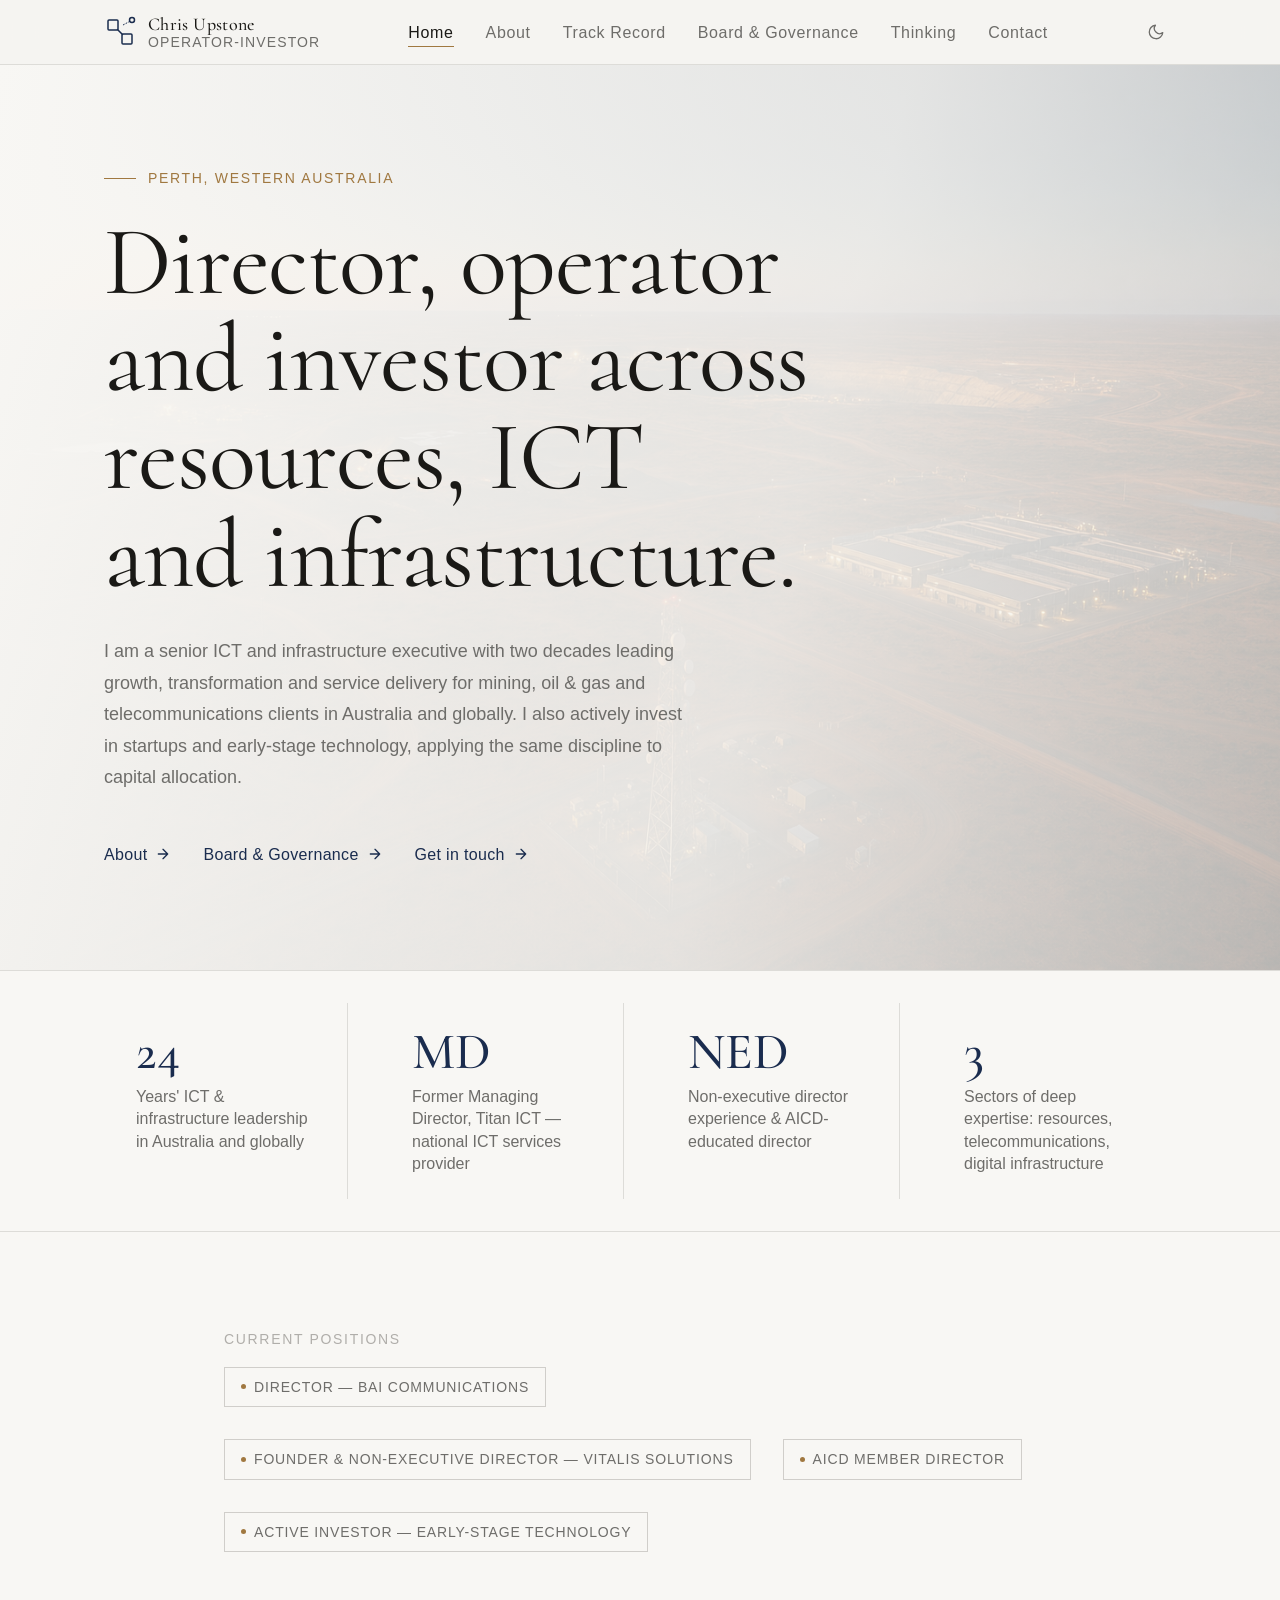
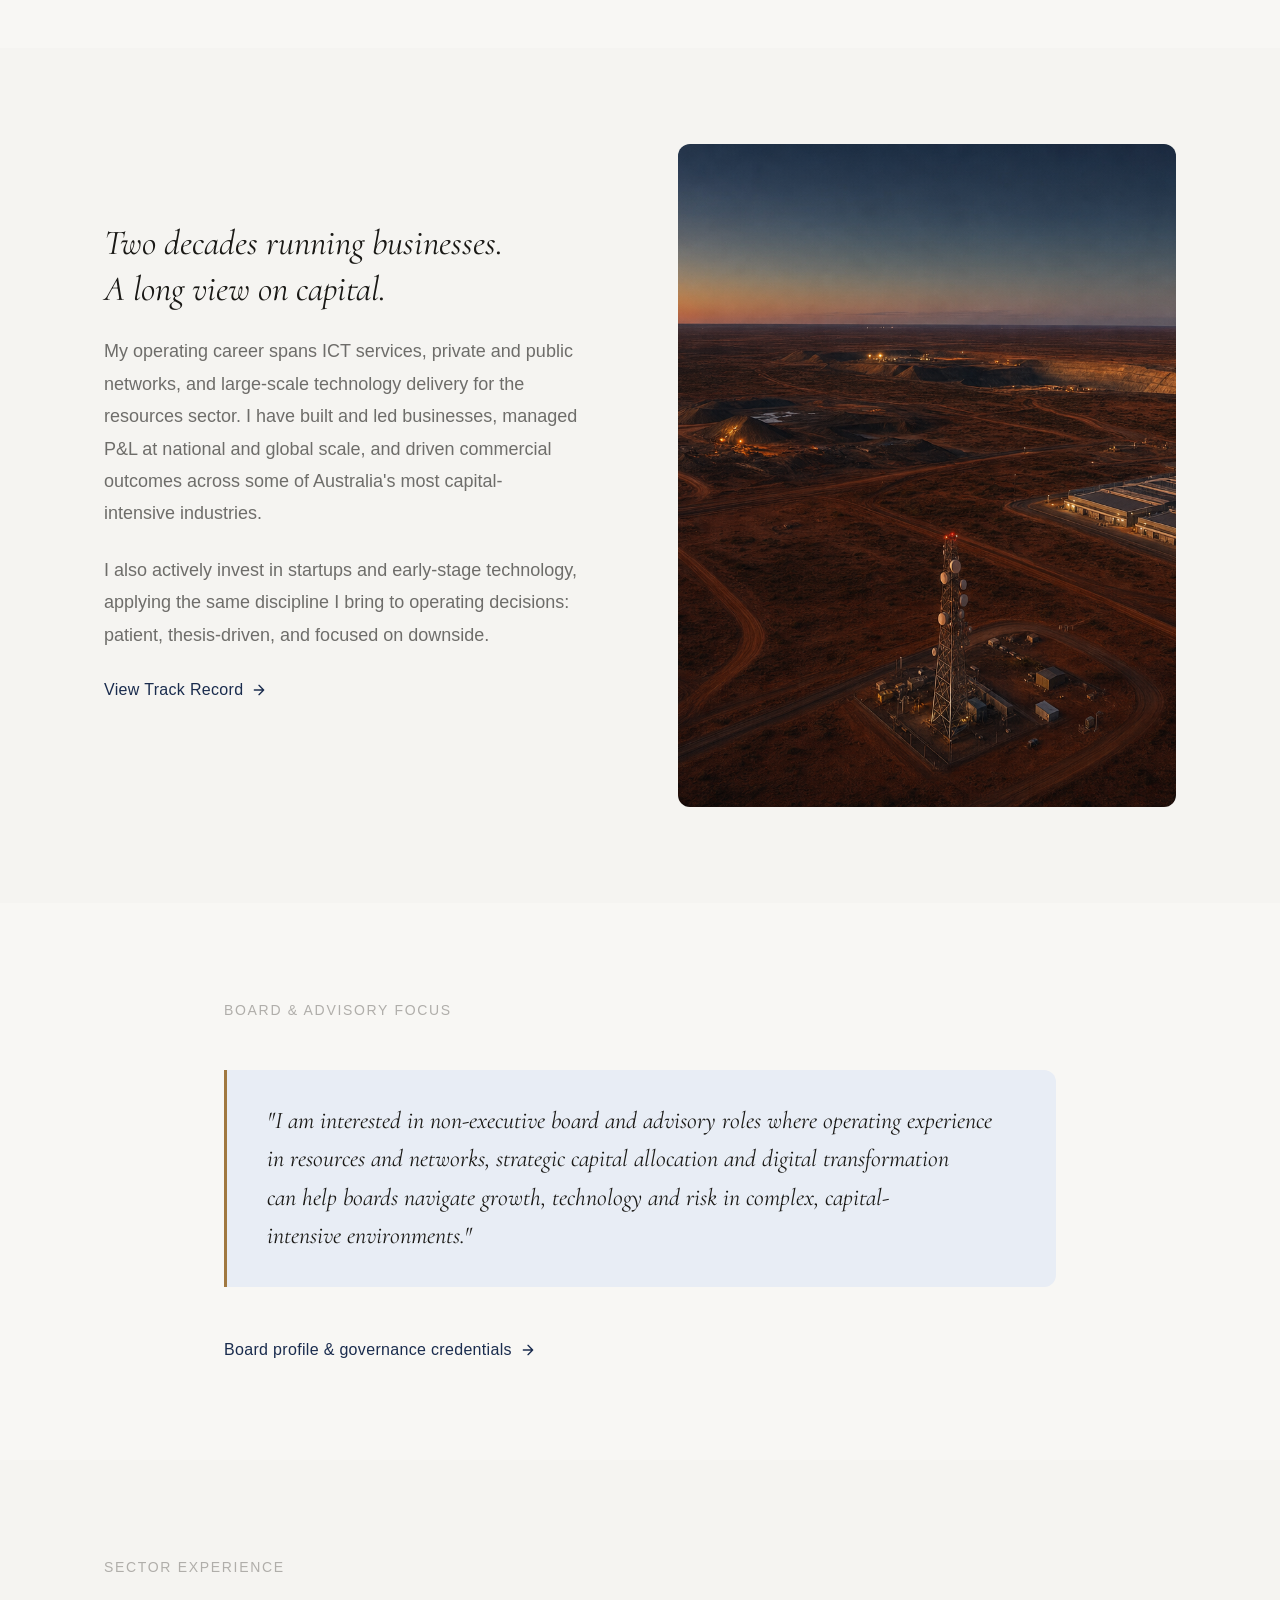
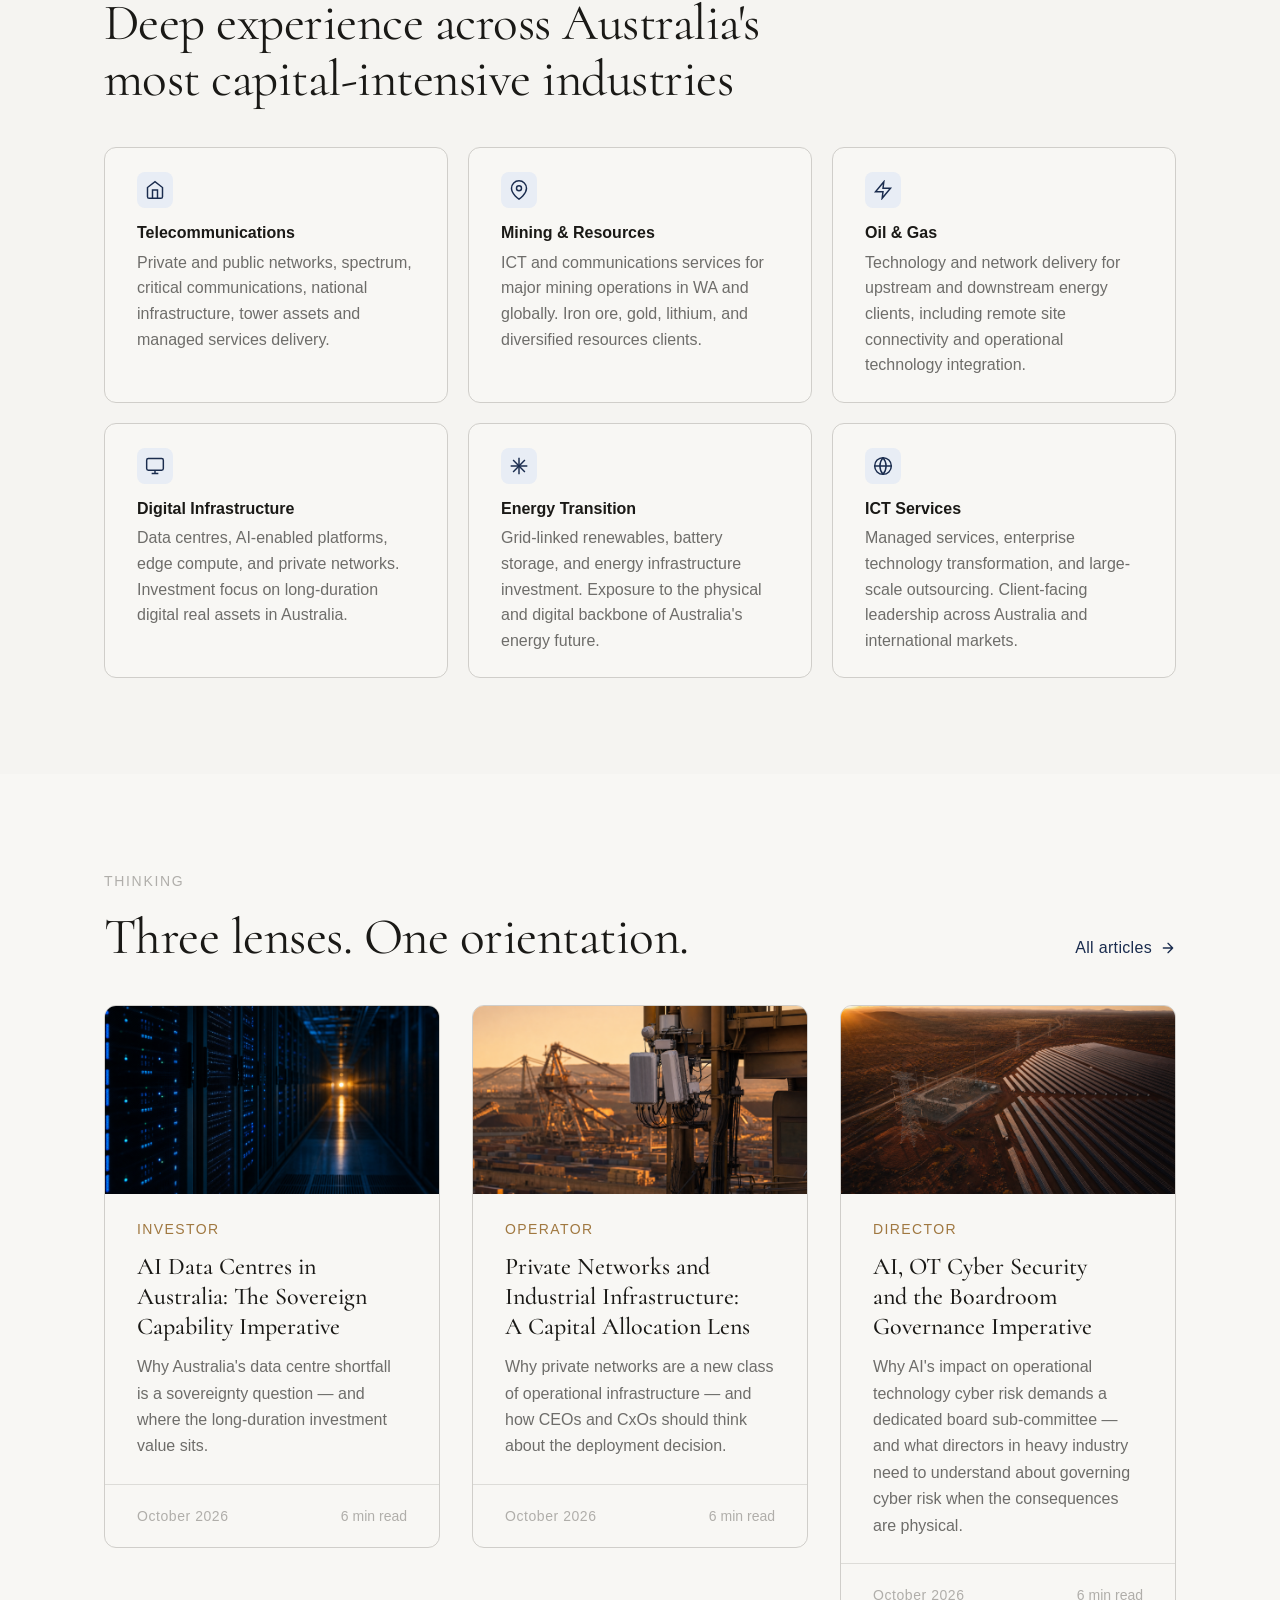
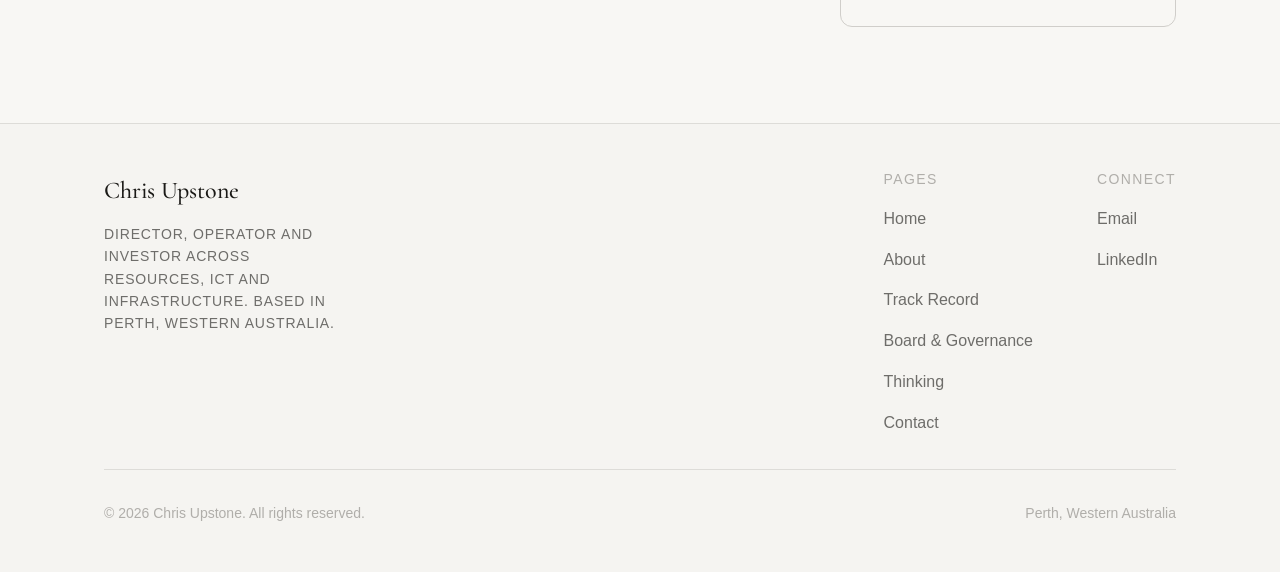
<file: index.html>
<!DOCTYPE html>
<html lang="en" data-theme="light">
<head>
  <meta charset="UTF-8">
  <meta name="viewport" content="width=device-width, initial-scale=1.0">

  <!-- =====================================================
    HOMEPAGE CONTENT — edit title, description, hero copy
    in this file. For proof points, edit below.
    ===================================================== -->
  <title>Chris Upstone — Operator-Investor, Telecommunications &amp; Infrastructure</title>
  <meta name="description" content="Senior ICT and infrastructure executive with 24 years' leadership in telecommunications, mining, oil and gas, and digital infrastructure. Operator-investor focused on networks, AI-enabled platforms and energy-linked assets.">

  <!-- Open Graph -->
  <meta property="og:type" content="website">
  <meta property="og:title" content="Chris Upstone — Operator-Investor">
  <meta property="og:description" content="Senior ICT and infrastructure executive. Operator and investor across telecommunications, resources, and digital infrastructure.">
  <meta property="og:image" content="./assets/images/hero-infrastructure.png">
  <meta property="og:url" content="https://chrisupstone.me">
  <meta name="twitter:card" content="summary_large_image">
  <meta name="twitter:title" content="Chris Upstone — Operator-Investor">
  <meta name="twitter:description" content="Senior ICT and infrastructure executive. Operator and investor across telecommunications, resources, and digital infrastructure.">
  <meta name="twitter:image" content="https://chrisupstone.me/assets/images/hero-infrastructure.png">

  <link rel="icon" type="image/svg+xml" href="./assets/favicon.svg">

  <!-- Structured data (Person) -->
  <script type="application/ld+json">
  {
    "@context": "https://schema.org",
    "@type": "Person",
    "name": "Chris Upstone",
    "jobTitle": "Director, Private and Public Networks",
    "worksFor": { "@type": "Organization", "name": "BAI Communications" },
    "description": "Senior ICT and infrastructure executive and operator-investor in telecommunications, resources, and digital infrastructure.",
    "address": { "@type": "PostalAddress", "addressLocality": "Perth", "addressRegion": "WA", "addressCountry": "AU" },
    "url": "https://chrisupstone.me",
    "sameAs": ["https://www.linkedin.com/in/cupstone"]
  }
  </script>

  <!-- Fonts: Cormorant (display serif) + Switzer (body sans) -->
  <link rel="preconnect" href="https://fonts.googleapis.com">
  <link rel="preconnect" href="https://fonts.gstatic.com" crossorigin>
  <link href="https://fonts.googleapis.com/css2?family=Cormorant:ital,wght@0,400;0,500;0,600;1,400;1,500&display=swap" rel="stylesheet">
  <link href="https://api.fontshare.com/v2/css?f[]=switzer@300,400,500,600&display=swap" rel="stylesheet">

  <link rel="stylesheet" href="./base.css">
  <link rel="stylesheet" href="./style.css">
</head>
<body>
  <div class="page-wrapper">

    <!-- Header (injected by components.js) -->
    <div id="site-header"></div>

    <main class="page-content" id="main-content">

      <!-- =========================================
           HERO SECTION
           Edit: headline, sub-copy below
           ========================================= -->
      <section class="hero" aria-labelledby="hero-headline">
        <div class="hero__bg">
          <img
            class="hero__bg-image"
            src="./assets/images/hero-infrastructure.png"
            alt="Aerial view of telecommunications and mining infrastructure in Western Australia at dusk"
            loading="eager"
            fetchpriority="high"
          >
          <div class="hero__bg-overlay"></div>
        </div>

        <div class="hero__content container">
          <!-- EDIT HERO EYEBROW LABEL BELOW -->
          <p class="hero__eyebrow">Perth, Western Australia</p>

          <!-- EDIT MAIN HEADLINE BELOW -->
          <h1 class="hero__headline" id="hero-headline">
            Director, operator and investor across resources, ICT and infrastructure.
          </h1>

          <!-- EDIT SUB-COPY BELOW -->
          <p class="hero__sub">
            I am a senior ICT and infrastructure executive with two decades leading growth, transformation and service delivery for mining, oil &amp; gas and telecommunications clients in Australia and globally. I also actively invest in startups and early-stage technology, applying the same discipline to capital allocation.
          </p>

          <!-- EDIT CTA LINKS BELOW -->
          <div class="role-strip">
            <a href="about.html" class="cta-link">
              About
              <svg width="16" height="16" viewBox="0 0 24 24" fill="none" stroke="currentColor" stroke-width="2" stroke-linecap="round" stroke-linejoin="round" aria-hidden="true"><path d="M5 12h14M12 5l7 7-7 7"/></svg>
            </a>
            <a href="board.html" class="cta-link">
              Board &amp; Governance
              <svg width="16" height="16" viewBox="0 0 24 24" fill="none" stroke="currentColor" stroke-width="2" stroke-linecap="round" stroke-linejoin="round" aria-hidden="true"><path d="M5 12h14M12 5l7 7-7 7"/></svg>
            </a>
            <a href="contact.html" class="cta-link">
              Get in touch
              <svg width="16" height="16" viewBox="0 0 24 24" fill="none" stroke="currentColor" stroke-width="2" stroke-linecap="round" stroke-linejoin="round" aria-hidden="true"><path d="M5 12h14M12 5l7 7-7 7"/></svg>
            </a>
          </div>
        </div>
      </section>

      <!-- =========================================
           PROOF POINTS BAR
           Edit: numbers and labels below
           ========================================= -->
      <section class="proof-bar" aria-label="Career highlights">
        <div class="container">
          <div class="proof-bar__inner">
            <!-- EDIT PROOF POINTS BELOW -->
            <div class="proof-item reveal">
              <div class="proof-item__number">24</div>
              <div class="proof-item__label">Years' ICT &amp; infrastructure leadership in Australia and globally</div>
            </div>
            <div class="proof-item reveal reveal--delay-1">
              <div class="proof-item__number">MD</div>
              <div class="proof-item__label">Former Managing Director, Titan ICT — national ICT services provider</div>
            </div>
            <div class="proof-item reveal reveal--delay-2">
              <div class="proof-item__number">NED</div>
              <div class="proof-item__label">Non-executive director experience &amp; AICD-educated director</div>
            </div>
            <div class="proof-item reveal reveal--delay-3">
              <div class="proof-item__number">3</div>
              <div class="proof-item__label">Sectors of deep expertise: resources, telecommunications, digital infrastructure</div>
            </div>
          </div>
        </div>
      </section>

      <!-- =========================================
           CURRENT ROLES STRIP
           ========================================= -->
      <section class="section section--alt">
        <div class="container container--narrow">
          <p class="section__label reveal">Current positions</p>
          <div class="role-strip reveal reveal--delay-1" role="list">
            <!-- EDIT CURRENT ROLES BELOW -->
            <span class="role-chip" role="listitem">
              <span class="role-chip__dot" aria-hidden="true"></span>
              Director — BAI Communications
            </span>
            <span class="role-chip" role="listitem">
              <span class="role-chip__dot" aria-hidden="true"></span>
              Founder & Non-Executive Director — Vitalis Solutions
            </span>
            <span class="role-chip" role="listitem">
              <span class="role-chip__dot" aria-hidden="true"></span>
              AICD Member Director
            </span>
            <span class="role-chip" role="listitem">
              <span class="role-chip__dot" aria-hidden="true"></span>
              Active investor — early-stage technology
            </span>
          </div>
        </div>
      </section>

      <!-- =========================================
           POSITIONING SUMMARY
           ========================================= -->
      <section class="section">
        <div class="container">
          <div class="about-grid">
            <div class="about-text">
              <p class="section__label reveal">Operator first, investor second</p>
              <!-- EDIT POSITIONING PARAGRAPHS BELOW -->
              <p class="reveal reveal--delay-1" style="font-family: var(--font-display); font-size: var(--text-xl); font-weight: 400; font-style: italic; line-height: 1.3; color: var(--color-text); max-width: 28ch;">
                Two decades running businesses. A long view on capital.
              </p>
              <p class="reveal reveal--delay-2" style="font-size: var(--text-base); color: var(--color-text-muted); line-height: 1.8; max-width: 58ch;">
                My operating career spans ICT services, private and public networks, and large-scale technology delivery for the resources sector. I have built and led businesses, managed P&amp;L at national and global scale, and driven commercial outcomes across some of Australia's most capital-intensive industries.
              </p>
              <p class="reveal reveal--delay-3" style="font-size: var(--text-base); color: var(--color-text-muted); line-height: 1.8; max-width: 58ch;">
                I also actively invest in startups and early-stage technology, applying the same discipline I bring to operating decisions: patient, thesis-driven, and focused on downside.
              </p>
              <div class="reveal reveal--delay-4">
                <a href="track-record.html" class="cta-link">
                  View Track Record
                  <svg width="16" height="16" viewBox="0 0 24 24" fill="none" stroke="currentColor" stroke-width="2" stroke-linecap="round" stroke-linejoin="round" aria-hidden="true"><path d="M5 12h14M12 5l7 7-7 7"/></svg>
                </a>
              </div>
            </div>
            <div class="reveal reveal--delay-2" style="position: relative; aspect-ratio: 3/4; border-radius: var(--radius-lg); overflow: hidden;">
              <img
                src="./assets/images/hero-infrastructure.png"
                alt="Telecommunications tower and mining infrastructure in Western Australia at dusk"
                style="width: 100%; height: 100%; object-fit: cover;"
                loading="lazy"
              >
            </div>
          </div>
        </div>
      </section>

      <!-- =========================================
           BOARD INTENT STATEMENT
           Edit: the quote text below
           ========================================= -->
      <section class="section section--alt">
        <div class="container container--narrow">
          <p class="section__label reveal">Board &amp; advisory focus</p>
          <div class="board-intent reveal reveal--delay-1">
            <!-- EDIT BOARD INTENT STATEMENT BELOW -->
            <p>
              "I am interested in non-executive board and advisory roles where operating experience in resources and networks, strategic capital allocation and digital transformation can help boards navigate growth, technology and risk in complex, capital-intensive environments."
            </p>
          </div>
          <div class="reveal reveal--delay-2" style="margin-top: var(--space-8);">
            <a href="board.html" class="cta-link">
              Board profile &amp; governance credentials
              <svg width="16" height="16" viewBox="0 0 24 24" fill="none" stroke="currentColor" stroke-width="2" stroke-linecap="round" stroke-linejoin="round" aria-hidden="true"><path d="M5 12h14M12 5l7 7-7 7"/></svg>
            </a>
          </div>
        </div>
      </section>

      <!-- =========================================
           SECTORS
           Edit: sector names and descriptions below
           ========================================= -->
      <section class="section">
        <div class="container">
          <p class="section__label reveal">Sector experience</p>
          <h2 class="section__title reveal reveal--delay-1">Deep experience across Australia's most capital-intensive industries</h2>
          <div class="skills-grid" style="margin-top: var(--space-10);">
            <!-- EDIT SECTORS BELOW — add/remove .skill-card blocks -->
            <div class="skill-card reveal">
              <div class="skill-card__icon" aria-hidden="true">
                <svg width="20" height="20" viewBox="0 0 24 24" fill="none" stroke="currentColor" stroke-width="1.75"><path d="M3 9l9-7 9 7v11a2 2 0 01-2 2H5a2 2 0 01-2-2z"/><polyline points="9,22 9,12 15,12 15,22"/></svg>
              </div>
              <h3 class="skill-card__title">Telecommunications</h3>
              <p class="skill-card__desc">Private and public networks, spectrum, critical communications, national infrastructure, tower assets and managed services delivery.</p>
            </div>
            <div class="skill-card reveal reveal--delay-1">
              <div class="skill-card__icon" aria-hidden="true">
                <svg width="20" height="20" viewBox="0 0 24 24" fill="none" stroke="currentColor" stroke-width="1.75"><path d="M21 10c0 7-9 13-9 13s-9-6-9-13a9 9 0 0118 0z"/><circle cx="12" cy="10" r="3"/></svg>
              </div>
              <h3 class="skill-card__title">Mining &amp; Resources</h3>
              <p class="skill-card__desc">ICT and communications services for major mining operations in WA and globally. Iron ore, gold, lithium, and diversified resources clients.</p>
            </div>
            <div class="skill-card reveal reveal--delay-2">
              <div class="skill-card__icon" aria-hidden="true">
                <svg width="20" height="20" viewBox="0 0 24 24" fill="none" stroke="currentColor" stroke-width="1.75"><path d="M13 2L3 14h9l-1 8 10-12h-9l1-8z"/></svg>
              </div>
              <h3 class="skill-card__title">Oil &amp; Gas</h3>
              <p class="skill-card__desc">Technology and network delivery for upstream and downstream energy clients, including remote site connectivity and operational technology integration.</p>
            </div>
            <div class="skill-card reveal reveal--delay-3">
              <div class="skill-card__icon" aria-hidden="true">
                <svg width="20" height="20" viewBox="0 0 24 24" fill="none" stroke="currentColor" stroke-width="1.75"><rect x="2" y="3" width="20" height="14" rx="2"/><path d="M8 21h8M12 17v4"/></svg>
              </div>
              <h3 class="skill-card__title">Digital Infrastructure</h3>
              <p class="skill-card__desc">Data centres, AI-enabled platforms, edge compute, and private networks. Investment focus on long-duration digital real assets in Australia.</p>
            </div>
            <div class="skill-card reveal">
              <div class="skill-card__icon" aria-hidden="true">
                <svg width="20" height="20" viewBox="0 0 24 24" fill="none" stroke="currentColor" stroke-width="1.75"><path d="M12 2v20M2 12h20"/><path d="M4.93 4.93l14.14 14.14M19.07 4.93L4.93 19.07"/></svg>
              </div>
              <h3 class="skill-card__title">Energy Transition</h3>
              <p class="skill-card__desc">Grid-linked renewables, battery storage, and energy infrastructure investment. Exposure to the physical and digital backbone of Australia's energy future.</p>
            </div>
            <div class="skill-card reveal reveal--delay-1">
              <div class="skill-card__icon" aria-hidden="true">
                <svg width="20" height="20" viewBox="0 0 24 24" fill="none" stroke="currentColor" stroke-width="1.75"><circle cx="12" cy="12" r="10"/><path d="M2 12h20M12 2a15.3 15.3 0 010 20M12 2a15.3 15.3 0 000 20"/></svg>
              </div>
              <h3 class="skill-card__title">ICT Services</h3>
              <p class="skill-card__desc">Managed services, enterprise technology transformation, and large-scale outsourcing. Client-facing leadership across Australia and international markets.</p>
            </div>
          </div>
        </div>
      </section>

      <!-- =========================================
           LATEST THINKING
           ========================================= -->
      <section class="section section--alt">
        <div class="container">
          <div style="display: flex; align-items: flex-end; justify-content: space-between; flex-wrap: wrap; gap: var(--space-6); margin-bottom: var(--space-10);">
            <div>
              <p class="section__label reveal">Thinking</p>
              <h2 class="section__title reveal reveal--delay-1" style="margin-bottom: 0;">Three lenses. One orientation.</h2>
            </div>
            <a href="thinking.html" class="cta-link reveal" style="flex-shrink: 0; margin-bottom: 4px;">
              All articles
              <svg width="16" height="16" viewBox="0 0 24 24" fill="none" stroke="currentColor" stroke-width="2" stroke-linecap="round" stroke-linejoin="round" aria-hidden="true"><path d="M5 12h14M12 5l7 7-7 7"/></svg>
            </a>
          </div>

          <div class="articles-grid">
            <a href="articles/ai-data-centres-australia.html" class="article-card-link">
            <article class="article-card reveal">
              <div class="article-card__image">
                <img src="./assets/images/thinking-datacentre.png" alt="Data centre server rows" loading="lazy">
              </div>
              <div class="article-card__body">
                <span class="article-card__category">Investor</span>
                <h3 class="article-card__title">AI Data Centres in Australia: The Sovereign Capability Imperative</h3>
                <p class="article-card__excerpt">Why Australia's data centre shortfall is a sovereignty question — and where the long-duration investment value sits.</p>
              </div>
              <div class="article-card__footer">
                <span class="article-card__date">October 2026</span>
                <span class="article-card__read-time">6 min read</span>
              </div>
            </article>
            </a>

            <a href="articles/private-networks-capital-allocation.html" class="article-card-link">
            <article class="article-card reveal reveal--delay-1">
              <div class="article-card__image">
                <img src="./assets/images/thinking-privatenetworks.png" alt="Industrial wireless network equipment at a mining port" loading="lazy">
              </div>
              <div class="article-card__body">
                <span class="article-card__category">Operator</span>
                <h3 class="article-card__title">Private Networks and Industrial Infrastructure: A Capital Allocation Lens</h3>
                <p class="article-card__excerpt">Why private networks are a new class of operational infrastructure — and how CEOs and CxOs should think about the deployment decision.</p>
              </div>
              <div class="article-card__footer">
                <span class="article-card__date">October 2026</span>
                <span class="article-card__read-time">6 min read</span>
              </div>
            </article>
            </a>

            <a href="articles/ai-ot-cyber-security-governance.html" class="article-card-link">
            <article class="article-card reveal reveal--delay-2">
              <div class="article-card__image">
                <img src="./assets/images/thinking-energytransition.png" alt="Industrial control systems and digital infrastructure" loading="lazy">
              </div>
              <div class="article-card__body">
                <span class="article-card__category">Director</span>
                <h3 class="article-card__title">AI, OT Cyber Security and the Boardroom Governance Imperative</h3>
                <p class="article-card__excerpt">Why AI's impact on operational technology cyber risk demands a dedicated board sub-committee — and what directors in heavy industry need to understand about governing cyber risk when the consequences are physical.</p>
              </div>
              <div class="article-card__footer">
                <span class="article-card__date">October 2026</span>
                <span class="article-card__read-time">6 min read</span>
              </div>
            </article>
            </a>
          </div>
        </div>
      </section>

    </main>

    <!-- Footer (injected by components.js) -->
    <div id="site-footer"></div>
  </div>

  <script src="./components.js"></script>
</body>
</html>
</file>
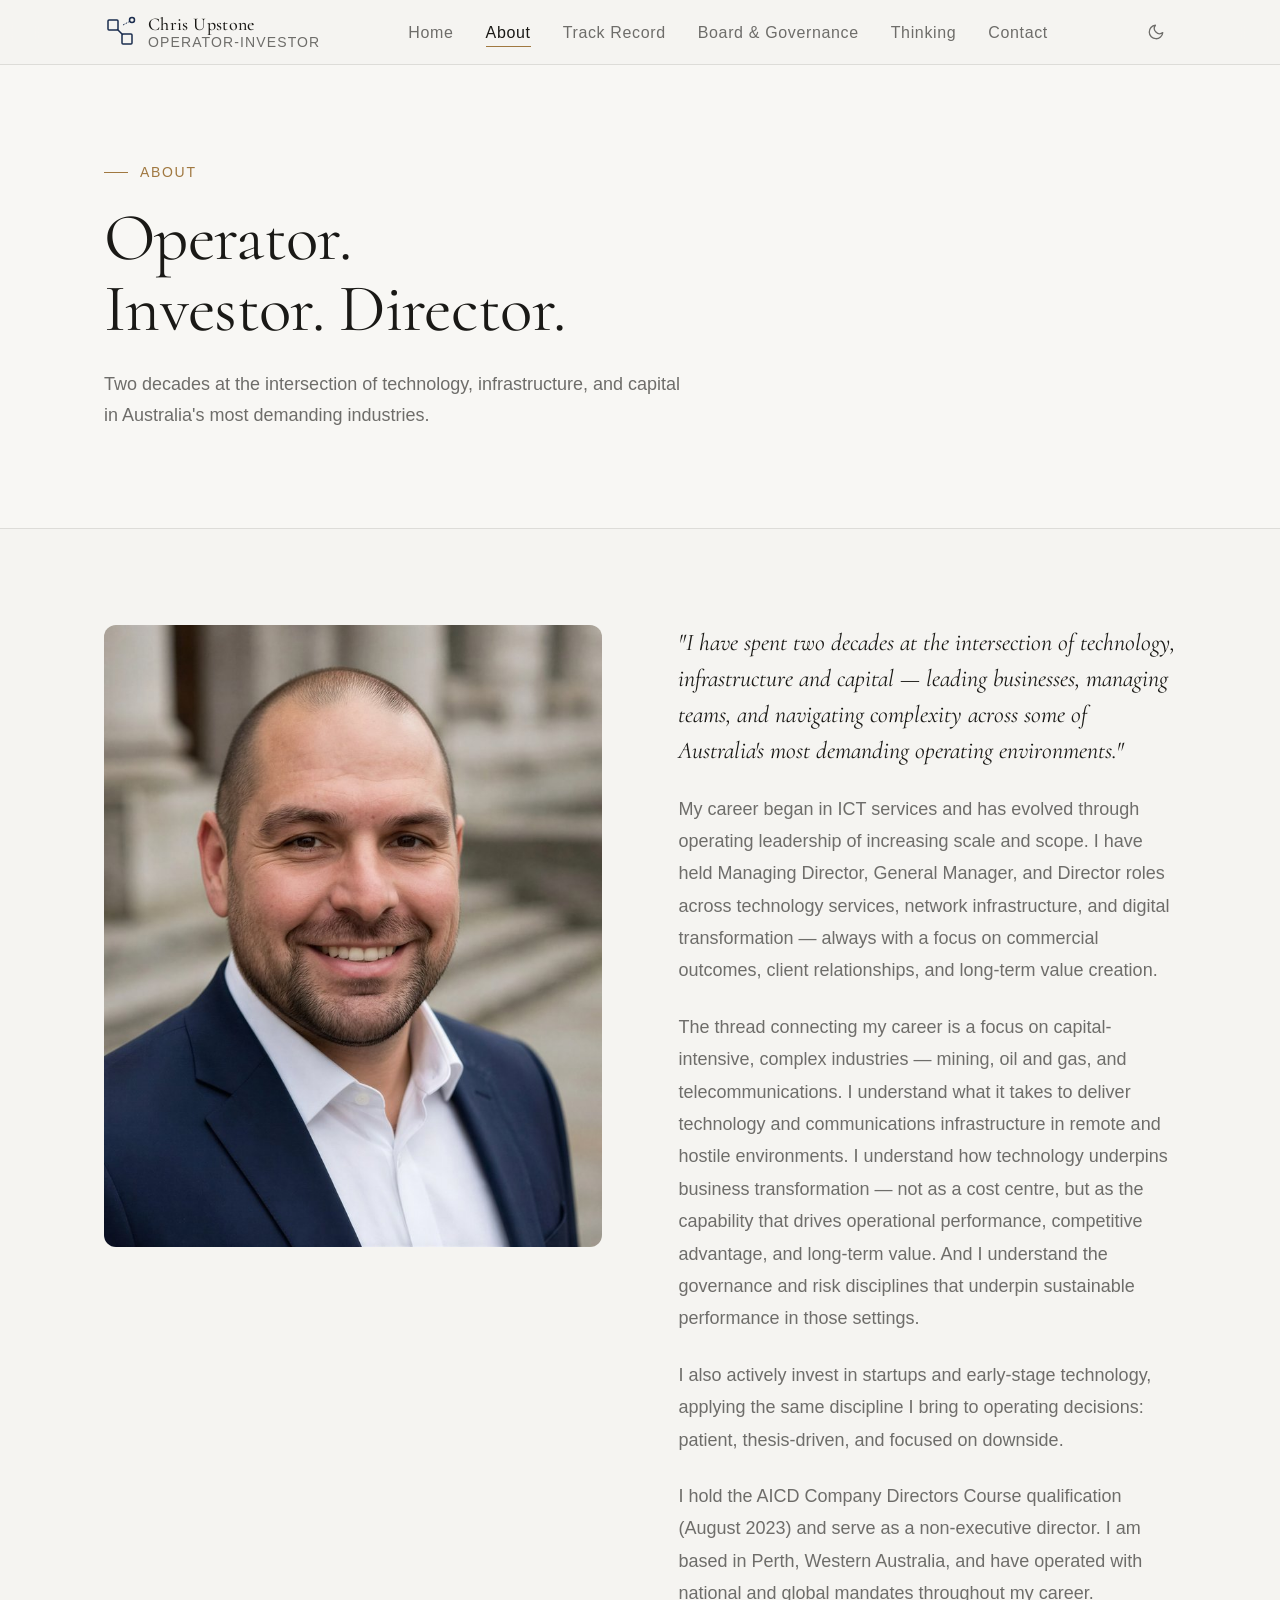
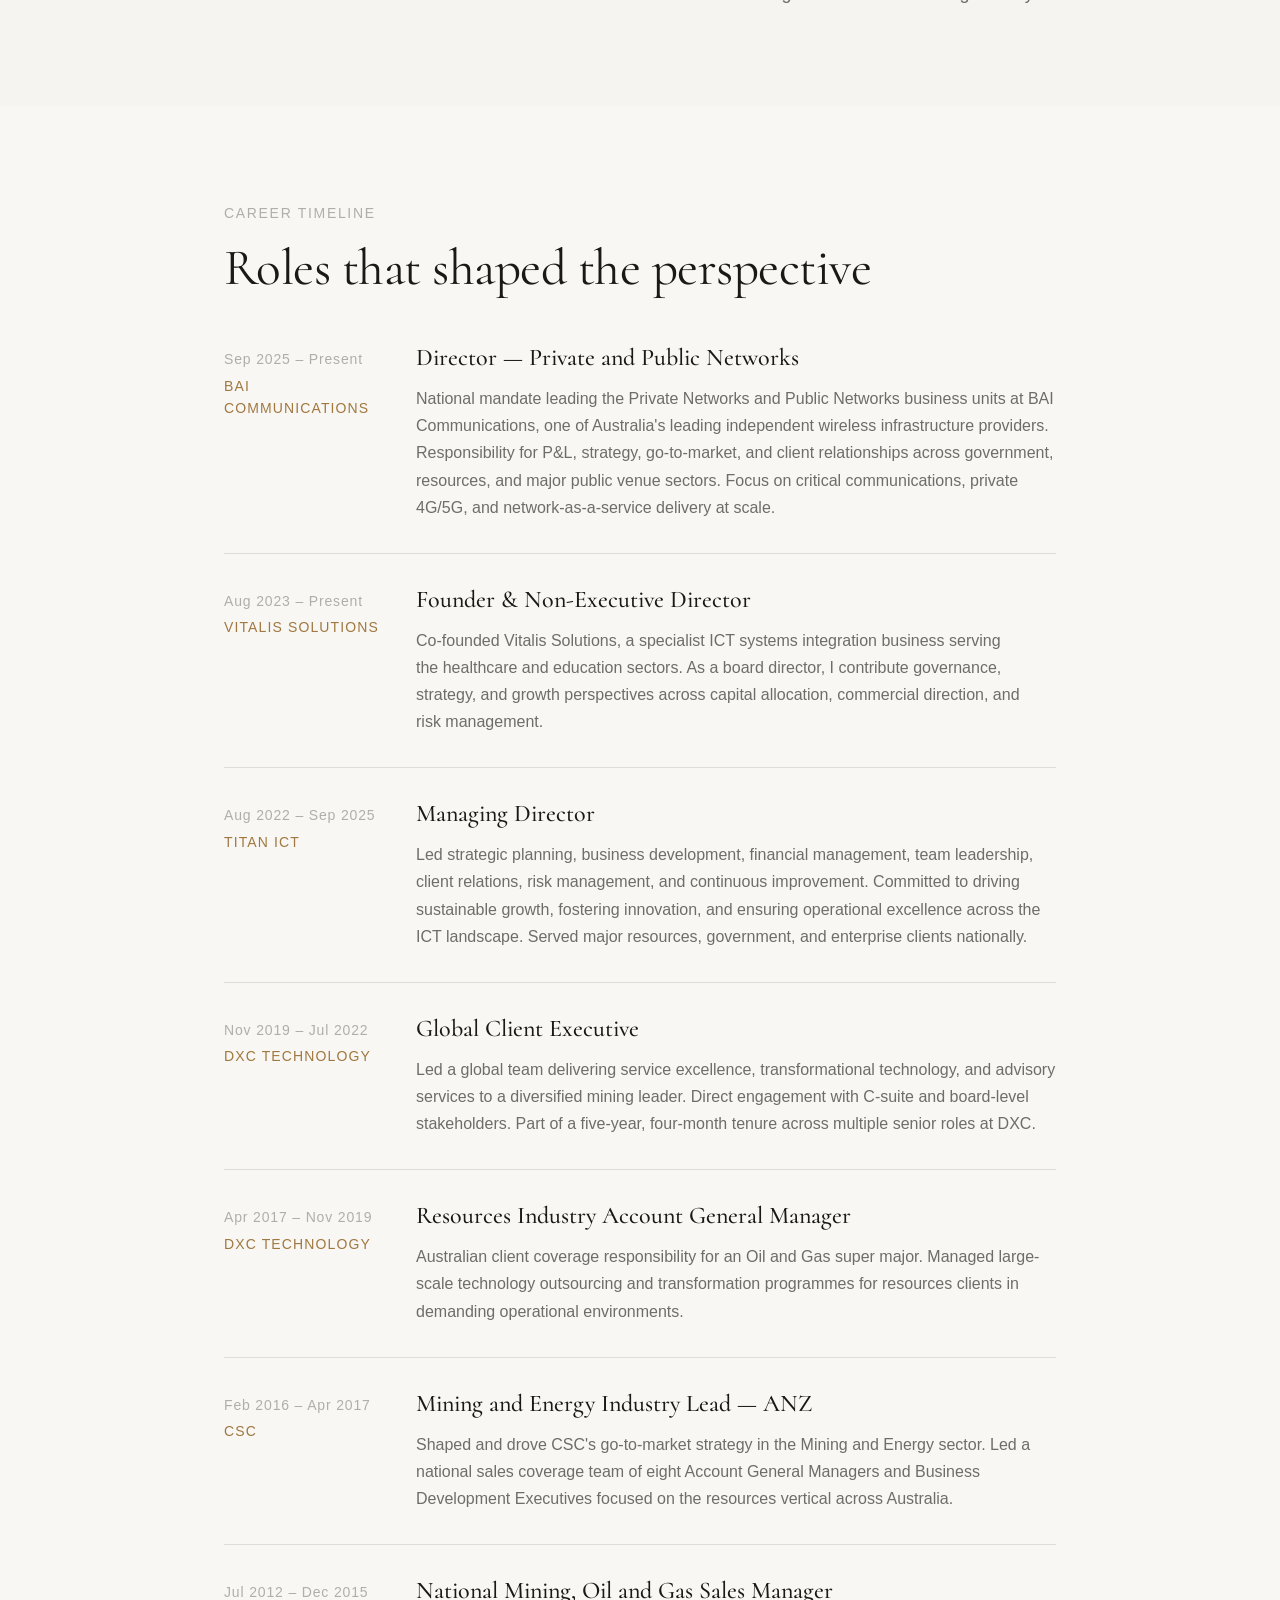
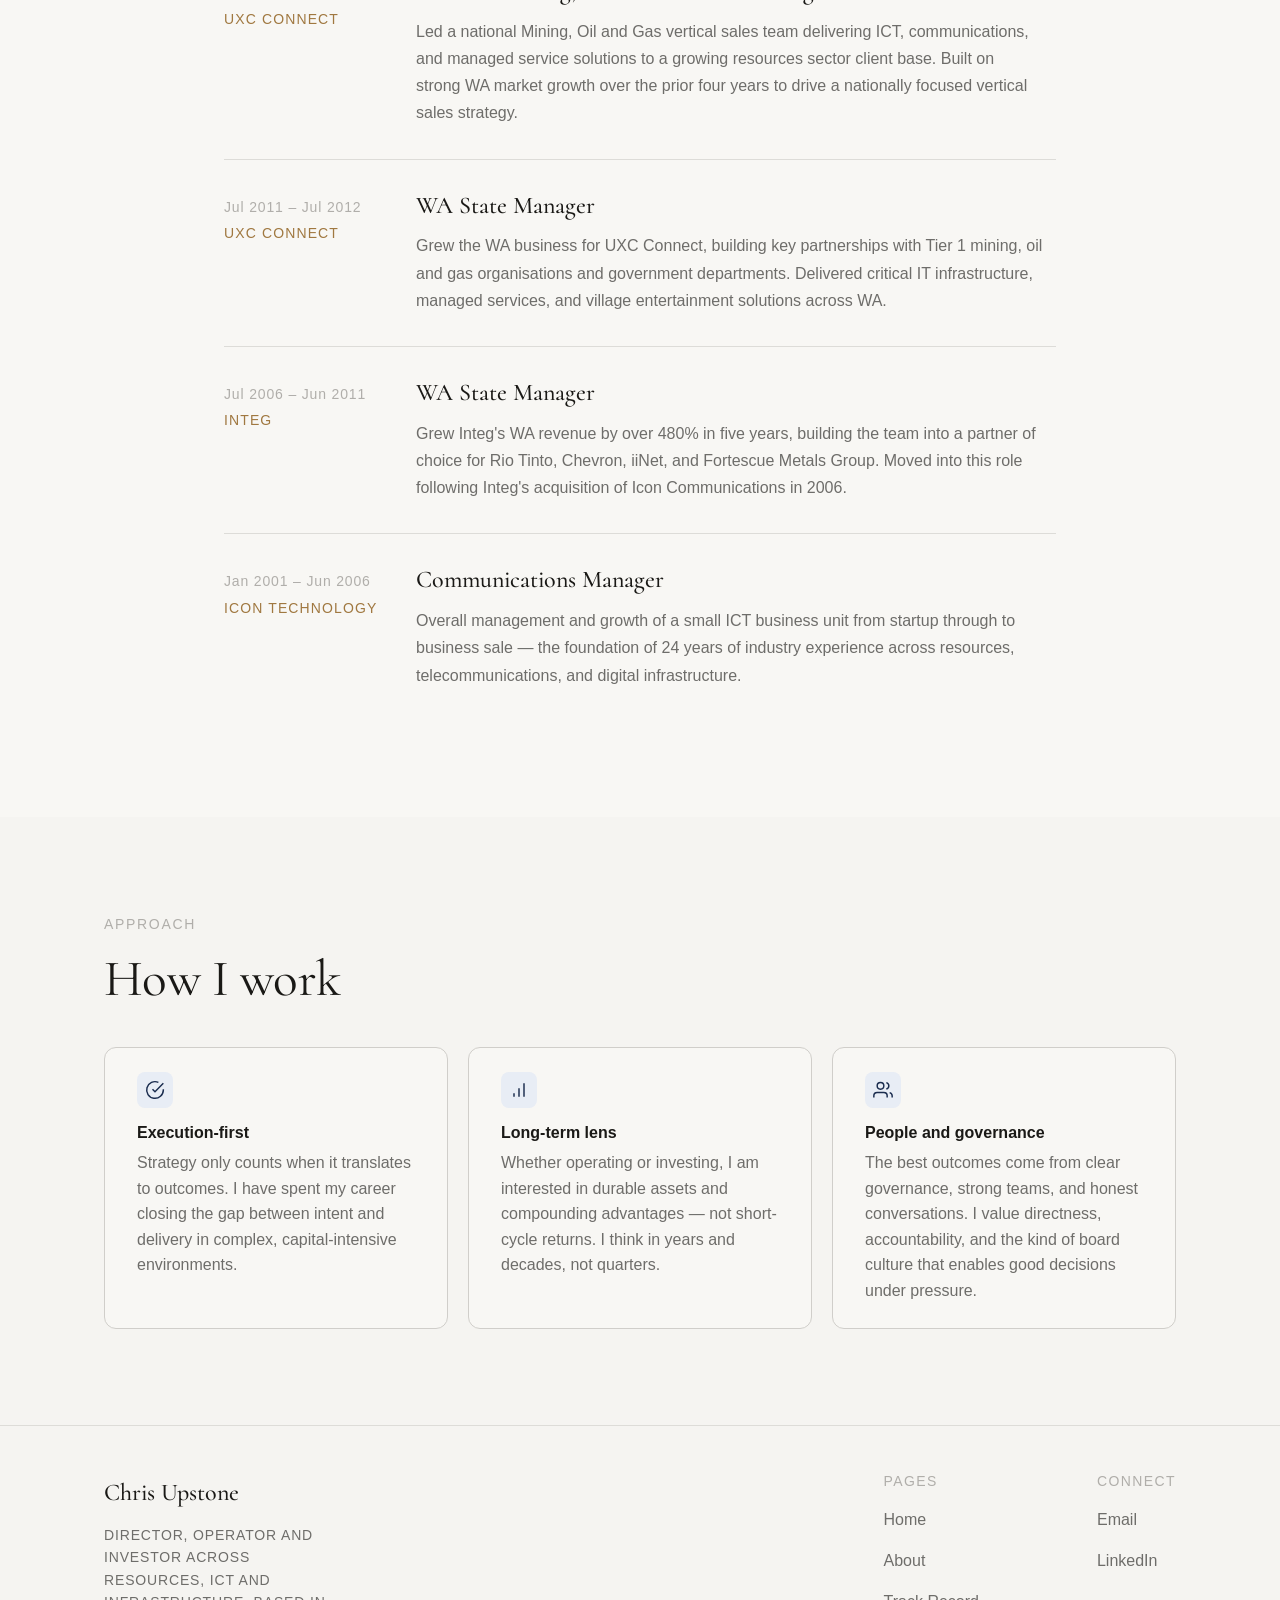
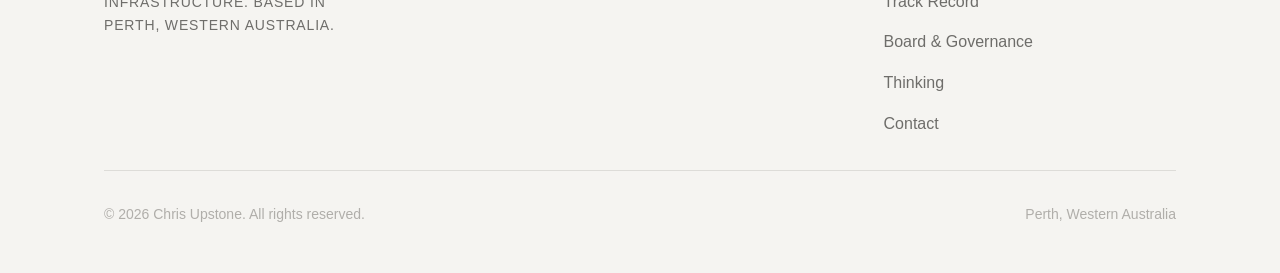
<file: about.html>
<!DOCTYPE html>
<html lang="en" data-theme="light">
<head>
  <meta charset="UTF-8">
  <meta name="viewport" content="width=device-width, initial-scale=1.0">

  <!-- =====================================================
    ABOUT PAGE CONTENT — edit biography text below
    ===================================================== -->
  <title>About — Chris Upstone</title>
  <meta name="description" content="Senior ICT and infrastructure executive with two decades leading growth and transformation across mining, oil and gas, and telecommunications. Operator and investor based in Perth, Western Australia.">

  <!-- Open Graph -->
  <meta property="og:title" content="About — Chris Upstone">
  <meta property="og:description" content="Operator-investor with 24 years' leadership in telecommunications, resources, and digital infrastructure.">
  <meta property="og:image" content="./assets/images/about-portrait.jpg">
  <meta property="og:type" content="website">
  <meta property="og:url" content="https://chrisupstone.me/about.html">
  <meta name="twitter:card" content="summary_large_image">
  <meta name="twitter:title" content="About — Chris Upstone">
  <meta name="twitter:description" content="Operator-investor with 24 years' leadership in telecommunications, resources, and digital infrastructure.">
  <meta name="twitter:image" content="https://chrisupstone.me/assets/images/about-portrait.jpg">

  <link rel="icon" type="image/svg+xml" href="./assets/favicon.svg">

  <link rel="preconnect" href="https://fonts.googleapis.com">
  <link rel="preconnect" href="https://fonts.gstatic.com" crossorigin>
  <link href="https://fonts.googleapis.com/css2?family=Cormorant:ital,wght@0,400;0,500;0,600;1,400;1,500&display=swap" rel="stylesheet">
  <link href="https://api.fontshare.com/v2/css?f[]=switzer@300,400,500,600&display=swap" rel="stylesheet">

  <link rel="stylesheet" href="./base.css">
  <link rel="stylesheet" href="./style.css">
</head>
<body>
  <div class="page-wrapper">
    <div id="site-header"></div>

    <main class="page-content" id="main-content">

      <!-- =========================================
           PAGE HERO
           Edit: label and title below
           ========================================= -->
      <section class="page-hero">
        <div class="container">
          <p class="page-hero__label">About</p>
          <!-- EDIT PAGE TITLE BELOW -->
          <h1 class="page-hero__title">Operator. Investor. Director.</h1>
          <p class="page-hero__desc">Two decades at the intersection of technology, infrastructure, and capital in Australia's most demanding industries.</p>
        </div>
      </section>

      <!-- =========================================
           BIOGRAPHY SECTION
           Edit: biography paragraphs below
           ========================================= -->
      <section class="section">
        <div class="container">
          <div class="about-grid">
            <div class="about-image-block reveal">
              <img
                src="./assets/images/about-portrait.jpg"
                alt="Chris Upstone — senior executive, Perth Western Australia"
                loading="lazy"
              >
            </div>

            <div class="about-text">
              <!-- EDIT BIOGRAPHY TEXT BELOW — all paragraphs are in first person -->
              <p class="reveal">
                "I have spent two decades at the intersection of technology, infrastructure and capital — leading businesses, managing teams, and navigating complexity across some of Australia's most demanding operating environments."
              </p>

              <p class="reveal reveal--delay-1">
                My career began in ICT services and has evolved through operating leadership of increasing scale and scope. I have held Managing Director, General Manager, and Director roles across technology services, network infrastructure, and digital transformation — always with a focus on commercial outcomes, client relationships, and long-term value creation.
              </p>

              <p class="reveal reveal--delay-2">
                The thread connecting my career is a focus on capital-intensive, complex industries — mining, oil and gas, and telecommunications. I understand what it takes to deliver technology and communications infrastructure in remote and hostile environments. I understand how technology underpins business transformation — not as a cost centre, but as the capability that drives operational performance, competitive advantage, and long-term value. And I understand the governance and risk disciplines that underpin sustainable performance in those settings.
              </p>

              <p class="reveal reveal--delay-2">
                I also actively invest in startups and early-stage technology, applying the same discipline I bring to operating decisions: patient, thesis-driven, and focused on downside.
              </p>

              <p class="reveal reveal--delay-3">
                I hold the AICD Company Directors Course qualification (August 2023) and serve as a non-executive director. I am based in Perth, Western Australia, and have operated with national and global mandates throughout my career.
              </p>
            </div>
          </div>
        </div>
      </section>

      <!-- =========================================
           CAREER TIMELINE
           Edit: each .career-item to update roles,
           companies, years and descriptions.
           Dates are sourced from LinkedIn profile.
           ========================================= -->
      <section class="section section--alt">
        <div class="container container--narrow">
          <p class="section__label reveal">Career timeline</p>
          <h2 class="section__title reveal reveal--delay-1">Roles that shaped the perspective</h2>

          <div class="career-list" style="margin-top: var(--space-12);" role="list">

            <!-- EDIT CAREER ITEMS BELOW — add or remove .career-item blocks as needed -->

            <div class="career-item reveal" role="listitem">
              <div class="career-item__meta">
                <span class="career-item__years">Sep 2025 &ndash; Present</span>
                <span class="career-item__co">BAI Communications</span>
              </div>
              <div class="career-item__content">
                <h3 class="career-item__role">Director &mdash; Private and Public Networks</h3>
                <p class="career-item__desc">
                  National mandate leading the Private Networks and Public Networks business units at BAI Communications, one of Australia's leading independent wireless infrastructure providers. Responsibility for P&amp;L, strategy, go-to-market, and client relationships across government, resources, and major public venue sectors. Focus on critical communications, private 4G/5G, and network-as-a-service delivery at scale.
                </p>
              </div>
            </div>

            <div class="career-item reveal" role="listitem">
              <div class="career-item__meta">
                <span class="career-item__years">Aug 2023 &ndash; Present</span>
                <span class="career-item__co">Vitalis Solutions</span>
              </div>
              <div class="career-item__content">
                <h3 class="career-item__role">Founder & Non-Executive Director</h3>
                <p class="career-item__desc">
                  Co-founded Vitalis Solutions, a specialist ICT systems integration business serving the healthcare and education sectors. As a board director, I contribute governance, strategy, and growth perspectives across capital allocation, commercial direction, and risk management.
                </p>
              </div>
            </div>

            <div class="career-item reveal" role="listitem">
              <div class="career-item__meta">
                <span class="career-item__years">Aug 2022 &ndash; Sep 2025</span>
                <span class="career-item__co">Titan ICT</span>
              </div>
              <div class="career-item__content">
                <h3 class="career-item__role">Managing Director</h3>
                <p class="career-item__desc">
                  Led strategic planning, business development, financial management, team leadership, client relations, risk management, and continuous improvement. Committed to driving sustainable growth, fostering innovation, and ensuring operational excellence across the ICT landscape. Served major resources, government, and enterprise clients nationally.
                </p>
              </div>
            </div>

            <div class="career-item reveal" role="listitem">
              <div class="career-item__meta">
                <span class="career-item__years">Nov 2019 &ndash; Jul 2022</span>
                <span class="career-item__co">DXC Technology</span>
              </div>
              <div class="career-item__content">
                <h3 class="career-item__role">Global Client Executive</h3>
                <p class="career-item__desc">
                  Led a global team delivering service excellence, transformational technology, and advisory services to a diversified mining leader. Direct engagement with C-suite and board-level stakeholders. Part of a five-year, four-month tenure across multiple senior roles at DXC.
                </p>
              </div>
            </div>

            <div class="career-item reveal" role="listitem">
              <div class="career-item__meta">
                <span class="career-item__years">Apr 2017 &ndash; Nov 2019</span>
                <span class="career-item__co">DXC Technology</span>
              </div>
              <div class="career-item__content">
                <h3 class="career-item__role">Resources Industry Account General Manager</h3>
                <p class="career-item__desc">
                  Australian client coverage responsibility for an Oil and Gas super major. Managed large-scale technology outsourcing and transformation programmes for resources clients in demanding operational environments.
                </p>
              </div>
            </div>

            <div class="career-item reveal" role="listitem">
              <div class="career-item__meta">
                <span class="career-item__years">Feb 2016 &ndash; Apr 2017</span>
                <span class="career-item__co">CSC</span>
              </div>
              <div class="career-item__content">
                <h3 class="career-item__role">Mining and Energy Industry Lead &mdash; ANZ</h3>
                <p class="career-item__desc">
                  Shaped and drove CSC's go-to-market strategy in the Mining and Energy sector. Led a national sales coverage team of eight Account General Managers and Business Development Executives focused on the resources vertical across Australia.
                </p>
              </div>
            </div>

            <div class="career-item reveal" role="listitem">
              <div class="career-item__meta">
                <span class="career-item__years">Jul 2012 &ndash; Dec 2015</span>
                <span class="career-item__co">UXC Connect</span>
              </div>
              <div class="career-item__content">
                <h3 class="career-item__role">National Mining, Oil and Gas Sales Manager</h3>
                <p class="career-item__desc">
                  Led a national Mining, Oil and Gas vertical sales team delivering ICT, communications, and managed service solutions to a growing resources sector client base. Built on strong WA market growth over the prior four years to drive a nationally focused vertical sales strategy.
                </p>
              </div>
            </div>

            <div class="career-item reveal" role="listitem">
              <div class="career-item__meta">
                <span class="career-item__years">Jul 2011 &ndash; Jul 2012</span>
                <span class="career-item__co">UXC Connect</span>
              </div>
              <div class="career-item__content">
                <h3 class="career-item__role">WA State Manager</h3>
                <p class="career-item__desc">
                  Grew the WA business for UXC Connect, building key partnerships with Tier 1 mining, oil and gas organisations and government departments. Delivered critical IT infrastructure, managed services, and village entertainment solutions across WA.
                </p>
              </div>
            </div>

            <div class="career-item reveal" role="listitem">
              <div class="career-item__meta">
                <span class="career-item__years">Jul 2006 &ndash; Jun 2011</span>
                <span class="career-item__co">Integ</span>
              </div>
              <div class="career-item__content">
                <h3 class="career-item__role">WA State Manager</h3>
                <p class="career-item__desc">
                  Grew Integ's WA revenue by over 480% in five years, building the team into a partner of choice for Rio Tinto, Chevron, iiNet, and Fortescue Metals Group. Moved into this role following Integ's acquisition of Icon Communications in 2006.
                </p>
              </div>
            </div>

            <div class="career-item reveal" role="listitem">
              <div class="career-item__meta">
                <span class="career-item__years">Jan 2001 &ndash; Jun 2006</span>
                <span class="career-item__co">Icon Technology</span>
              </div>
              <div class="career-item__content">
                <h3 class="career-item__role">Communications Manager</h3>
                <p class="career-item__desc">
                  Overall management and growth of a small ICT business unit from startup through to business sale &mdash; the foundation of 24 years of industry experience across resources, telecommunications, and digital infrastructure.
                </p>
              </div>
            </div>

          </div>
        </div>
      </section>

      <!-- =========================================
           VALUES / APPROACH
           Edit: the three principles below
           ========================================= -->
      <section class="section">
        <div class="container">
          <p class="section__label reveal">Approach</p>
          <h2 class="section__title reveal reveal--delay-1">How I work</h2>

          <div class="skills-grid" style="margin-top: var(--space-10);">
            <!-- EDIT PRINCIPLES BELOW -->
            <div class="skill-card reveal">
              <div class="skill-card__icon" aria-hidden="true">
                <svg width="20" height="20" viewBox="0 0 24 24" fill="none" stroke="currentColor" stroke-width="1.75"><path d="M22 11.08V12a10 10 0 11-5.93-9.14"/><polyline points="22 4 12 14.01 9 11.01"/></svg>
              </div>
              <h3 class="skill-card__title">Execution-first</h3>
              <p class="skill-card__desc">Strategy only counts when it translates to outcomes. I have spent my career closing the gap between intent and delivery in complex, capital-intensive environments.</p>
            </div>
            <div class="skill-card reveal reveal--delay-1">
              <div class="skill-card__icon" aria-hidden="true">
                <svg width="20" height="20" viewBox="0 0 24 24" fill="none" stroke="currentColor" stroke-width="1.75"><path d="M12 20V10"/><path d="M18 20V4"/><path d="M6 20v-4"/></svg>
              </div>
              <h3 class="skill-card__title">Long-term lens</h3>
              <p class="skill-card__desc">Whether operating or investing, I am interested in durable assets and compounding advantages — not short-cycle returns. I think in years and decades, not quarters.</p>
            </div>
            <div class="skill-card reveal reveal--delay-2">
              <div class="skill-card__icon" aria-hidden="true">
                <svg width="20" height="20" viewBox="0 0 24 24" fill="none" stroke="currentColor" stroke-width="1.75"><path d="M17 21v-2a4 4 0 00-4-4H5a4 4 0 00-4 4v2"/><circle cx="9" cy="7" r="4"/><path d="M23 21v-2a4 4 0 00-3-3.87"/><path d="M16 3.13a4 4 0 010 7.75"/></svg>
              </div>
              <h3 class="skill-card__title">People and governance</h3>
              <p class="skill-card__desc">The best outcomes come from clear governance, strong teams, and honest conversations. I value directness, accountability, and the kind of board culture that enables good decisions under pressure.</p>
            </div>
          </div>
        </div>
      </section>

    </main>

    <div id="site-footer"></div>
  </div>

  <script src="./components.js"></script>
</body>
</html>
</file>
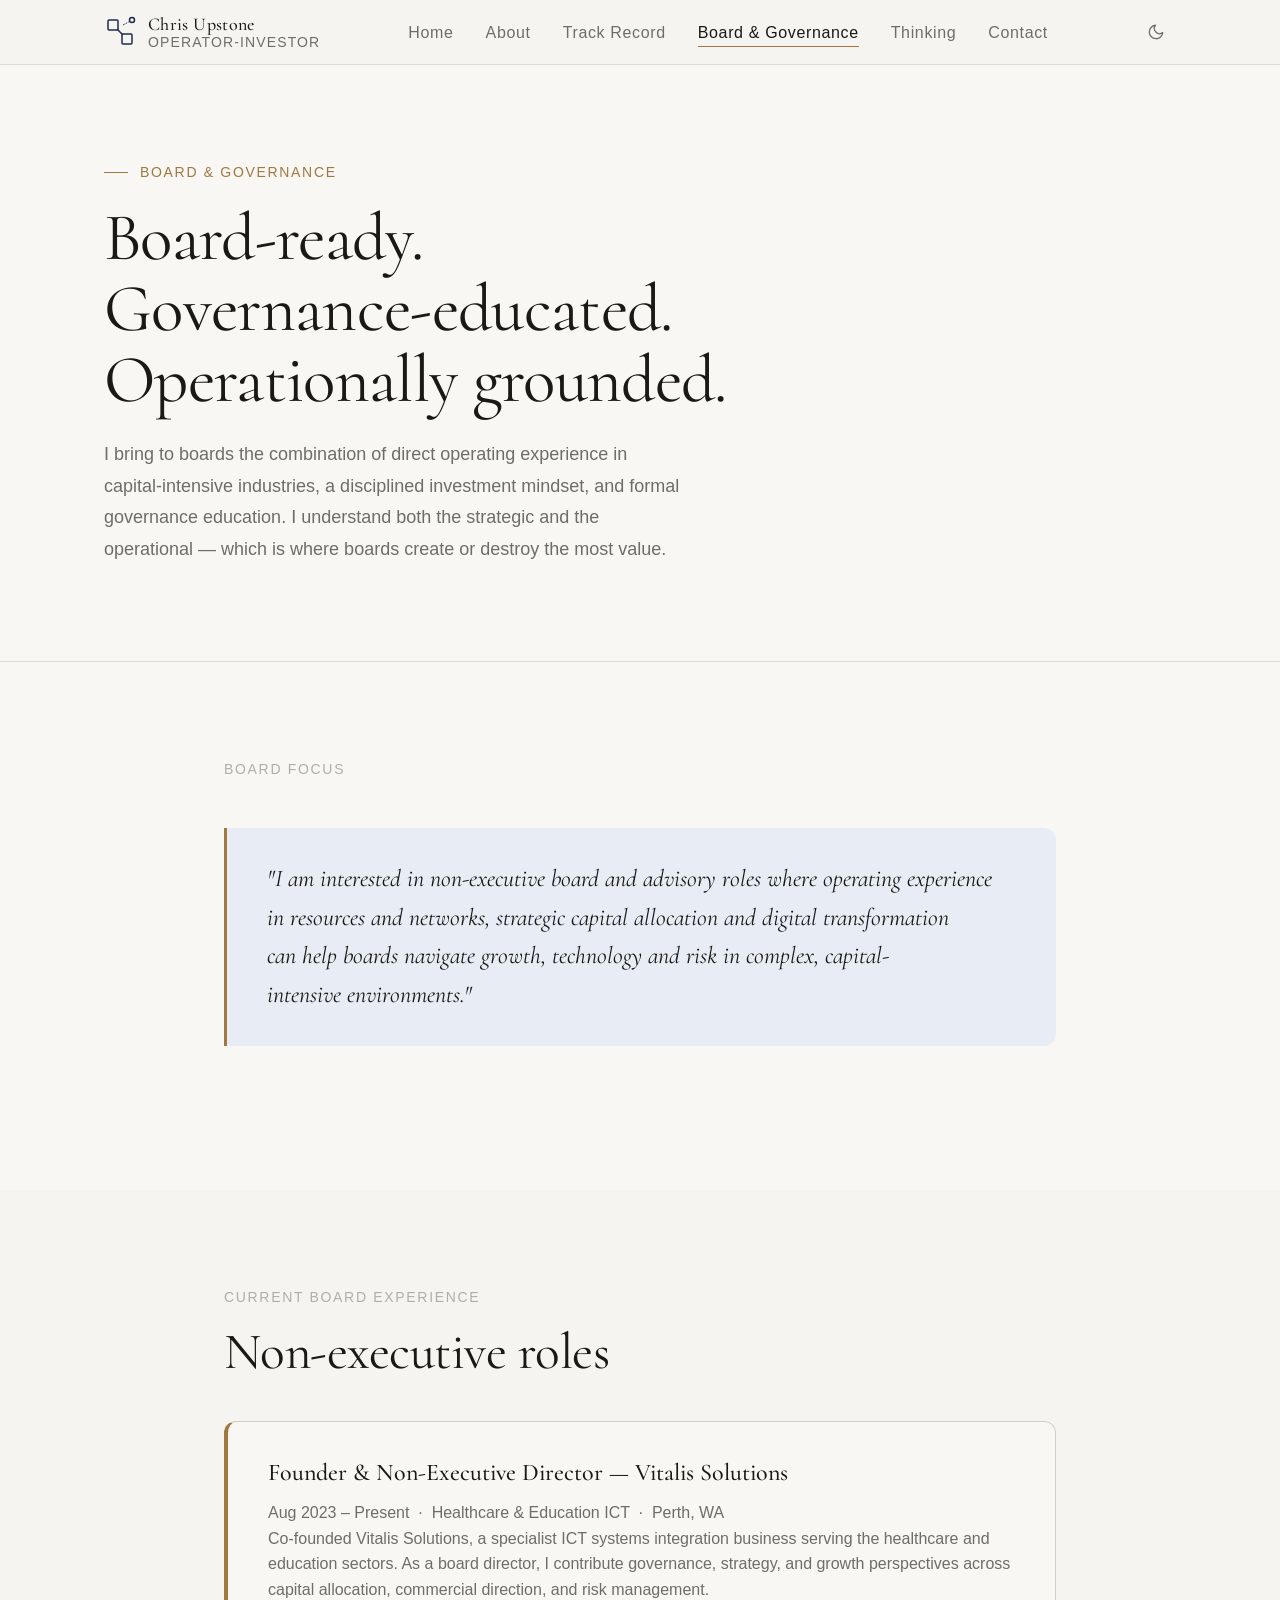
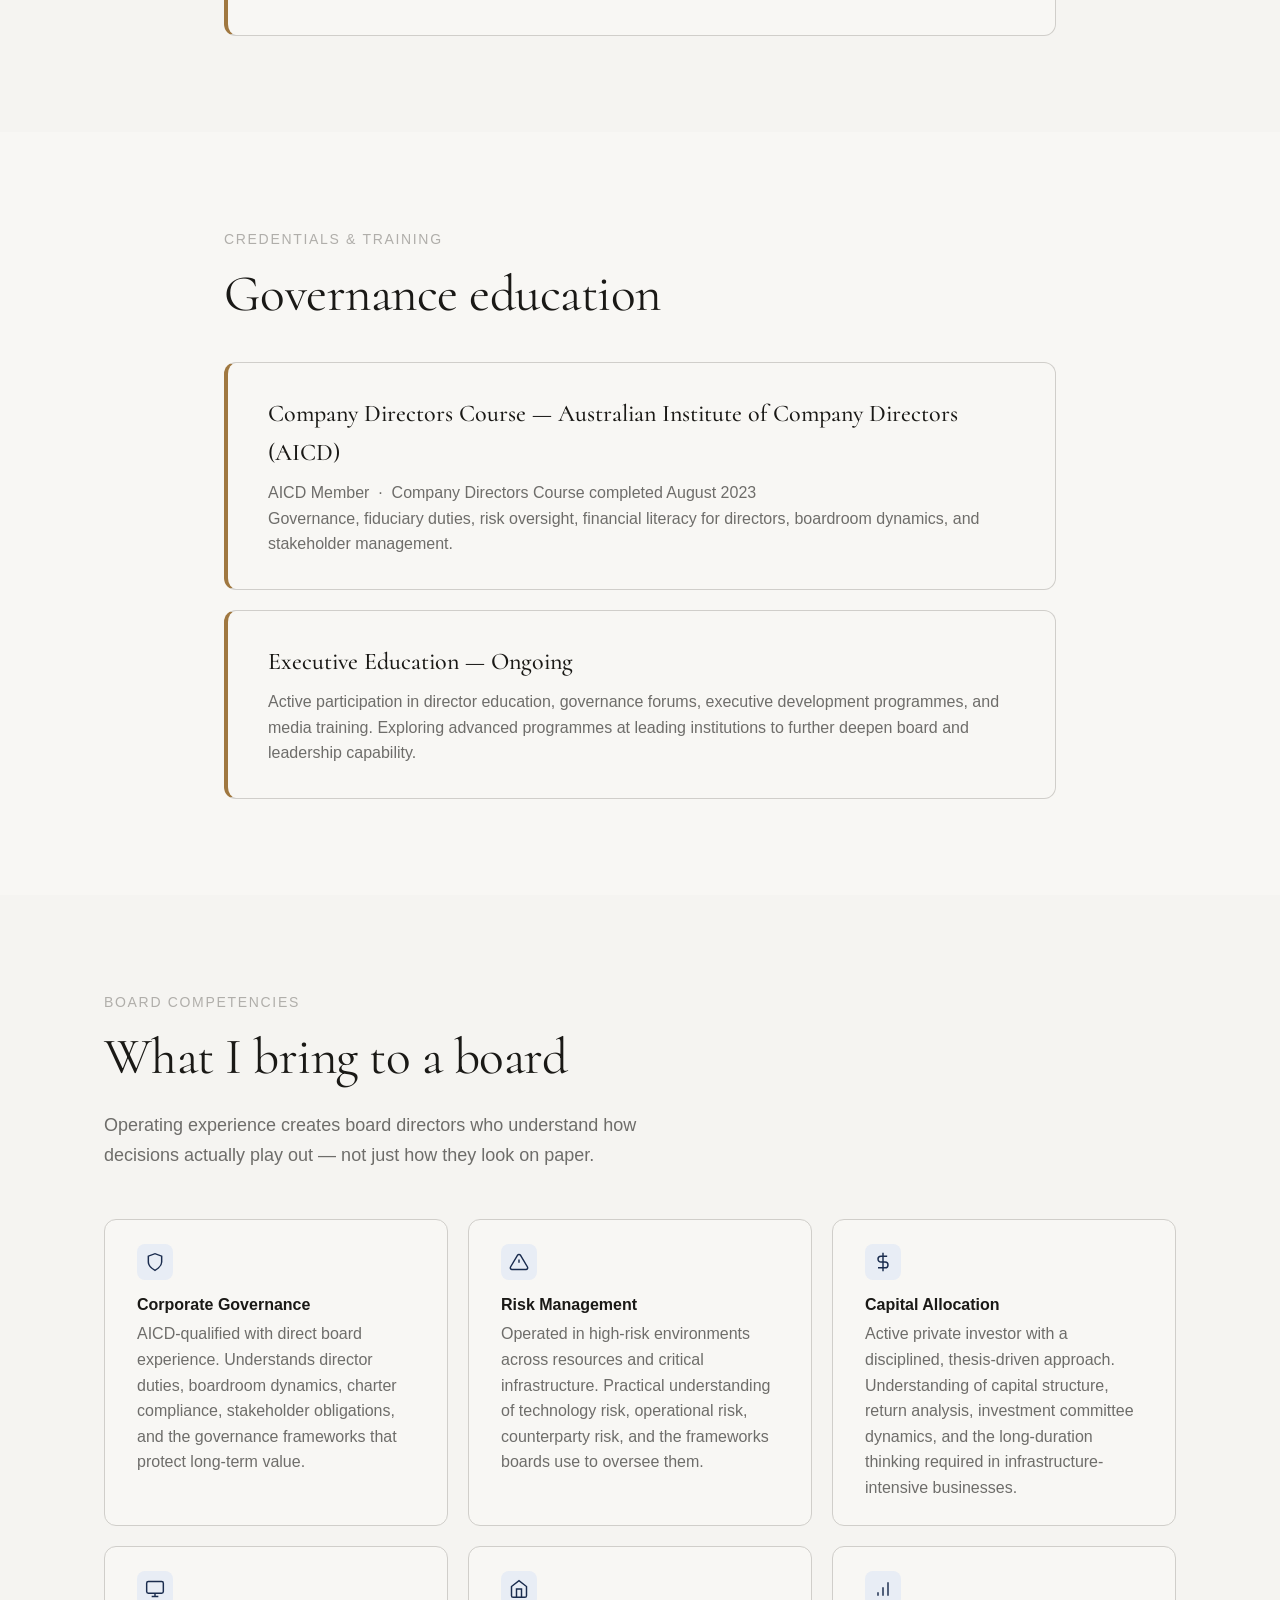
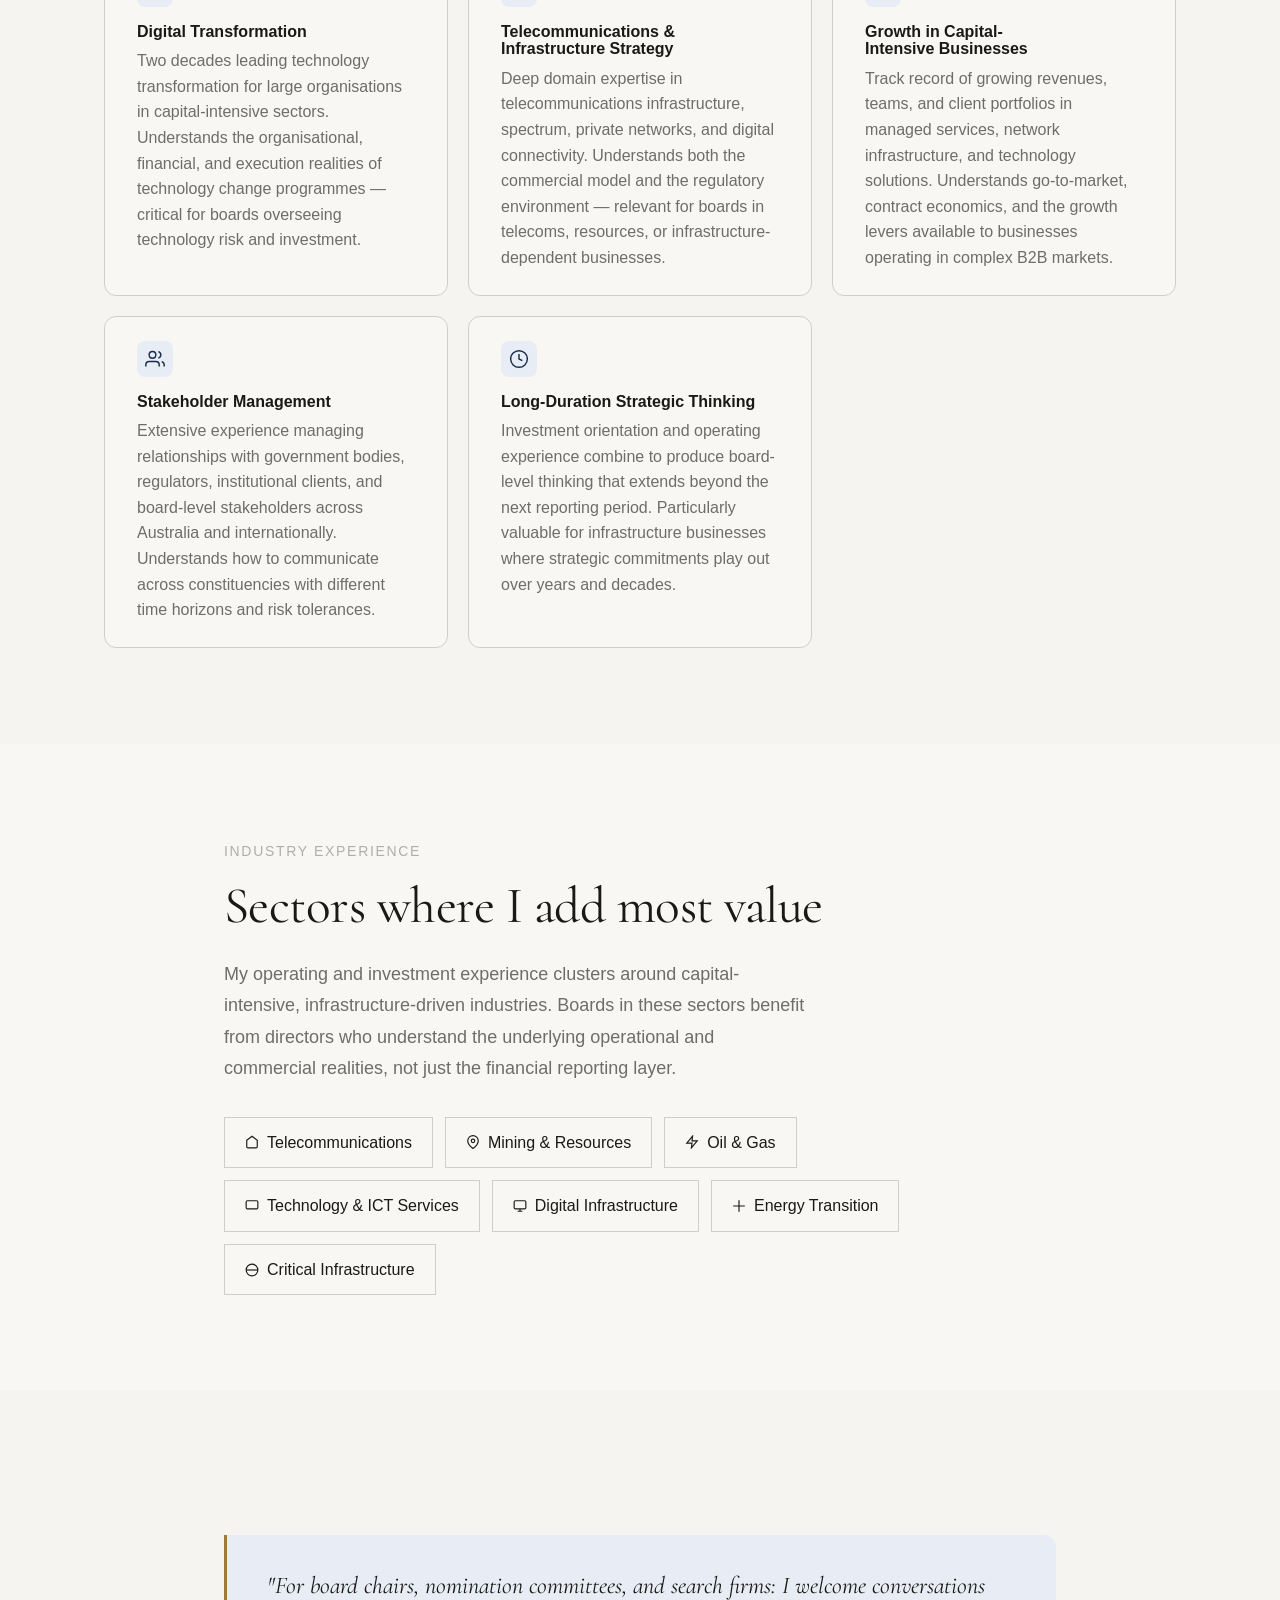
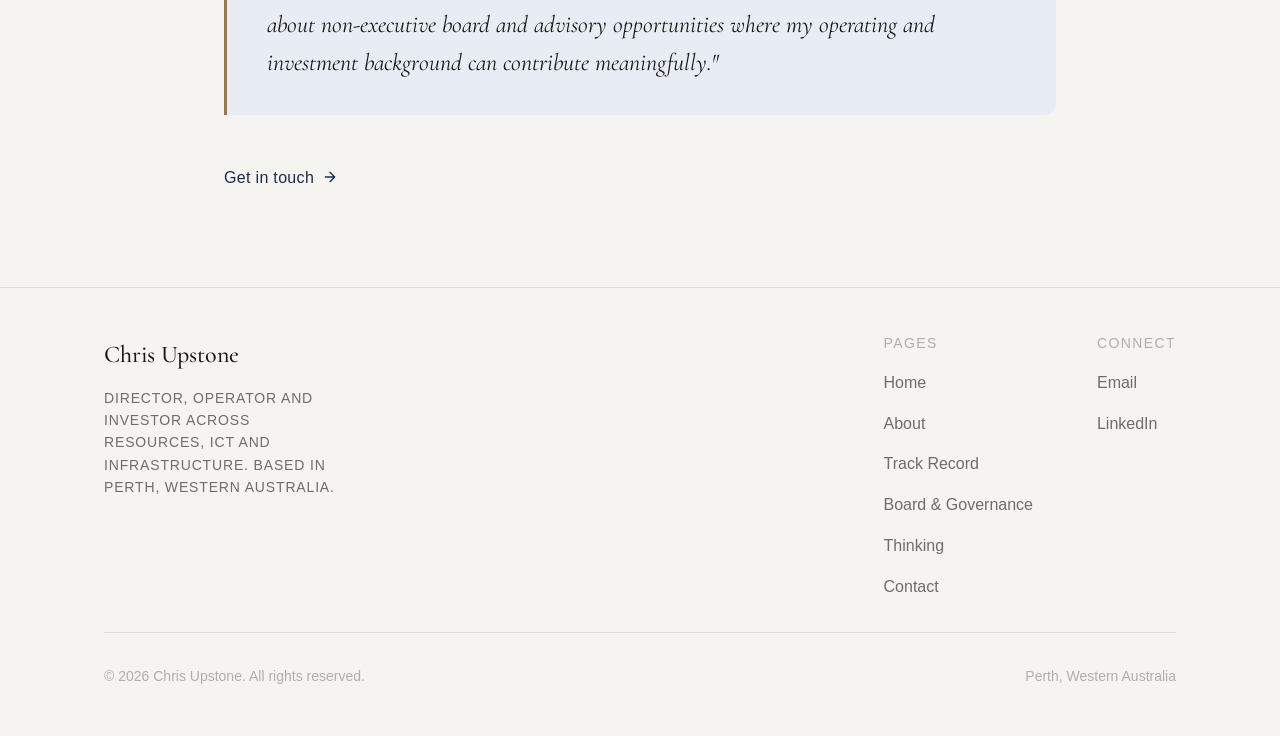
<file: board.html>
<!DOCTYPE html>
<html lang="en" data-theme="light">
<head>
  <meta charset="UTF-8">
  <meta name="viewport" content="width=device-width, initial-scale=1.0">

  <!-- =====================================================
    BOARD & GOVERNANCE PAGE — edit board skills,
    credentials, and industries below
    ===================================================== -->
  <title>Board &amp; Governance — Chris Upstone</title>
  <meta name="description" content="Non-executive director experience, governance credentials, and board-relevant skills across telecommunications, mining, oil and gas, technology, and digital infrastructure.">

  <meta property="og:title" content="Board &amp; Governance — Chris Upstone">
  <meta property="og:description" content="AICD-qualified director with operating experience in resources and networks. Seeking non-executive board and advisory roles.">
  <meta property="og:type" content="website">
  <meta property="og:url" content="https://chrisupstone.me/board.html">
  <meta property="og:image" content="https://chrisupstone.me/assets/images/hero-infrastructure.png">
  <meta name="twitter:card" content="summary_large_image">
  <meta name="twitter:title" content="Board & Governance — Chris Upstone">
  <meta name="twitter:description" content="AICD-qualified director with operating experience in resources and networks. Seeking non-executive board and advisory roles.">
  <meta name="twitter:image" content="https://chrisupstone.me/assets/images/hero-infrastructure.png">

  <link rel="icon" type="image/svg+xml" href="./assets/favicon.svg">

  <link rel="preconnect" href="https://fonts.googleapis.com">
  <link rel="preconnect" href="https://fonts.gstatic.com" crossorigin>
  <link href="https://fonts.googleapis.com/css2?family=Cormorant:ital,wght@0,400;0,500;0,600;1,400;1,500&display=swap" rel="stylesheet">
  <link href="https://api.fontshare.com/v2/css?f[]=switzer@300,400,500,600&display=swap" rel="stylesheet">

  <link rel="stylesheet" href="./base.css">
  <link rel="stylesheet" href="./style.css">
</head>
<body>
  <div class="page-wrapper">
    <div id="site-header"></div>

    <main class="page-content" id="main-content">

      <section class="page-hero">
        <div class="container">
          <p class="page-hero__label">Board &amp; Governance</p>
          <!-- EDIT PAGE TITLE AND DESCRIPTION BELOW -->
          <h1 class="page-hero__title">Board-ready. Governance-educated. Operationally grounded.</h1>
          <p class="page-hero__desc">I bring to boards the combination of direct operating experience in capital-intensive industries, a disciplined investment mindset, and formal governance education. I understand both the strategic and the operational — which is where boards create or destroy the most value.</p>
        </div>
      </section>

      <!-- =========================================
           BOARD INTENT
           Edit: statement text below
           ========================================= -->
      <section class="section section--alt">
        <div class="container container--narrow">
          <p class="section__label reveal">Board focus</p>
          <div class="board-intent reveal reveal--delay-1">
            <!-- EDIT THIS STATEMENT -->
            <p>
              "I am interested in non-executive board and advisory roles where operating experience in resources and networks, strategic capital allocation and digital transformation can help boards navigate growth, technology and risk in complex, capital-intensive environments."
            </p>
          </div>
        </div>
      </section>

      <!-- =========================================
           CURRENT BOARD EXPERIENCE
           Edit: current NED roles below
           ========================================= -->
      <section class="section">
        <div class="container container--narrow">
          <p class="section__label reveal">Current board experience</p>
          <h2 class="section__title reveal reveal--delay-1">Non-executive roles</h2>

          <div style="display: flex; flex-direction: column; gap: var(--space-5); margin-top: var(--space-10);">
            <!-- EDIT CURRENT NED ROLES BELOW -->
            <div class="credential-card reveal">
              <div>
                <div class="credential-card__title">Founder & Non-Executive Director — Vitalis Solutions</div>
                <div class="credential-card__meta">
                  Aug 2023 – Present &nbsp;·&nbsp; Healthcare & Education ICT &nbsp;·&nbsp; Perth, WA<br>
                  Co-founded Vitalis Solutions, a specialist ICT systems integration business serving the healthcare and education sectors. As a board director, I contribute governance, strategy, and growth perspectives across capital allocation, commercial direction, and risk management.
                </div>
              </div>
            </div>
          </div>
        </div>
      </section>

      <!-- =========================================
           GOVERNANCE CREDENTIALS
           Edit: credentials and training below
           ========================================= -->
      <section class="section section--alt">
        <div class="container container--narrow">
          <p class="section__label reveal">Credentials &amp; training</p>
          <h2 class="section__title reveal reveal--delay-1">Governance education</h2>

          <div style="display: flex; flex-direction: column; gap: var(--space-5); margin-top: var(--space-10);">
            <!-- EDIT CREDENTIALS BELOW — add .credential-card blocks -->
            <div class="credential-card reveal">
              <div>
                <div class="credential-card__title">Company Directors Course — Australian Institute of Company Directors (AICD)</div>
                <div class="credential-card__meta">
                  AICD Member &nbsp;·&nbsp; Company Directors Course completed August 2023<br>
                  Governance, fiduciary duties, risk oversight, financial literacy for directors, boardroom dynamics, and stakeholder management.
                </div>
              </div>
            </div>

            <div class="credential-card reveal">
              <div>
                <div class="credential-card__title">Executive Education — Ongoing</div>
                <div class="credential-card__meta">
                  Active participation in director education, governance forums, executive development programmes, and media training. Exploring advanced programmes at leading institutions to further deepen board and leadership capability.
                </div>
              </div>
            </div>
          </div>
        </div>
      </section>

      <!-- =========================================
           BOARD-RELEVANT SKILLS
           Edit: each .skill-card below
           ========================================= -->
      <section class="section">
        <div class="container">
          <p class="section__label reveal">Board competencies</p>
          <h2 class="section__title reveal reveal--delay-1">What I bring to a board</h2>
          <p class="section__subtitle reveal reveal--delay-2">Operating experience creates board directors who understand how decisions actually play out — not just how they look on paper.</p>

          <div class="skills-grid">
            <!-- EDIT SKILL CARDS BELOW — add/remove as needed -->
            <div class="skill-card reveal">
              <div class="skill-card__icon" aria-hidden="true">
                <svg width="20" height="20" viewBox="0 0 24 24" fill="none" stroke="currentColor" stroke-width="1.75"><path d="M12 22s8-4 8-10V5l-8-3-8 3v7c0 6 8 10 8 10z"/></svg>
              </div>
              <h3 class="skill-card__title">Corporate Governance</h3>
              <p class="skill-card__desc">AICD-qualified with direct board experience. Understands director duties, boardroom dynamics, charter compliance, stakeholder obligations, and the governance frameworks that protect long-term value.</p>
            </div>

            <div class="skill-card reveal reveal--delay-1">
              <div class="skill-card__icon" aria-hidden="true">
                <svg width="20" height="20" viewBox="0 0 24 24" fill="none" stroke="currentColor" stroke-width="1.75"><path d="M10.29 3.86L1.82 18a2 2 0 001.71 3h16.94a2 2 0 001.71-3L13.71 3.86a2 2 0 00-3.42 0z"/><line x1="12" y1="9" x2="12" y2="13"/><line x1="12" y1="17" x2="12.01" y2="17"/></svg>
              </div>
              <h3 class="skill-card__title">Risk Management</h3>
              <p class="skill-card__desc">Operated in high-risk environments across resources and critical infrastructure. Practical understanding of technology risk, operational risk, counterparty risk, and the frameworks boards use to oversee them.</p>
            </div>

            <div class="skill-card reveal reveal--delay-2">
              <div class="skill-card__icon" aria-hidden="true">
                <svg width="20" height="20" viewBox="0 0 24 24" fill="none" stroke="currentColor" stroke-width="1.75"><line x1="12" y1="1" x2="12" y2="23"/><path d="M17 5H9.5a3.5 3.5 0 000 7h5a3.5 3.5 0 010 7H6"/></svg>
              </div>
              <h3 class="skill-card__title">Capital Allocation</h3>
              <p class="skill-card__desc">Active private investor with a disciplined, thesis-driven approach. Understanding of capital structure, return analysis, investment committee dynamics, and the long-duration thinking required in infrastructure-intensive businesses.</p>
            </div>

            <div class="skill-card reveal">
              <div class="skill-card__icon" aria-hidden="true">
                <svg width="20" height="20" viewBox="0 0 24 24" fill="none" stroke="currentColor" stroke-width="1.75"><rect x="2" y="3" width="20" height="14" rx="2"/><path d="M8 21h8M12 17v4"/></svg>
              </div>
              <h3 class="skill-card__title">Digital Transformation</h3>
              <p class="skill-card__desc">Two decades leading technology transformation for large organisations in capital-intensive sectors. Understands the organisational, financial, and execution realities of technology change programmes — critical for boards overseeing technology risk and investment.</p>
            </div>

            <div class="skill-card reveal reveal--delay-1">
              <div class="skill-card__icon" aria-hidden="true">
                <svg width="20" height="20" viewBox="0 0 24 24" fill="none" stroke="currentColor" stroke-width="1.75"><path d="M3 9l9-7 9 7v11a2 2 0 01-2 2H5a2 2 0 01-2-2z"/><polyline points="9,22 9,12 15,12 15,22"/></svg>
              </div>
              <h3 class="skill-card__title">Telecommunications &amp; Infrastructure Strategy</h3>
              <p class="skill-card__desc">Deep domain expertise in telecommunications infrastructure, spectrum, private networks, and digital connectivity. Understands both the commercial model and the regulatory environment — relevant for boards in telecoms, resources, or infrastructure-dependent businesses.</p>
            </div>

            <div class="skill-card reveal reveal--delay-2">
              <div class="skill-card__icon" aria-hidden="true">
                <svg width="20" height="20" viewBox="0 0 24 24" fill="none" stroke="currentColor" stroke-width="1.75"><path d="M12 20V10"/><path d="M18 20V4"/><path d="M6 20v-4"/></svg>
              </div>
              <h3 class="skill-card__title">Growth in Capital-Intensive Businesses</h3>
              <p class="skill-card__desc">Track record of growing revenues, teams, and client portfolios in managed services, network infrastructure, and technology solutions. Understands go-to-market, contract economics, and the growth levers available to businesses operating in complex B2B markets.</p>
            </div>

            <div class="skill-card reveal">
              <div class="skill-card__icon" aria-hidden="true">
                <svg width="20" height="20" viewBox="0 0 24 24" fill="none" stroke="currentColor" stroke-width="1.75"><path d="M17 21v-2a4 4 0 00-4-4H5a4 4 0 00-4 4v2"/><circle cx="9" cy="7" r="4"/><path d="M23 21v-2a4 4 0 00-3-3.87"/><path d="M16 3.13a4 4 0 010 7.75"/></svg>
              </div>
              <h3 class="skill-card__title">Stakeholder Management</h3>
              <p class="skill-card__desc">Extensive experience managing relationships with government bodies, regulators, institutional clients, and board-level stakeholders across Australia and internationally. Understands how to communicate across constituencies with different time horizons and risk tolerances.</p>
            </div>

            <div class="skill-card reveal reveal--delay-1">
              <div class="skill-card__icon" aria-hidden="true">
                <svg width="20" height="20" viewBox="0 0 24 24" fill="none" stroke="currentColor" stroke-width="1.75"><circle cx="12" cy="12" r="10"/><polyline points="12 6 12 12 16 14"/></svg>
              </div>
              <h3 class="skill-card__title">Long-Duration Strategic Thinking</h3>
              <p class="skill-card__desc">Investment orientation and operating experience combine to produce board-level thinking that extends beyond the next reporting period. Particularly valuable for infrastructure businesses where strategic commitments play out over years and decades.</p>
            </div>
          </div>
        </div>
      </section>

      <!-- =========================================
           INDUSTRIES
           Edit: the .industry-pill items below
           ========================================= -->
      <section class="section section--alt">
        <div class="container container--narrow">
          <p class="section__label reveal">Industry experience</p>
          <h2 class="section__title reveal reveal--delay-1">Sectors where I add most value</h2>
          <p style="font-size: var(--text-base); color: var(--color-text-muted); line-height: 1.75; max-width: 58ch; margin-bottom: var(--space-8);" class="reveal reveal--delay-2">
            My operating and investment experience clusters around capital-intensive, infrastructure-driven industries. Boards in these sectors benefit from directors who understand the underlying operational and commercial realities, not just the financial reporting layer.
          </p>

          <div class="industries-list reveal">
            <!-- EDIT INDUSTRY PILLS BELOW — add/remove as needed -->
            <span class="industry-pill">
              <svg width="14" height="14" viewBox="0 0 24 24" fill="none" stroke="currentColor" stroke-width="2" aria-hidden="true"><path d="M3 9l9-7 9 7v11a2 2 0 01-2 2H5a2 2 0 01-2-2z"/></svg>
              Telecommunications
            </span>
            <span class="industry-pill">
              <svg width="14" height="14" viewBox="0 0 24 24" fill="none" stroke="currentColor" stroke-width="2" aria-hidden="true"><path d="M21 10c0 7-9 13-9 13s-9-6-9-13a9 9 0 0118 0z"/><circle cx="12" cy="10" r="3"/></svg>
              Mining &amp; Resources
            </span>
            <span class="industry-pill">
              <svg width="14" height="14" viewBox="0 0 24 24" fill="none" stroke="currentColor" stroke-width="2" aria-hidden="true"><path d="M13 2L3 14h9l-1 8 10-12h-9l1-8z"/></svg>
              Oil &amp; Gas
            </span>
            <span class="industry-pill">
              <svg width="14" height="14" viewBox="0 0 24 24" fill="none" stroke="currentColor" stroke-width="2" aria-hidden="true"><rect x="2" y="3" width="20" height="14" rx="2"/></svg>
              Technology &amp; ICT Services
            </span>
            <span class="industry-pill">
              <svg width="14" height="14" viewBox="0 0 24 24" fill="none" stroke="currentColor" stroke-width="2" aria-hidden="true"><rect x="2" y="3" width="20" height="14" rx="2"/><path d="M8 21h8M12 17v4"/></svg>
              Digital Infrastructure
            </span>
            <span class="industry-pill">
              <svg width="14" height="14" viewBox="0 0 24 24" fill="none" stroke="currentColor" stroke-width="2" aria-hidden="true"><path d="M12 2v20M2 12h20"/></svg>
              Energy Transition
            </span>
            <span class="industry-pill">
              <svg width="14" height="14" viewBox="0 0 24 24" fill="none" stroke="currentColor" stroke-width="2" aria-hidden="true"><circle cx="12" cy="12" r="10"/><path d="M2 12h20"/></svg>
              Critical Infrastructure
            </span>
          </div>
        </div>
      </section>

      <!-- =========================================
           CALL TO ACTION
           ========================================= -->
      <section class="section">
        <div class="container container--narrow">
          <div class="board-intent reveal">
            <p>
              "For board chairs, nomination committees, and search firms: I welcome conversations about non-executive board and advisory opportunities where my operating and investment background can contribute meaningfully."
            </p>
          </div>
          <div class="reveal reveal--delay-1" style="margin-top: var(--space-8);">
            <a href="contact.html" class="cta-link">
              Get in touch
              <svg width="16" height="16" viewBox="0 0 24 24" fill="none" stroke="currentColor" stroke-width="2" stroke-linecap="round" stroke-linejoin="round" aria-hidden="true"><path d="M5 12h14M12 5l7 7-7 7"/></svg>
            </a>
          </div>
        </div>
      </section>

    </main>

    <div id="site-footer"></div>
  </div>

  <script src="./components.js"></script>
</body>
</html>
</file>
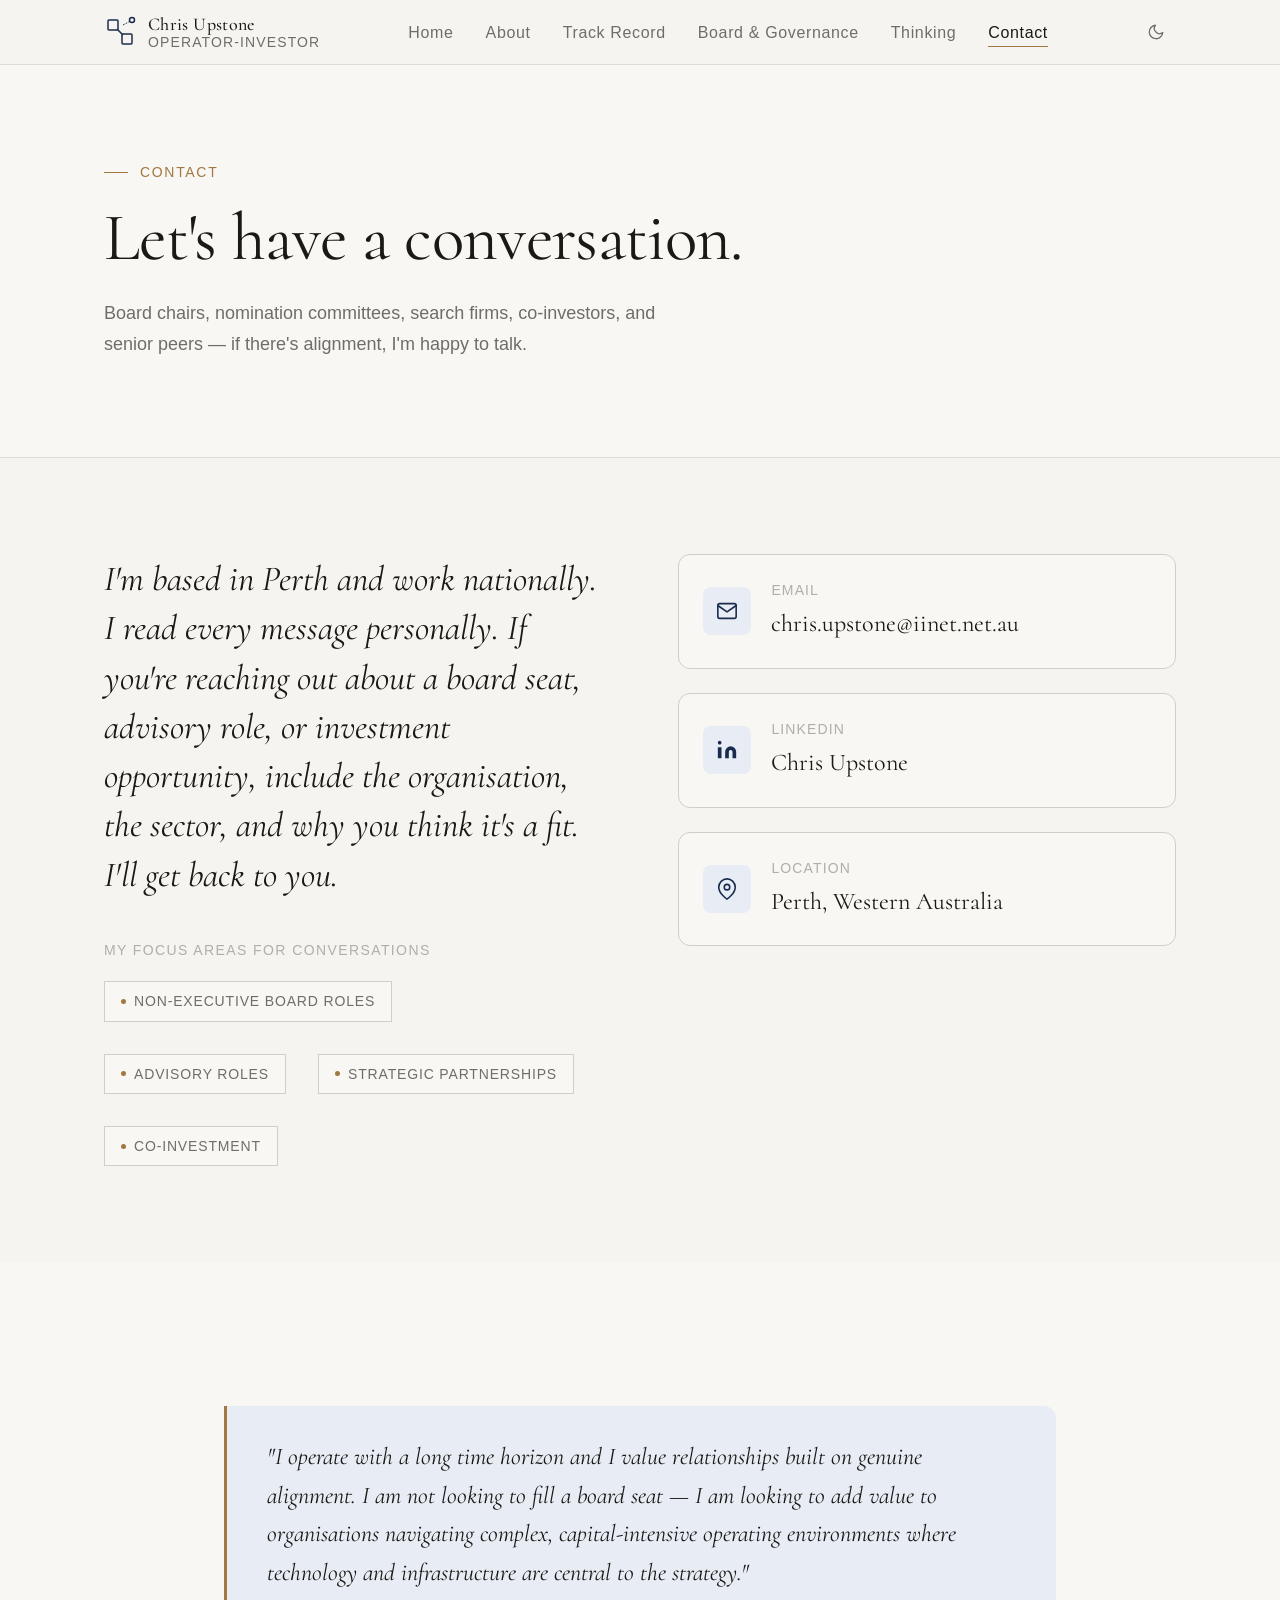
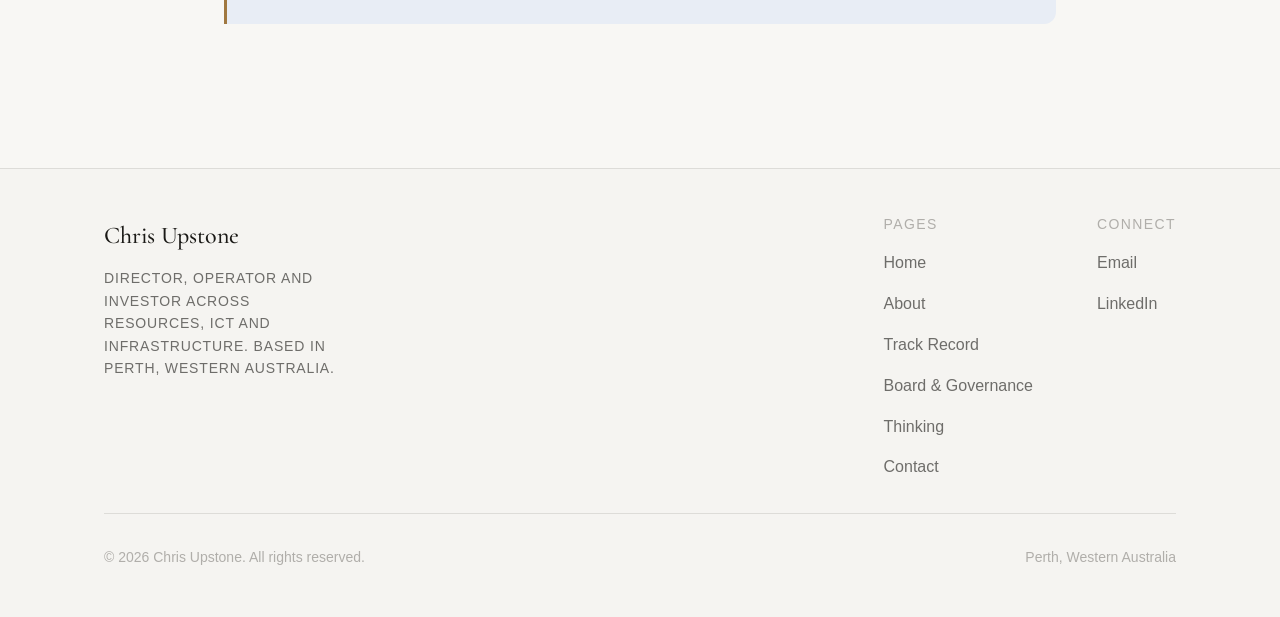
<file: contact.html>
<!DOCTYPE html>
<html lang="en" data-theme="light">
<head>
  <meta charset="UTF-8">
  <meta name="viewport" content="width=device-width, initial-scale=1.0">

  <!-- =====================================================
    CONTACT PAGE — edit email, LinkedIn, and introductory
    text below. Also update SITE settings in components.js
    ===================================================== -->
  <title>Contact — Chris Upstone</title>
  <meta name="description" content="Get in touch with Chris Upstone for board, advisory, and strategic conversations. Perth, Western Australia.">

  <meta property="og:title" content="Contact — Chris Upstone">
  <meta property="og:description" content="Board, advisory, and strategic conversations welcome.">
  <meta property="og:type" content="website">
  <meta property="og:url" content="https://chrisupstone.me/contact.html">
  <meta property="og:image" content="https://chrisupstone.me/assets/images/hero-infrastructure.png">
  <meta name="twitter:card" content="summary_large_image">
  <meta name="twitter:title" content="Contact — Chris Upstone">
  <meta name="twitter:description" content="Board, advisory, and strategic conversations welcome.">
  <meta name="twitter:image" content="https://chrisupstone.me/assets/images/hero-infrastructure.png">

  <link rel="icon" type="image/svg+xml" href="./assets/favicon.svg">

  <link rel="preconnect" href="https://fonts.googleapis.com">
  <link rel="preconnect" href="https://fonts.gstatic.com" crossorigin>
  <link href="https://fonts.googleapis.com/css2?family=Cormorant:ital,wght@0,400;0,500;0,600;1,400;1,500&display=swap" rel="stylesheet">
  <link href="https://api.fontshare.com/v2/css?f[]=switzer@300,400,500,600&display=swap" rel="stylesheet">

  <link rel="stylesheet" href="./base.css">
  <link rel="stylesheet" href="./style.css">
</head>
<body>
  <div class="page-wrapper">
    <div id="site-header"></div>

    <main class="page-content" id="main-content">

      <section class="page-hero">
        <div class="container">
          <p class="page-hero__label">Contact</p>
          <h1 class="page-hero__title">Let's have a conversation.</h1>
          <p class="page-hero__desc">Board chairs, nomination committees, search firms, co-investors, and senior peers — if there's alignment, I'm happy to talk.</p>
        </div>
      </section>

      <!-- =========================================
           CONTACT LAYOUT
           Edit: channels and introductory text below
           ========================================= -->
      <section class="section">
        <div class="container">
          <div class="contact-layout">

            <div>
              <!-- EDIT INTRO TEXT BELOW -->
              <p class="contact-intent reveal">
                I'm based in Perth and work nationally. I read every message personally. If you're reaching out about a board seat, advisory role, or investment opportunity, include the organisation, the sector, and why you think it's a fit. I'll get back to you.
              </p>
              <div style="margin-top: var(--space-10);" class="reveal reveal--delay-2">
                <p style="font-family: var(--font-body); font-size: var(--text-xs); font-weight: 500; letter-spacing: 0.1em; text-transform: uppercase; color: var(--color-text-faint); margin-bottom: var(--space-5);">My focus areas for conversations</p>
                <div class="role-strip">
                  <!-- EDIT FOCUS AREAS BELOW -->
                  <span class="role-chip"><span class="role-chip__dot" aria-hidden="true"></span>Non-executive board roles</span>
                  <span class="role-chip"><span class="role-chip__dot" aria-hidden="true"></span>Advisory roles</span>
                  <span class="role-chip"><span class="role-chip__dot" aria-hidden="true"></span>Strategic partnerships</span>
                  <span class="role-chip"><span class="role-chip__dot" aria-hidden="true"></span>Co-investment</span>
                </div>
              </div>
            </div>

            <div class="contact-channels">
              <!-- =============================================
                   EDIT CONTACT DETAILS BELOW
                   Also update email and linkedin in SITE
                   constant inside components.js
                   ============================================= -->

              <!-- EMAIL -->
              <a href="mailto:chris.upstone@iinet.net.au" class="contact-channel reveal" target="_blank" rel="noopener noreferrer">
                <div class="contact-channel__icon" aria-hidden="true">
                  <svg width="22" height="22" viewBox="0 0 24 24" fill="none" stroke="currentColor" stroke-width="1.75" stroke-linecap="round" stroke-linejoin="round"><path d="M4 4h16c1.1 0 2 .9 2 2v12c0 1.1-.9 2-2 2H4c-1.1 0-2-.9-2-2V6c0-1.1.9-2 2-2z"/><polyline points="22,6 12,13 2,6"/></svg>
                </div>
                <div>
                  <div class="contact-channel__label">Email</div>
                  <!-- EDIT EMAIL ADDRESS BELOW -->
                  <div class="contact-channel__value">chris.upstone@iinet.net.au</div>
                </div>
              </a>

              <!-- LINKEDIN -->
              <a href="https://www.linkedin.com/in/cupstone" target="_blank" rel="noopener noreferrer" class="contact-channel reveal reveal--delay-1">
                <div class="contact-channel__icon" aria-hidden="true">
                  <svg width="22" height="22" viewBox="0 0 24 24" fill="currentColor"><path d="M16 8a6 6 0 016 6v7h-4v-7a2 2 0 00-2-2 2 2 0 00-2 2v7h-4v-7a6 6 0 016-6z"/><rect x="2" y="9" width="4" height="12"/><circle cx="4" cy="4" r="2"/></svg>
                </div>
                <div>
                  <div class="contact-channel__label">LinkedIn</div>
                  <!-- EDIT LINKEDIN HANDLE BELOW -->
                  <div class="contact-channel__value">Chris Upstone</div>
                </div>
              </a>

              <!-- LOCATION (informational only) -->
              <div class="contact-channel reveal reveal--delay-2" style="cursor: default; pointer-events: none;">
                <div class="contact-channel__icon" aria-hidden="true">
                  <svg width="22" height="22" viewBox="0 0 24 24" fill="none" stroke="currentColor" stroke-width="1.75" stroke-linecap="round" stroke-linejoin="round"><path d="M21 10c0 7-9 13-9 13s-9-6-9-13a9 9 0 0118 0z"/><circle cx="12" cy="10" r="3"/></svg>
                </div>
                <div>
                  <div class="contact-channel__label">Location</div>
                  <!-- EDIT LOCATION BELOW -->
                  <div class="contact-channel__value">Perth, Western Australia</div>
                </div>
              </div>

            </div>

          </div>
        </div>
      </section>

      <!-- CLOSING STATEMENT -->
      <section class="section section--alt">
        <div class="container container--narrow">
          <div class="board-intent reveal">
            <p>
              "I operate with a long time horizon and I value relationships built on genuine alignment. I am not looking to fill a board seat — I am looking to add value to organisations navigating complex, capital-intensive operating environments where technology and infrastructure are central to the strategy."
            </p>
          </div>
        </div>
      </section>

    </main>

    <div id="site-footer"></div>
  </div>

  <script src="./components.js"></script>
</body>
</html>
</file>
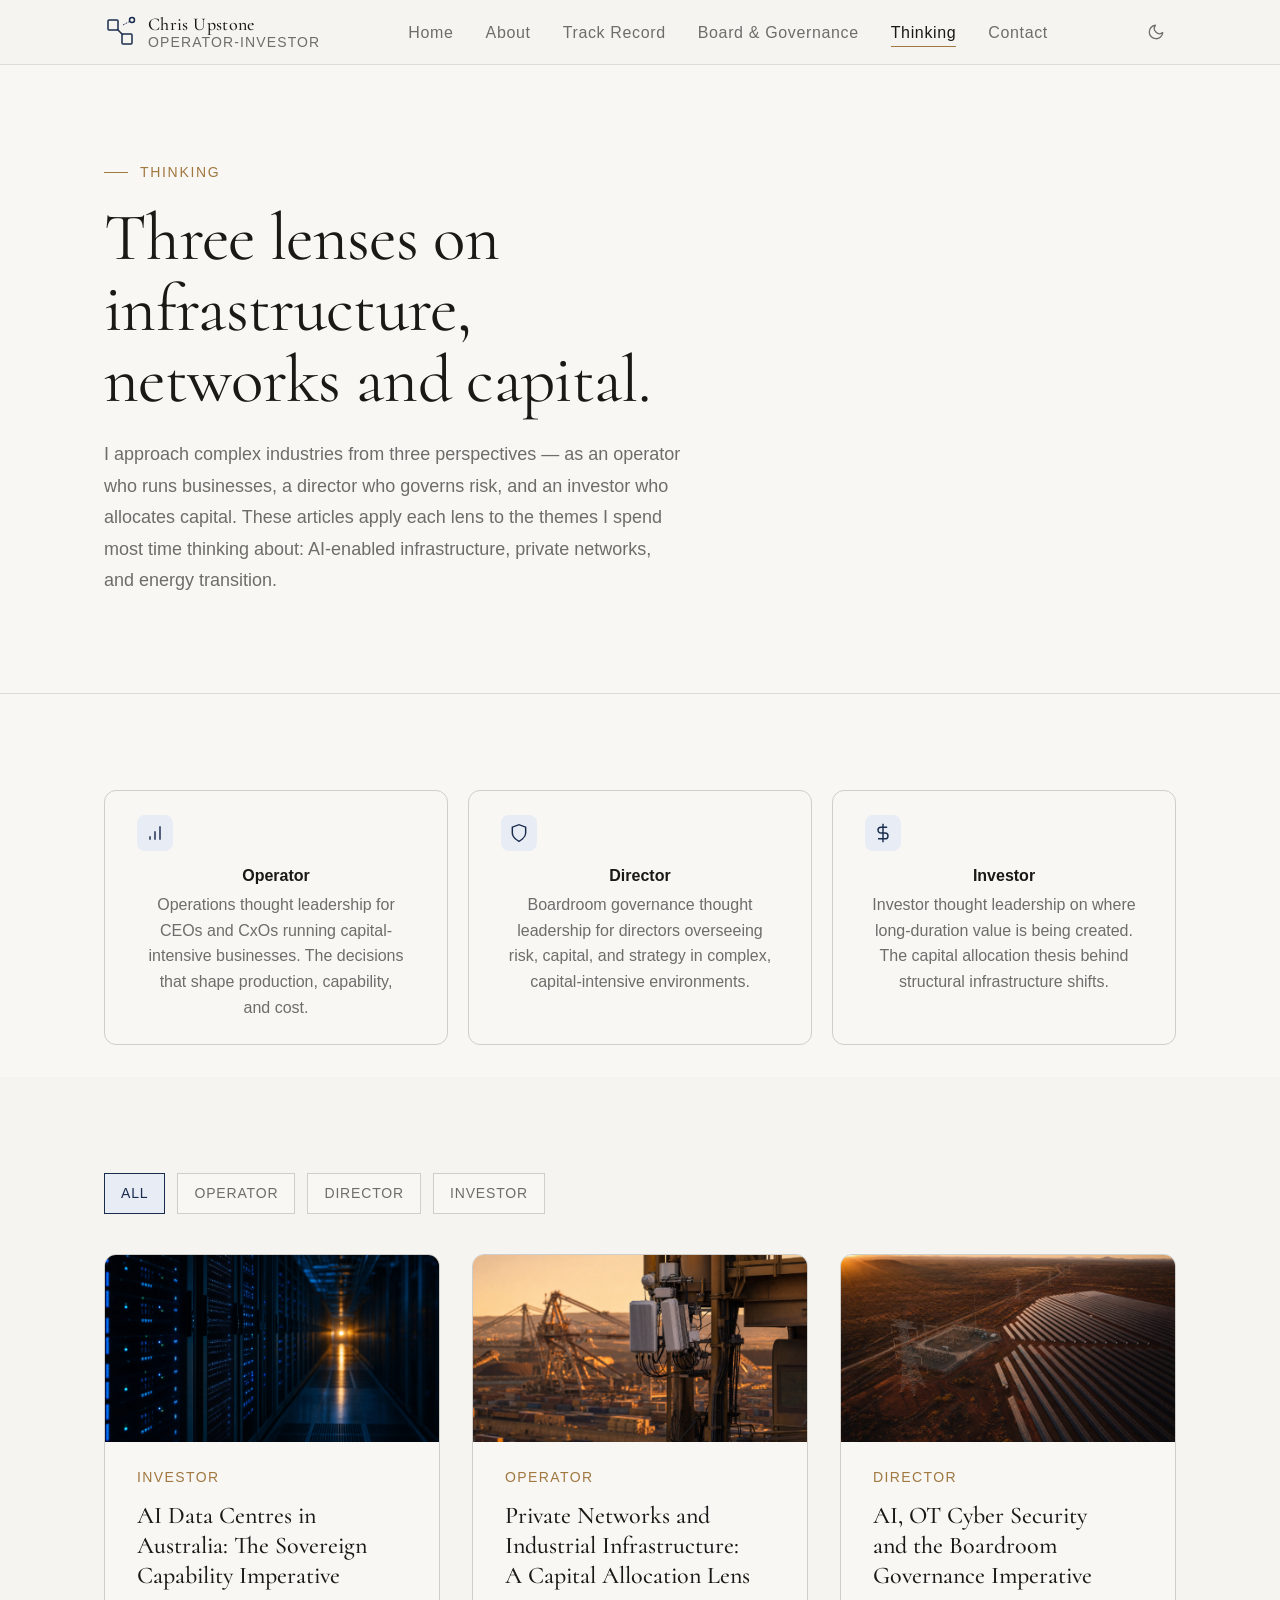
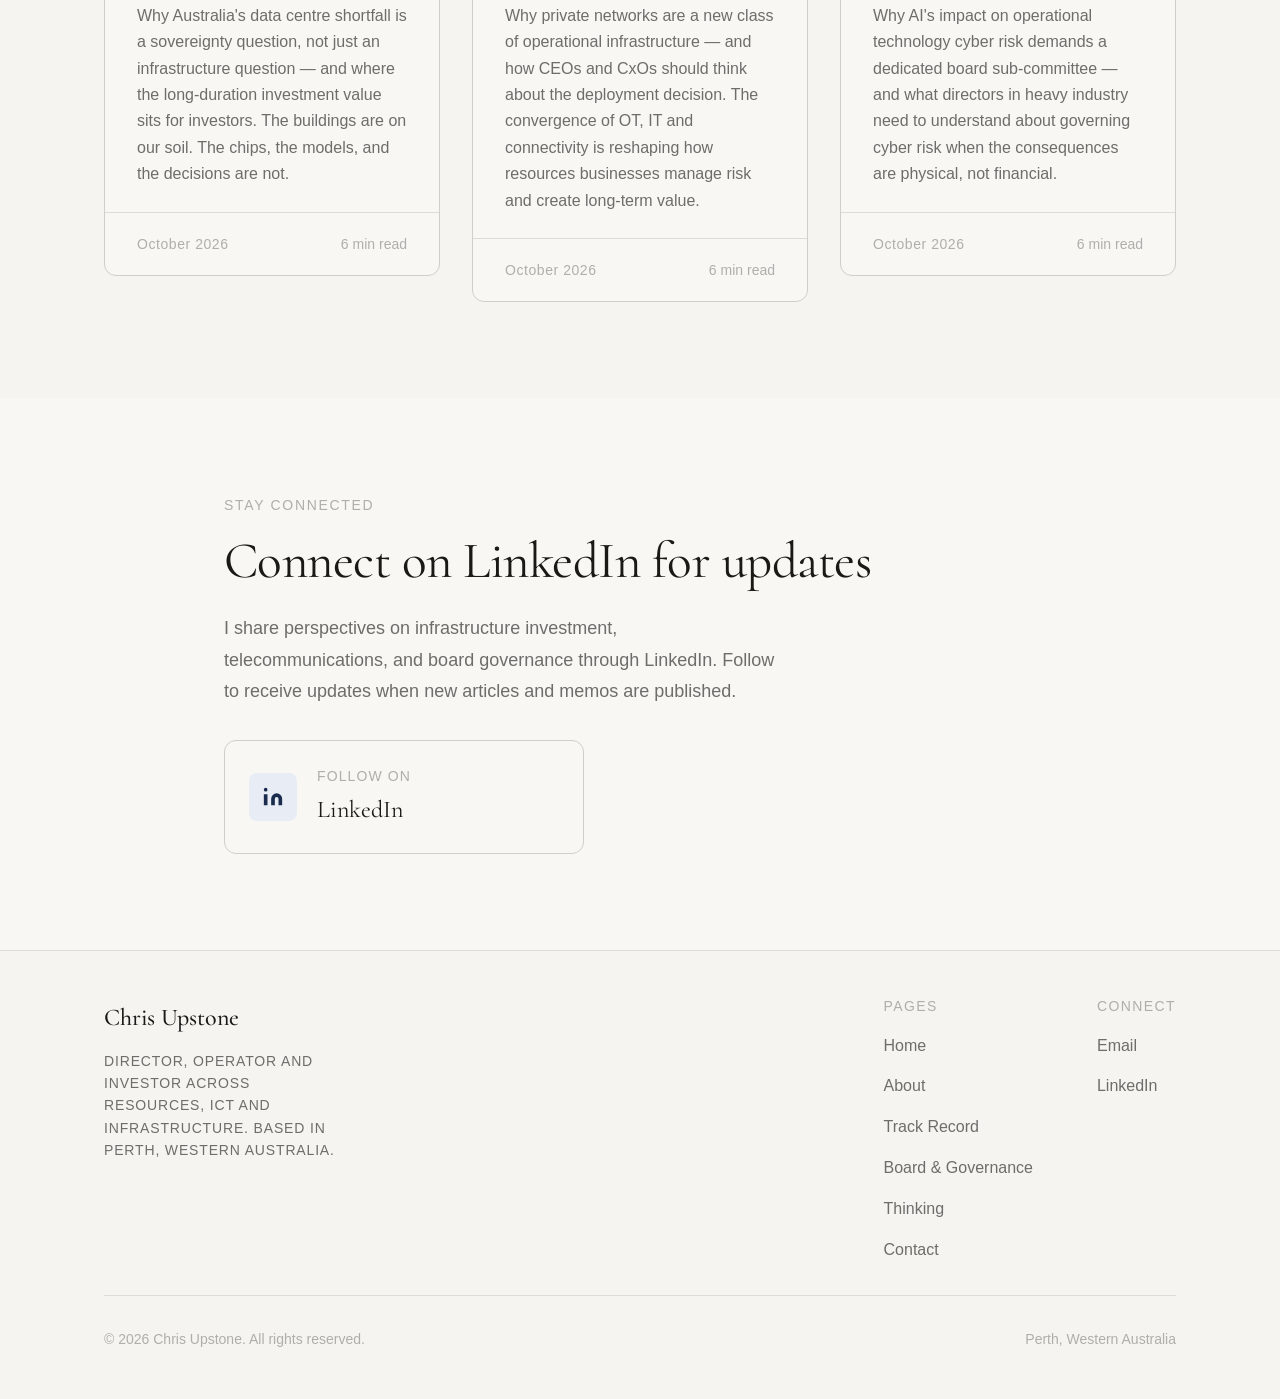
<file: thinking.html>
<!DOCTYPE html>
<html lang="en" data-theme="light">
<head>
  <meta charset="UTF-8">
  <meta name="viewport" content="width=device-width, initial-scale=1.0">

  <!-- =====================================================
    THINKING PAGE — add new articles by duplicating an
    .article-card block below.

    TO ADD A NEW ARTICLE:
    1. Duplicate an .article-card block
    2. Update category, title, excerpt, date, read-time
    3. Add an image to assets/images/ and update the src
    4. Remove the "upcoming-badge" span when published
    5. Optionally link the card to a full article HTML page
    ===================================================== -->
  <title>Thinking — Chris Upstone</title>
  <meta name="description" content="Perspectives on telecommunications, infrastructure, AI data centres, energy transition, and governance in capital-intensive industries.">

  <meta property="og:title" content="Thinking — Chris Upstone">
  <meta property="og:description" content="Perspectives on infrastructure, networks, capital, and governance from an operator-investor.">
  <meta property="og:type" content="website">
  <meta property="og:url" content="https://chrisupstone.me/thinking.html">
  <meta property="og:image" content="https://chrisupstone.me/assets/images/hero-infrastructure.png">
  <meta name="twitter:card" content="summary_large_image">
  <meta name="twitter:title" content="Thinking — Chris Upstone">
  <meta name="twitter:description" content="Perspectives on infrastructure, networks, capital, and governance from an operator-investor.">
  <meta name="twitter:image" content="https://chrisupstone.me/assets/images/hero-infrastructure.png">

  <link rel="icon" type="image/svg+xml" href="./assets/favicon.svg">

  <link rel="preconnect" href="https://fonts.googleapis.com">
  <link rel="preconnect" href="https://fonts.gstatic.com" crossorigin>
  <link href="https://fonts.googleapis.com/css2?family=Cormorant:ital,wght@0,400;0,500;0,600;1,400;1,500&display=swap" rel="stylesheet">
  <link href="https://api.fontshare.com/v2/css?f[]=switzer@300,400,500,600&display=swap" rel="stylesheet">

  <link rel="stylesheet" href="./base.css">
  <link rel="stylesheet" href="./style.css">
</head>
<body>
  <div class="page-wrapper">
    <div id="site-header"></div>

    <main class="page-content" id="main-content">

      <section class="page-hero">
        <div class="container">
          <p class="page-hero__label">Thinking</p>
          <h1 class="page-hero__title">Three lenses on infrastructure, networks and capital.</h1>
          <p class="page-hero__desc">I approach complex industries from three perspectives — as an operator who runs businesses, a director who governs risk, and an investor who allocates capital. These articles apply each lens to the themes I spend most time thinking about: AI-enabled infrastructure, private networks, and energy transition.</p>
        </div>
      </section>

      <!-- =========================================
           THREE LENSES INTRO
           ========================================= -->
      <section class="section section--alt" style="padding-bottom: var(--space-8);">
        <div class="container">
          <div class="skills-grid" style="margin-top: 0;">
            <div class="skill-card reveal" style="text-align: center;">
              <div class="skill-card__icon" aria-hidden="true">
                <svg width="20" height="20" viewBox="0 0 24 24" fill="none" stroke="currentColor" stroke-width="1.75"><path d="M12 20V10"/><path d="M18 20V4"/><path d="M6 20v-4"/></svg>
              </div>
              <h3 class="skill-card__title">Operator</h3>
              <p class="skill-card__desc">Operations thought leadership for CEOs and CxOs running capital-intensive businesses. The decisions that shape production, capability, and cost.</p>
            </div>
            <div class="skill-card reveal reveal--delay-1" style="text-align: center;">
              <div class="skill-card__icon" aria-hidden="true">
                <svg width="20" height="20" viewBox="0 0 24 24" fill="none" stroke="currentColor" stroke-width="1.75"><path d="M12 22s8-4 8-10V5l-8-3-8 3v7c0 6 8 10 8 10z"/></svg>
              </div>
              <h3 class="skill-card__title">Director</h3>
              <p class="skill-card__desc">Boardroom governance thought leadership for directors overseeing risk, capital, and strategy in complex, capital-intensive environments.</p>
            </div>
            <div class="skill-card reveal reveal--delay-2" style="text-align: center;">
              <div class="skill-card__icon" aria-hidden="true">
                <svg width="20" height="20" viewBox="0 0 24 24" fill="none" stroke="currentColor" stroke-width="1.75"><line x1="12" y1="1" x2="12" y2="23"/><path d="M17 5H9.5a3.5 3.5 0 000 7h5a3.5 3.5 0 010 7H6"/></svg>
              </div>
              <h3 class="skill-card__title">Investor</h3>
              <p class="skill-card__desc">Investor thought leadership on where long-duration value is being created. The capital allocation thesis behind structural infrastructure shifts.</p>
            </div>
          </div>
        </div>
      </section>

      <!-- =========================================
           ARTICLES INDEX
           To add a new article: copy one .article-card
           block and update the content.
           Remove the article-card--upcoming class when
           the article is published.
           ========================================= -->
      <section class="section">
        <div class="container">

          <!-- LENS FILTER (static, update if needed) -->
          <div style="display: flex; gap: var(--space-3); flex-wrap: wrap; margin-bottom: var(--space-10);" role="navigation" aria-label="Article lenses">
            <span class="role-chip" style="cursor: default; background: var(--color-primary-subtle); border-color: var(--color-primary); color: var(--color-primary);">All</span>
            <span class="role-chip" style="cursor: default;">Operator</span>
            <span class="role-chip" style="cursor: default;">Director</span>
            <span class="role-chip" style="cursor: default;">Investor</span>
          </div>

          <div class="articles-grid">

            <!-- =====================================================
                 ARTICLE 1 — edit or replace with live article
                 ===================================================== -->
            <a href="articles/ai-data-centres-australia.html" class="article-card-link">
            <article class="article-card reveal">
              <div class="article-card__image">
                <img src="./assets/images/thinking-datacentre.png" alt="Data centre rows in a dark facility" loading="lazy">
              </div>
              <div class="article-card__body">
                <!-- EDIT CATEGORY, TITLE, EXCERPT BELOW -->
                <span class="article-card__category">Investor</span>
                <h2 class="article-card__title">AI Data Centres in Australia: The Sovereign Capability Imperative</h2>
                <p class="article-card__excerpt">
                  Why Australia's data centre shortfall is a sovereignty question, not just an infrastructure question — and where the long-duration investment value sits for investors. The buildings are on our soil. The chips, the models, and the decisions are not.
                </p>
              </div>
              <div class="article-card__footer">
                <!-- EDIT DATE AND READ TIME BELOW — or change to actual publish date -->
                <span class="article-card__date">October 2026</span>
                <span class="article-card__read-time">6 min read</span>
              </div>
            </article>
            </a>

            <!-- =====================================================
                 ARTICLE 2
                 ===================================================== -->
            <a href="articles/private-networks-capital-allocation.html" class="article-card-link">
            <article class="article-card reveal reveal--delay-1">
              <div class="article-card__image">
                <img src="./assets/images/thinking-privatenetworks.png" alt="Industrial wireless equipment at a mining port" loading="lazy">
              </div>
              <div class="article-card__body">
                <span class="article-card__category">Operator</span>
                <h2 class="article-card__title">Private Networks and Industrial Infrastructure: A Capital Allocation Lens</h2>
                <p class="article-card__excerpt">
                  Why private networks are a new class of operational infrastructure — and how CEOs and CxOs should think about the deployment decision. The convergence of OT, IT and connectivity is reshaping how resources businesses manage risk and create long-term value.
                </p>
              </div>
              <div class="article-card__footer">
                <span class="article-card__date">October 2026</span>
                <span class="article-card__read-time">6 min read</span>
              </div>
            </article>
            </a>

            <!-- =====================================================
                 ARTICLE 3
                 ===================================================== -->
            <a href="articles/ai-ot-cyber-security-governance.html" class="article-card-link">
            <article class="article-card reveal reveal--delay-2">
              <div class="article-card__image">
                <img src="./assets/images/thinking-energytransition.png" alt="Industrial control systems and digital infrastructure" loading="lazy">
              </div>
              <div class="article-card__body">
                <span class="article-card__category">Director</span>
                <h2 class="article-card__title">AI, OT Cyber Security and the Boardroom Governance Imperative</h2>
                <p class="article-card__excerpt">
                  Why AI's impact on operational technology cyber risk demands a dedicated board sub-committee — and what directors in heavy industry need to understand about governing cyber risk when the consequences are physical, not financial.
                </p>
              </div>
              <div class="article-card__footer">
                <span class="article-card__date">October 2026</span>
                <span class="article-card__read-time">6 min read</span>
              </div>
            </article>
            </a>

          </div>

          <!-- =========================================
               ADD NEW ARTICLES SECTION
               To add a new article:
               1. Copy the article-card block above
               2. Update all text fields
               3. Add actual date and read time
               4. Link to full article: wrap .article-card
                  in <a href="articles/your-article-slug.html">
          ========================================= -->

        </div>
      </section>

      <!-- SUBSCRIBE / FOLLOW PROMPT -->
      <section class="section section--alt">
        <div class="container container--narrow">
          <p class="section__label reveal">Stay connected</p>
          <h2 class="section__title reveal reveal--delay-1">Connect on LinkedIn for updates</h2>
          <p style="font-size: var(--text-base); color: var(--color-text-muted); line-height: 1.75; max-width: 56ch; margin-bottom: var(--space-8);" class="reveal reveal--delay-2">
            I share perspectives on infrastructure investment, telecommunications, and board governance through LinkedIn. Follow to receive updates when new articles and memos are published.
          </p>
          <a href="https://www.linkedin.com/in/cupstone" target="_blank" rel="noopener noreferrer" class="contact-channel reveal reveal--delay-3" style="max-width: 360px;">
            <div class="contact-channel__icon" aria-hidden="true">
              <svg width="22" height="22" viewBox="0 0 24 24" fill="currentColor"><path d="M16 8a6 6 0 016 6v7h-4v-7a2 2 0 00-2-2 2 2 0 00-2 2v7h-4v-7a6 6 0 016-6z"/><rect x="2" y="9" width="4" height="12"/><circle cx="4" cy="4" r="2"/></svg>
            </div>
            <div>
              <div class="contact-channel__label">Follow on</div>
              <div class="contact-channel__value">LinkedIn</div>
            </div>
          </a>
        </div>
      </section>

    </main>

    <div id="site-footer"></div>
  </div>

  <script src="./components.js"></script>
</body>
</html>
</file>
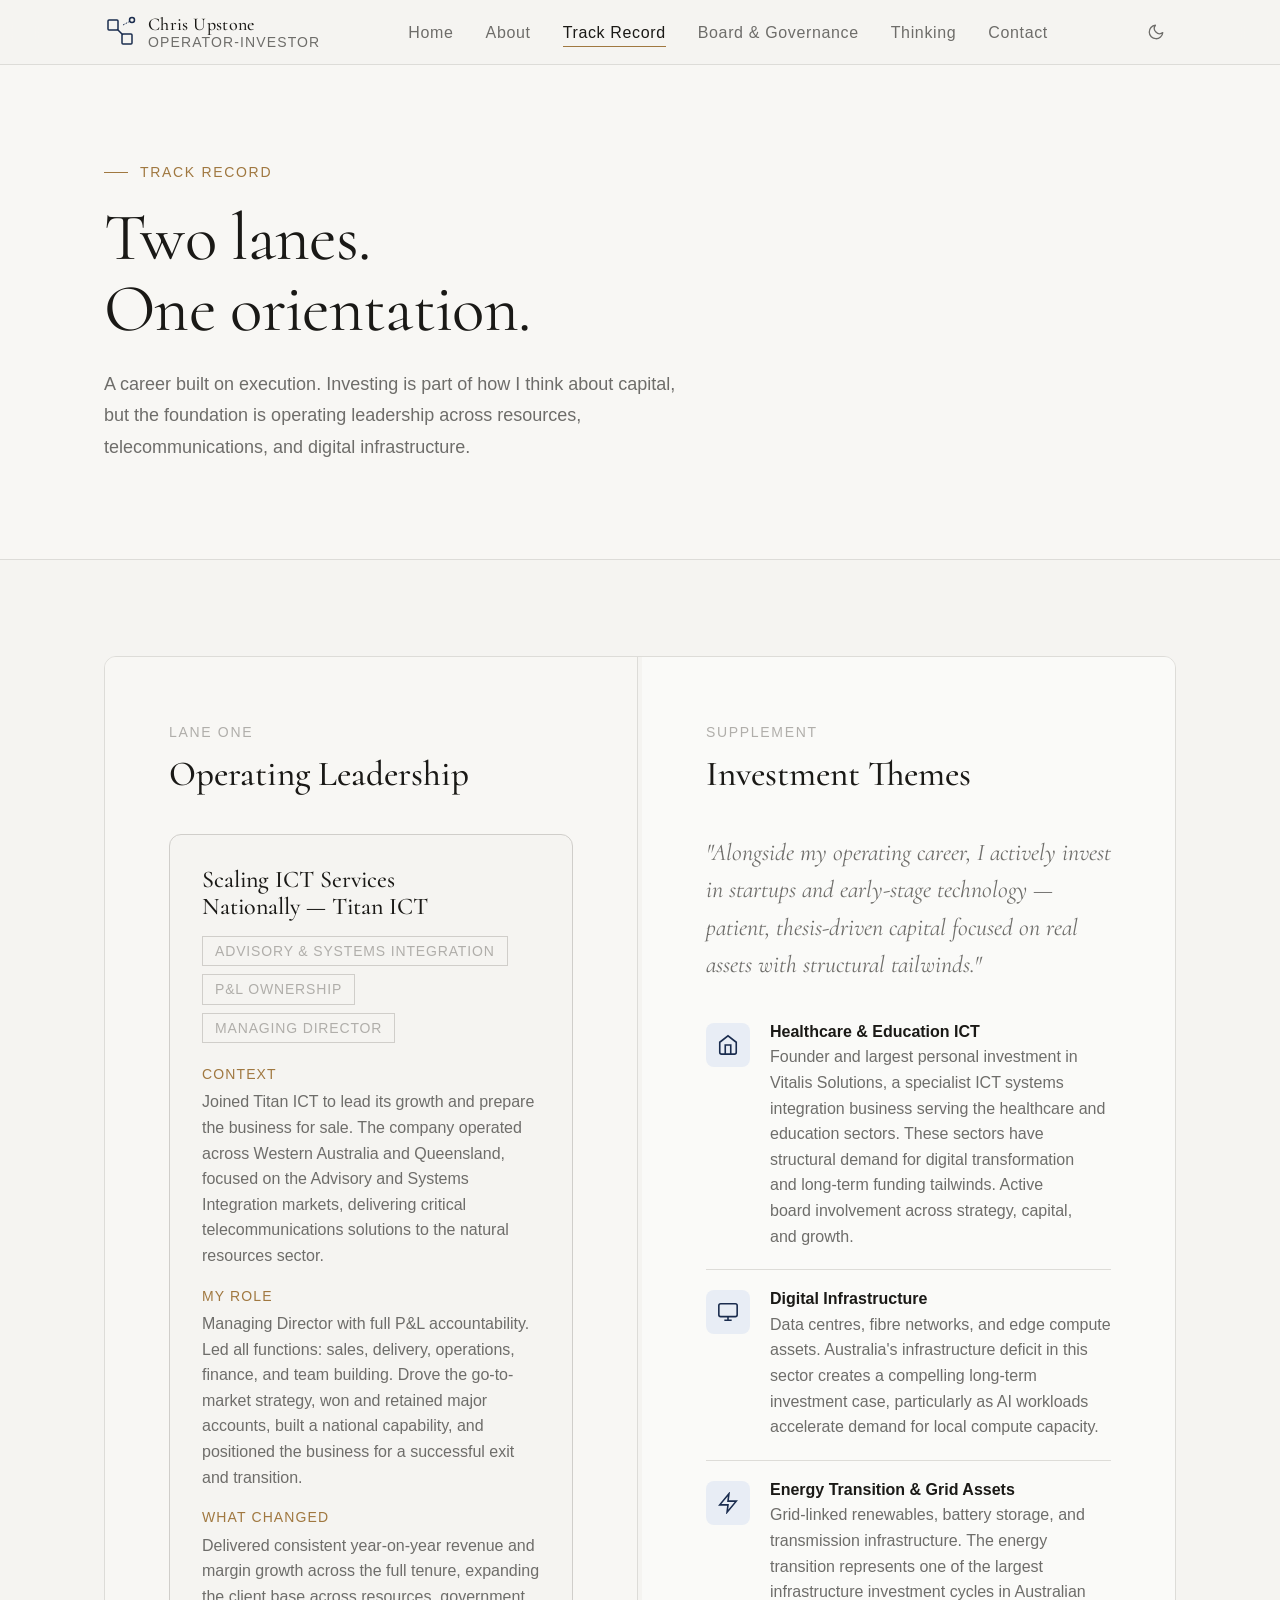
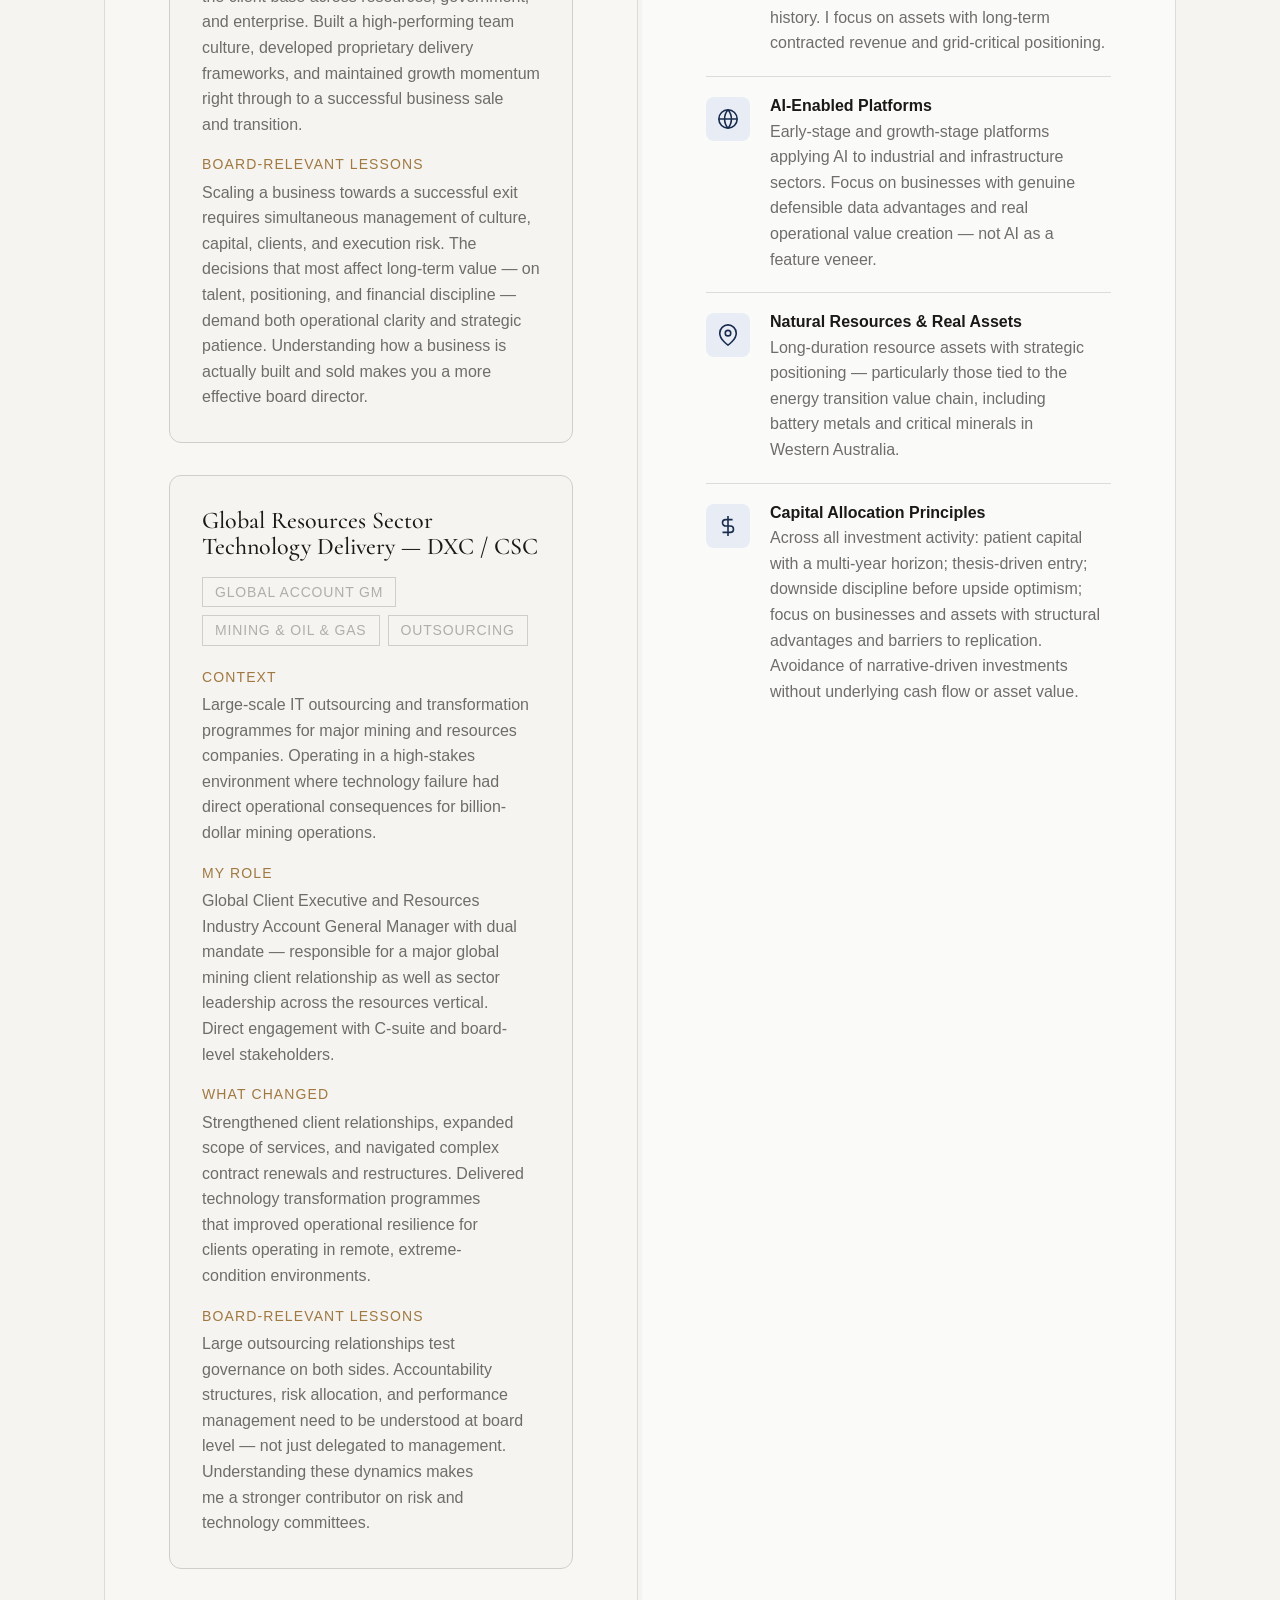
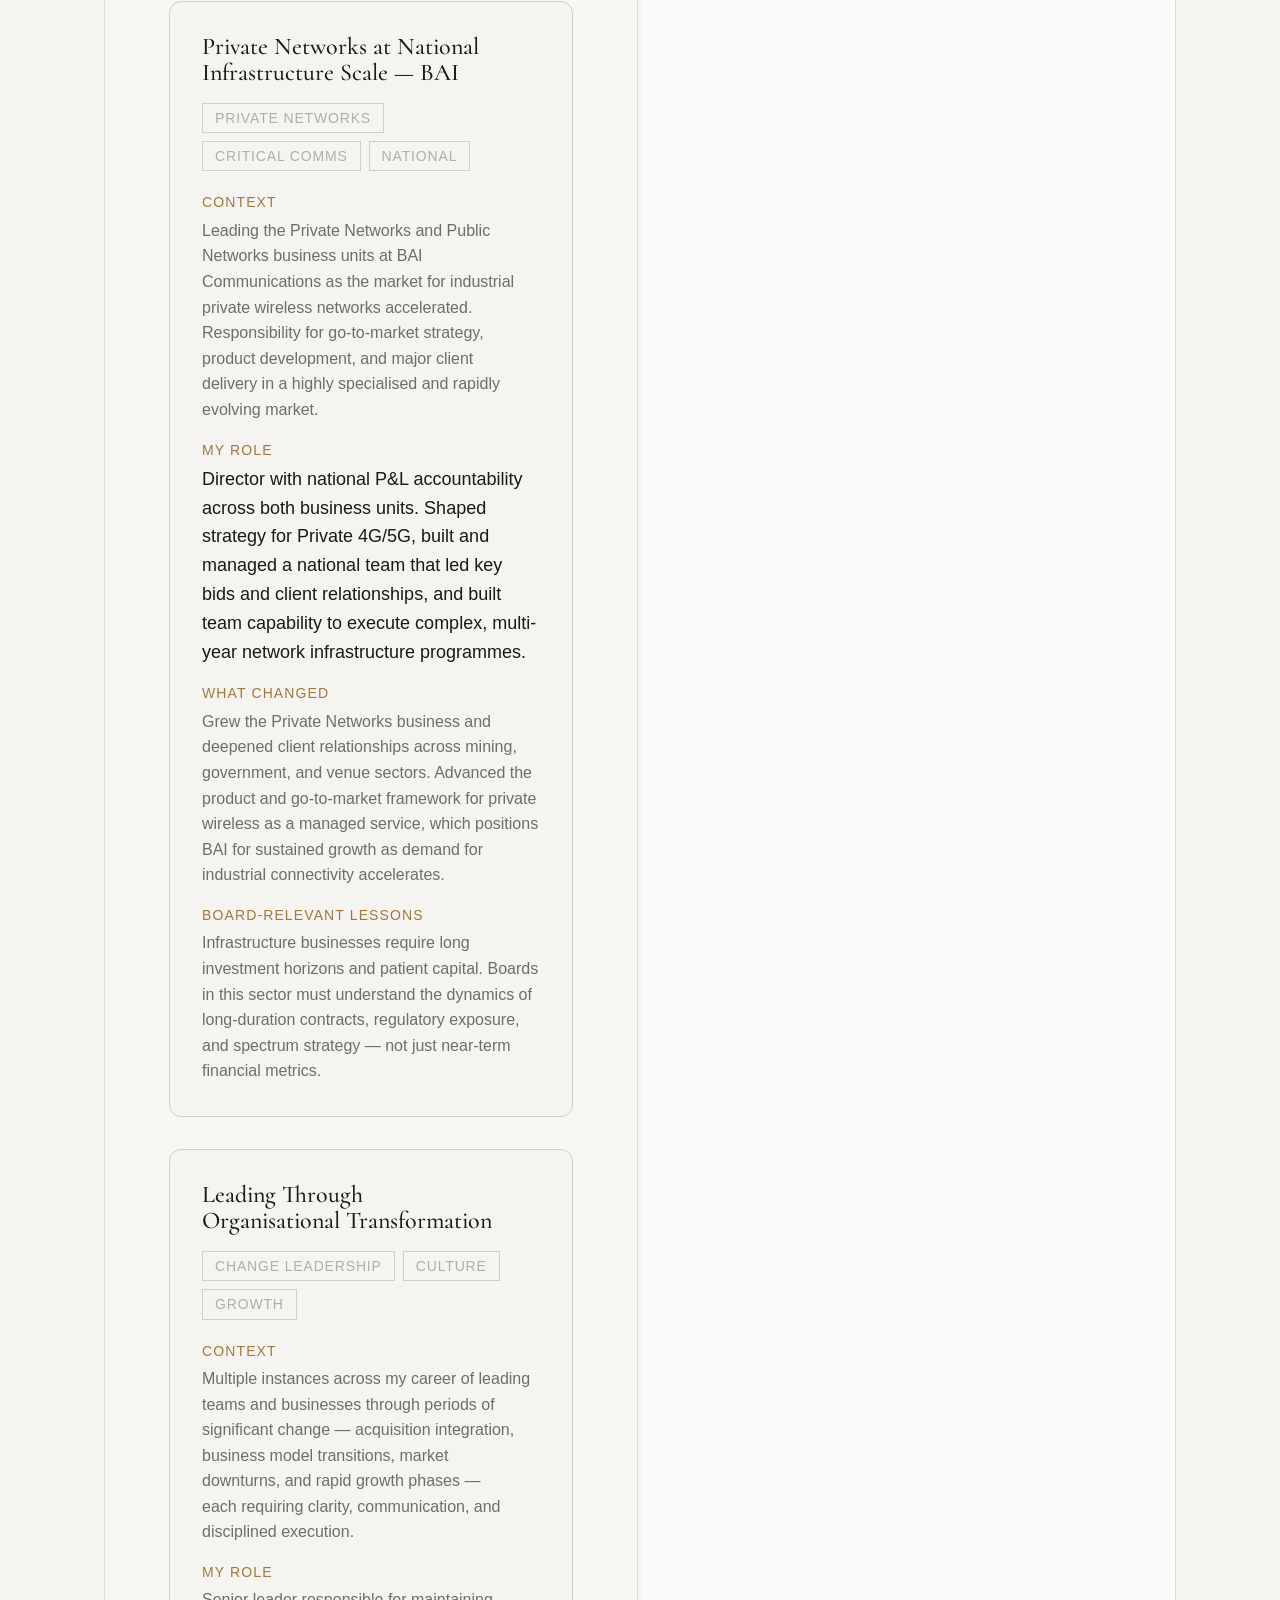
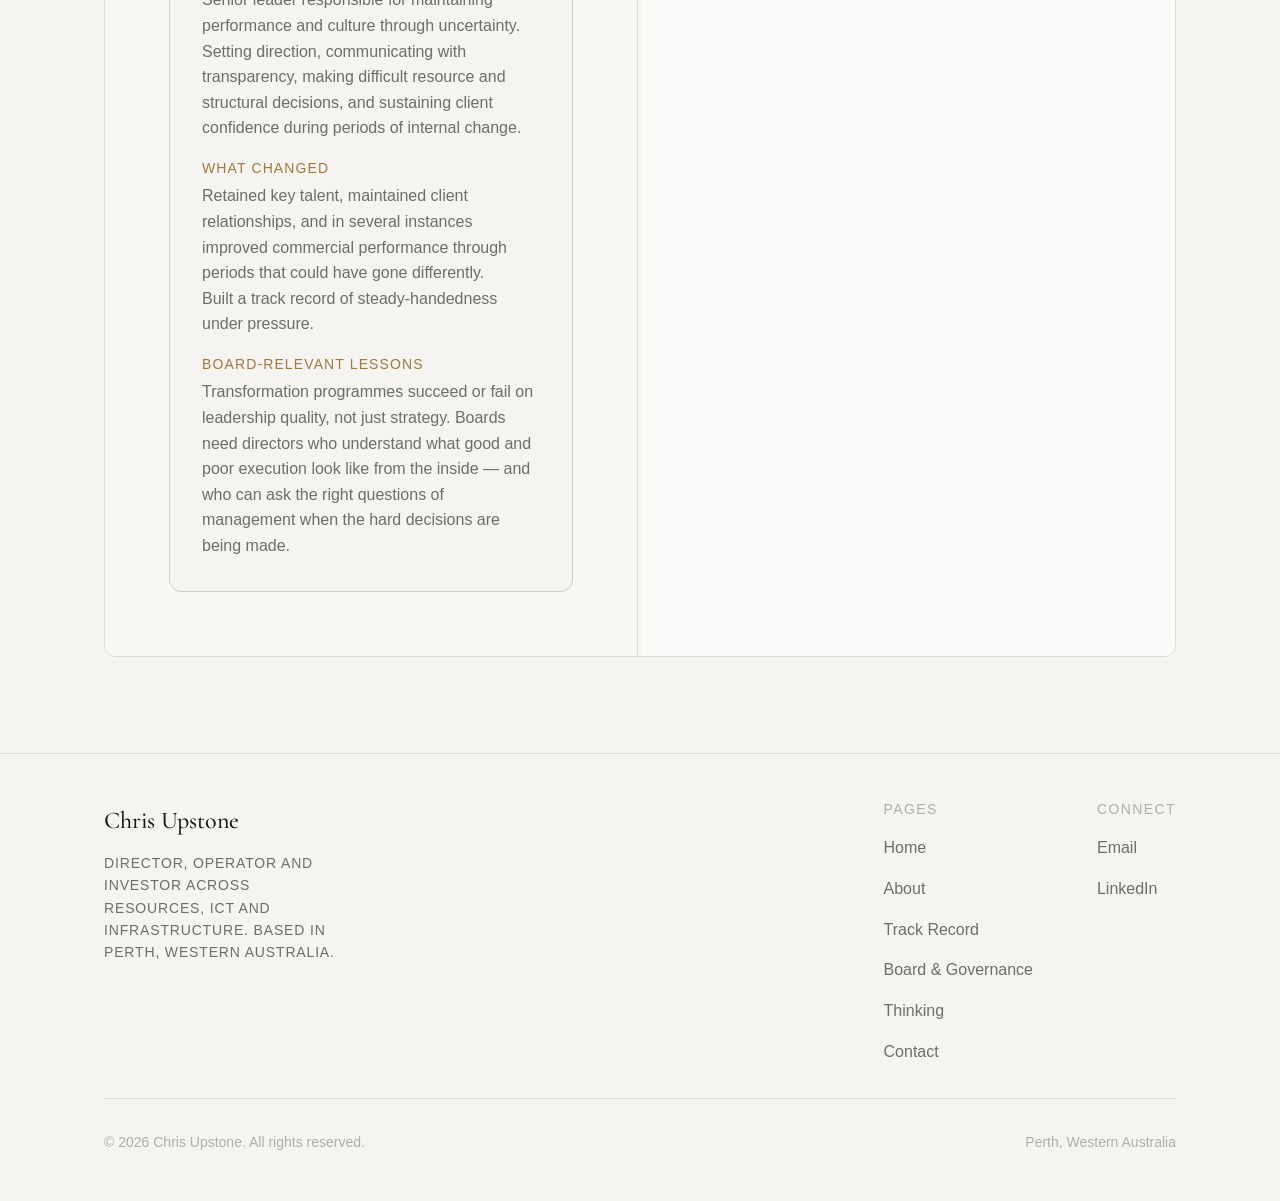
<file: track-record.html>
<!DOCTYPE html>
<html lang="en" data-theme="light">
<head>
  <meta charset="UTF-8">
  <meta name="viewport" content="width=device-width, initial-scale=1.0">

  <!-- =====================================================
    TRACK RECORD PAGE — edit case studies and investment
    themes below. Each .case-card is a separate case study.
    ===================================================== -->
  <title>Track Record — Chris Upstone</title>
  <meta name="description" content="Operating leadership and investment track record across telecommunications, ICT, mining, oil and gas, and digital infrastructure.">

  <meta property="og:title" content="Track Record — Chris Upstone">
  <meta property="og:description" content="Two lanes: operating leadership and investing. A career built on execution and long-term capital allocation.">
  <meta property="og:type" content="website">
  <meta property="og:url" content="https://chrisupstone.me/track-record.html">
  <meta property="og:image" content="https://chrisupstone.me/assets/images/hero-infrastructure.png">
  <meta name="twitter:card" content="summary_large_image">
  <meta name="twitter:title" content="Track Record — Chris Upstone">
  <meta name="twitter:description" content="Two lanes: operating leadership and investing. A career built on execution and long-term capital allocation.">
  <meta name="twitter:image" content="https://chrisupstone.me/assets/images/hero-infrastructure.png">

  <link rel="icon" type="image/svg+xml" href="./assets/favicon.svg">

  <link rel="preconnect" href="https://fonts.googleapis.com">
  <link rel="preconnect" href="https://fonts.gstatic.com" crossorigin>
  <link href="https://fonts.googleapis.com/css2?family=Cormorant:ital,wght@0,400;0,500;0,600;1,400;1,500&display=swap" rel="stylesheet">
  <link href="https://api.fontshare.com/v2/css?f[]=switzer@300,400,500,600&display=swap" rel="stylesheet">

  <link rel="stylesheet" href="./base.css">
  <link rel="stylesheet" href="./style.css">
</head>
<body>
  <div class="page-wrapper">
    <div id="site-header"></div>

    <main class="page-content" id="main-content">

      <section class="page-hero">
        <div class="container">
          <p class="page-hero__label">Track Record</p>
          <h1 class="page-hero__title">Two lanes. One orientation.</h1>
          <p class="page-hero__desc">A career built on execution. Investing is part of how I think about capital, but the foundation is operating leadership across resources, telecommunications, and digital infrastructure.</p>
        </div>
      </section>

      <!-- =========================================
           TWO-LANE TRACK RECORD
           Edit: left lane = operating case studies
                 right lane = investing themes
           ========================================= -->
      <section class="section">
        <div class="container">
          <div class="track-lanes">

            <!-- =====================
                 OPERATING LEADERSHIP
                 Edit: each .case-card
                 ===================== -->
            <div class="track-lane">
              <div class="track-lane__header">
                <p class="track-lane__label">Lane one</p>
                <h2 class="track-lane__title">Operating Leadership</h2>
              </div>

              <div class="case-studies">

                <!-- EDIT CASE STUDY 1 BELOW -->
                <div class="case-card reveal">
                  <h3 class="case-card__title">Scaling ICT Services Nationally — Titan ICT</h3>
                  <div class="case-card__meta">
                    <span class="case-tag">Advisory &amp; Systems Integration</span>
                    <span class="case-tag">P&amp;L Ownership</span>
                    <span class="case-tag">Managing Director</span>
                  </div>
                  <div class="case-card__rows">
                    <div>
                      <p class="case-row__label">Context</p>
                      <p class="case-row__text">Joined Titan ICT to lead its growth and prepare the business for sale. The company operated across Western Australia and Queensland, focused on the Advisory and Systems Integration markets, delivering critical telecommunications solutions to the natural resources sector.</p>
                    </div>
                    <div>
                      <p class="case-row__label">My role</p>
                      <p class="case-row__text">Managing Director with full P&amp;L accountability. Led all functions: sales, delivery, operations, finance, and team building. Drove the go-to-market strategy, won and retained major accounts, built a national capability, and positioned the business for a successful exit and transition.</p>
                    </div>
                    <div>
                      <p class="case-row__label">What changed</p>
                      <p class="case-row__text">Delivered consistent year-on-year revenue and margin growth across the full tenure, expanding the client base across resources, government, and enterprise. Built a high-performing team culture, developed proprietary delivery frameworks, and maintained growth momentum right through to a successful business sale and transition.</p>
                    </div>
                    <div>
                      <p class="case-row__label">Board-relevant lessons</p>
                      <p class="case-row__text">Scaling a business towards a successful exit requires simultaneous management of culture, capital, clients, and execution risk. The decisions that most affect long-term value — on talent, positioning, and financial discipline — demand both operational clarity and strategic patience. Understanding how a business is actually built and sold makes you a more effective board director.</p>
                    </div>
                  </div>
                </div>

                <!-- EDIT CASE STUDY 2 BELOW -->
                <div class="case-card reveal">
                  <h3 class="case-card__title">Global Resources Sector Technology Delivery — DXC / CSC</h3>
                  <div class="case-card__meta">
                    <span class="case-tag">Global Account GM</span>
                    <span class="case-tag">Mining &amp; Oil &amp; Gas</span>
                    <span class="case-tag">Outsourcing</span>
                  </div>
                  <div class="case-card__rows">
                    <div>
                      <p class="case-row__label">Context</p>
                      <p class="case-row__text">Large-scale IT outsourcing and transformation programmes for major mining and resources companies. Operating in a high-stakes environment where technology failure had direct operational consequences for billion-dollar mining operations.</p>
                    </div>
                    <div>
                      <p class="case-row__label">My role</p>
                      <p class="case-row__text">Global Client Executive and Resources Industry Account General Manager with dual mandate — responsible for a major global mining client relationship as well as sector leadership across the resources vertical. Direct engagement with C-suite and board-level stakeholders.</p>
                    </div>
                    <div>
                      <p class="case-row__label">What changed</p>
                      <p class="case-row__text">Strengthened client relationships, expanded scope of services, and navigated complex contract renewals and restructures. Delivered technology transformation programmes that improved operational resilience for clients operating in remote, extreme-condition environments.</p>
                    </div>
                    <div>
                      <p class="case-row__label">Board-relevant lessons</p>
                      <p class="case-row__text">Large outsourcing relationships test governance on both sides. Accountability structures, risk allocation, and performance management need to be understood at board level — not just delegated to management. Understanding these dynamics makes me a stronger contributor on risk and technology committees.</p>
                    </div>
                  </div>
                </div>

                <!-- EDIT CASE STUDY 3 BELOW -->
                <div class="case-card reveal">
                  <h3 class="case-card__title">Private Networks at National Infrastructure Scale — BAI</h3>
                  <div class="case-card__meta">
                    <span class="case-tag">Private Networks</span>
                    <span class="case-tag">Critical Comms</span>
                    <span class="case-tag">National</span>
                  </div>
                  <div class="case-card__rows">
                    <div>
                      <p class="case-row__label">Context</p>
                      <p class="case-row__text">Leading the Private Networks and Public Networks business units at BAI Communications as the market for industrial private wireless networks accelerated. Responsibility for go-to-market strategy, product development, and major client delivery in a highly specialised and rapidly evolving market.</p>
                    </div>
                    <div>
                      <p class="case-row__label">My role</p>
                      Director with national P&L accountability across both business units. Shaped strategy for Private 4G/5G, built and managed a national team that led key bids and client relationships, and built team capability to execute complex, multi-year network infrastructure programmes.
                    </div>
                    <div>
                      <p class="case-row__label">What changed</p>
                      <p class="case-row__text">Grew the Private Networks business and deepened client relationships across mining, government, and venue sectors. Advanced the product and go-to-market framework for private wireless as a managed service, which positions BAI for sustained growth as demand for industrial connectivity accelerates.</p>
                    </div>
                    <div>
                      <p class="case-row__label">Board-relevant lessons</p>
                      <p class="case-row__text">Infrastructure businesses require long investment horizons and patient capital. Boards in this sector must understand the dynamics of long-duration contracts, regulatory exposure, and spectrum strategy — not just near-term financial metrics.</p>
                    </div>
                  </div>
                </div>

                <!-- EDIT CASE STUDY 4 BELOW -->
                <div class="case-card reveal">
                  <h3 class="case-card__title">Leading Through Organisational Transformation</h3>
                  <div class="case-card__meta">
                    <span class="case-tag">Change Leadership</span>
                    <span class="case-tag">Culture</span>
                    <span class="case-tag">Growth</span>
                  </div>
                  <div class="case-card__rows">
                    <div>
                      <p class="case-row__label">Context</p>
                      <p class="case-row__text">Multiple instances across my career of leading teams and businesses through periods of significant change — acquisition integration, business model transitions, market downturns, and rapid growth phases — each requiring clarity, communication, and disciplined execution.</p>
                    </div>
                    <div>
                      <p class="case-row__label">My role</p>
                      <p class="case-row__text">Senior leader responsible for maintaining performance and culture through uncertainty. Setting direction, communicating with transparency, making difficult resource and structural decisions, and sustaining client confidence during periods of internal change.</p>
                    </div>
                    <div>
                      <p class="case-row__label">What changed</p>
                      <p class="case-row__text">Retained key talent, maintained client relationships, and in several instances improved commercial performance through periods that could have gone differently. Built a track record of steady-handedness under pressure.</p>
                    </div>
                    <div>
                      <p class="case-row__label">Board-relevant lessons</p>
                      <p class="case-row__text">Transformation programmes succeed or fail on leadership quality, not just strategy. Boards need directors who understand what good and poor execution look like from the inside — and who can ask the right questions of management when the hard decisions are being made.</p>
                    </div>
                  </div>
                </div>

              </div>
            </div>

            <!-- =====================
                 INVESTING & CAPITAL
                 Edit: each .invest-theme
                 ===================== -->
            <div class="track-lane">
              <div class="track-lane__header">
                <p class="track-lane__label">Supplement</p>
                <h2 class="track-lane__title">Investment Themes</h2>
              </div>

              <p class="reveal" style="font-family: var(--font-display); font-size: var(--text-lg); font-style: italic; line-height: 1.55; color: var(--color-text-muted); margin-bottom: var(--space-10); max-width: 42ch;">
                "Alongside my operating career, I actively invest in startups and early-stage technology — patient, thesis-driven capital focused on real assets with structural tailwinds."
              </p>

              <div class="invest-themes">

                <!-- EDIT INVESTMENT THEMES BELOW — add/remove .invest-theme blocks -->

                <div class="invest-theme reveal">
                  <div class="invest-theme__icon" aria-hidden="true">
                    <svg width="22" height="22" viewBox="0 0 24 24" fill="none" stroke="currentColor" stroke-width="1.75"><path d="M3 9l9-7 9 7v11a2 2 0 01-2 2H5a2 2 0 01-2-2z"/><path d="M9 22V12h6v10"/></svg>
                  </div>
                  <div class="invest-theme__content">
                    <h3 class="invest-theme__title">Healthcare & Education ICT</h3>
                    <p class="invest-theme__desc">Founder and largest personal investment in Vitalis Solutions, a specialist ICT systems integration business serving the healthcare and education sectors. These sectors have structural demand for digital transformation and long-term funding tailwinds. Active board involvement across strategy, capital, and growth.</p>
                  </div>
                </div>

                <div class="invest-theme reveal">
                  <div class="invest-theme__icon" aria-hidden="true">
                    <svg width="22" height="22" viewBox="0 0 24 24" fill="none" stroke="currentColor" stroke-width="1.75"><rect x="2" y="3" width="20" height="14" rx="2"/><path d="M8 21h8M12 17v4"/></svg>
                  </div>
                  <div class="invest-theme__content">
                    <h3 class="invest-theme__title">Digital Infrastructure</h3>
                    <p class="invest-theme__desc">Data centres, fibre networks, and edge compute assets. Australia's infrastructure deficit in this sector creates a compelling long-term investment case, particularly as AI workloads accelerate demand for local compute capacity.</p>
                  </div>
                </div>

                <div class="invest-theme reveal">
                  <div class="invest-theme__icon" aria-hidden="true">
                    <svg width="22" height="22" viewBox="0 0 24 24" fill="none" stroke="currentColor" stroke-width="1.75"><path d="M13 2L3 14h9l-1 8 10-12h-9l1-8z"/></svg>
                  </div>
                  <div class="invest-theme__content">
                    <h3 class="invest-theme__title">Energy Transition &amp; Grid Assets</h3>
                    <p class="invest-theme__desc">Grid-linked renewables, battery storage, and transmission infrastructure. The energy transition represents one of the largest infrastructure investment cycles in Australian history. I focus on assets with long-term contracted revenue and grid-critical positioning.</p>
                  </div>
                </div>

                <div class="invest-theme reveal">
                  <div class="invest-theme__icon" aria-hidden="true">
                    <svg width="22" height="22" viewBox="0 0 24 24" fill="none" stroke="currentColor" stroke-width="1.75"><circle cx="12" cy="12" r="10"/><path d="M2 12h20M12 2a15.3 15.3 0 010 20M12 2a15.3 15.3 0 000 20"/></svg>
                  </div>
                  <div class="invest-theme__content">
                    <h3 class="invest-theme__title">AI-Enabled Platforms</h3>
                    <p class="invest-theme__desc">Early-stage and growth-stage platforms applying AI to industrial and infrastructure sectors. Focus on businesses with genuine defensible data advantages and real operational value creation — not AI as a feature veneer.</p>
                  </div>
                </div>

                <div class="invest-theme reveal">
                  <div class="invest-theme__icon" aria-hidden="true">
                    <svg width="22" height="22" viewBox="0 0 24 24" fill="none" stroke="currentColor" stroke-width="1.75"><path d="M21 10c0 7-9 13-9 13s-9-6-9-13a9 9 0 0118 0z"/><circle cx="12" cy="10" r="3"/></svg>
                  </div>
                  <div class="invest-theme__content">
                    <h3 class="invest-theme__title">Natural Resources &amp; Real Assets</h3>
                    <p class="invest-theme__desc">Long-duration resource assets with strategic positioning — particularly those tied to the energy transition value chain, including battery metals and critical minerals in Western Australia.</p>
                  </div>
                </div>

                <div class="invest-theme reveal">
                  <div class="invest-theme__icon" aria-hidden="true">
                    <svg width="22" height="22" viewBox="0 0 24 24" fill="none" stroke="currentColor" stroke-width="1.75"><line x1="12" y1="1" x2="12" y2="23"/><path d="M17 5H9.5a3.5 3.5 0 000 7h5a3.5 3.5 0 010 7H6"/></svg>
                  </div>
                  <div class="invest-theme__content">
                    <h3 class="invest-theme__title">Capital Allocation Principles</h3>
                    <p class="invest-theme__desc">Across all investment activity: patient capital with a multi-year horizon; thesis-driven entry; downside discipline before upside optimism; focus on businesses and assets with structural advantages and barriers to replication. Avoidance of narrative-driven investments without underlying cash flow or asset value.</p>
                  </div>
                </div>

              </div>
            </div>

          </div>
        </div>
      </section>

    </main>

    <div id="site-footer"></div>
  </div>

  <script src="./components.js"></script>
</body>
</html>
</file>
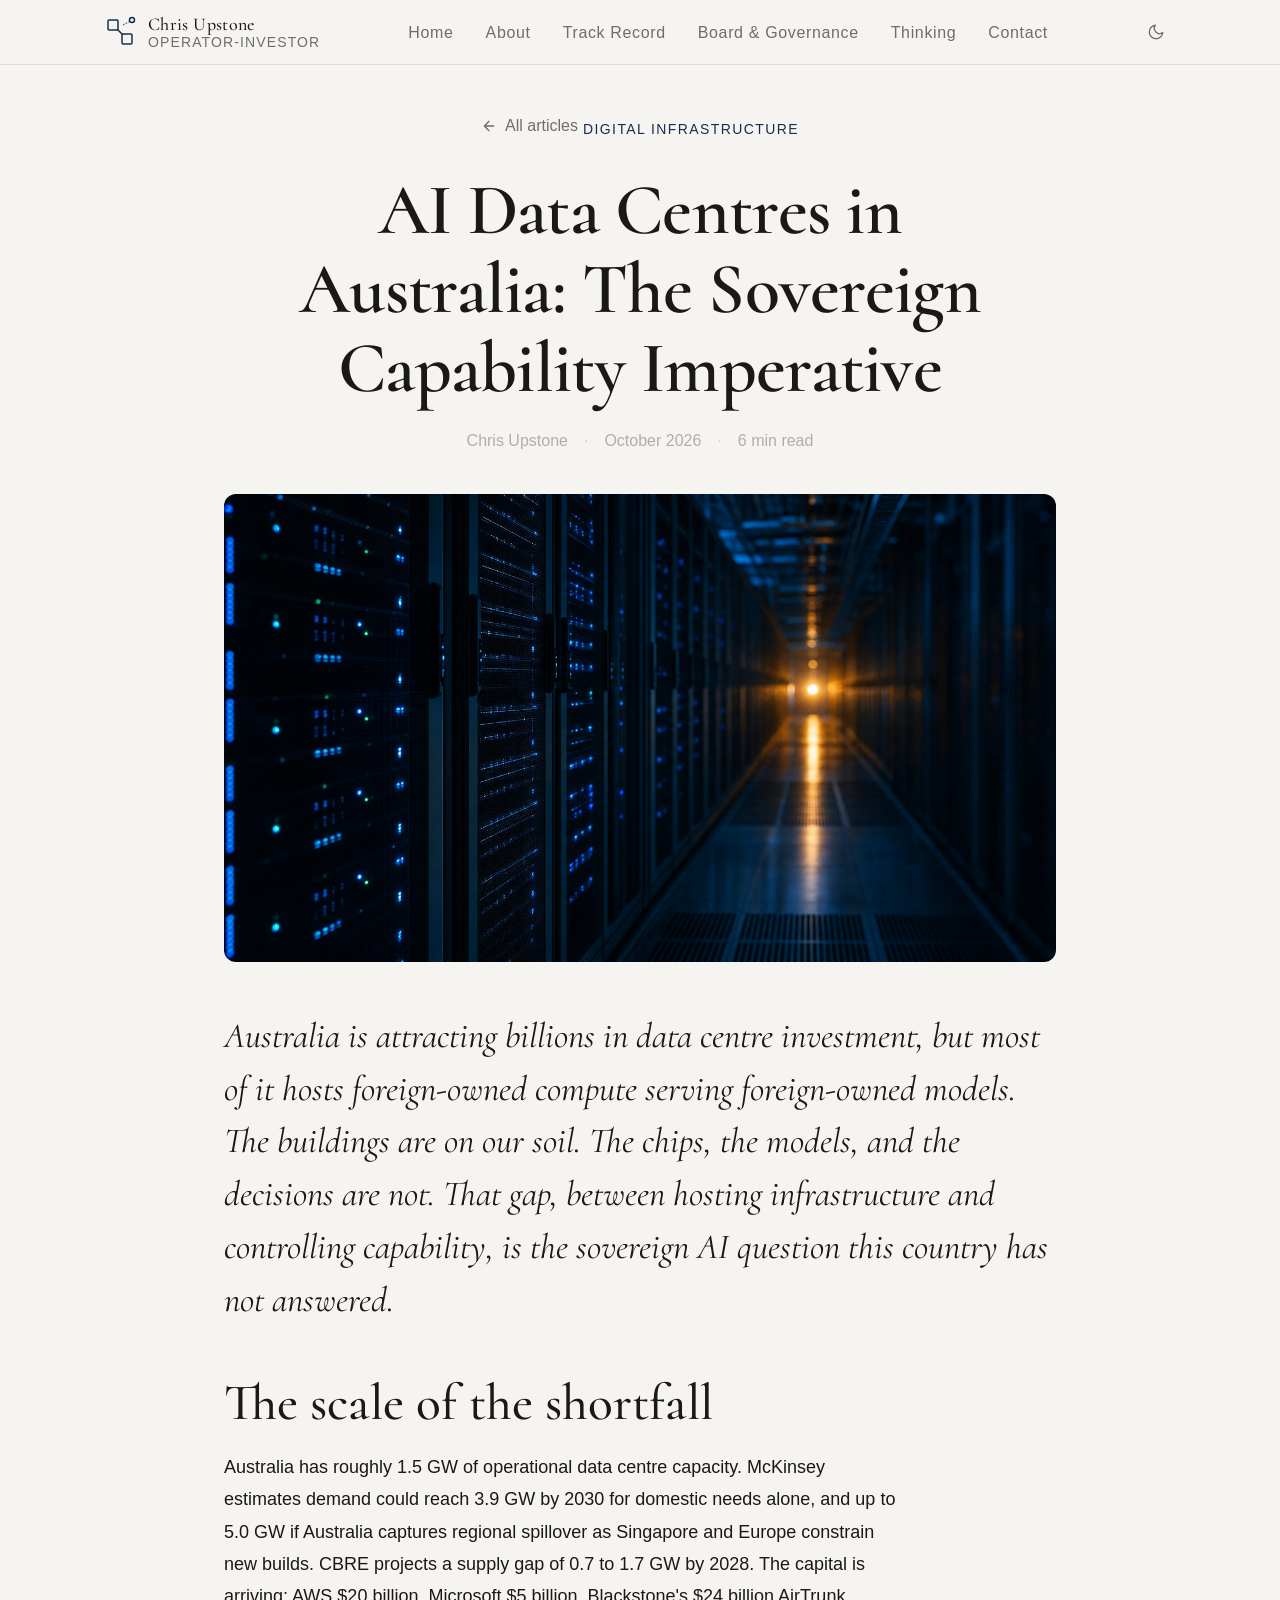
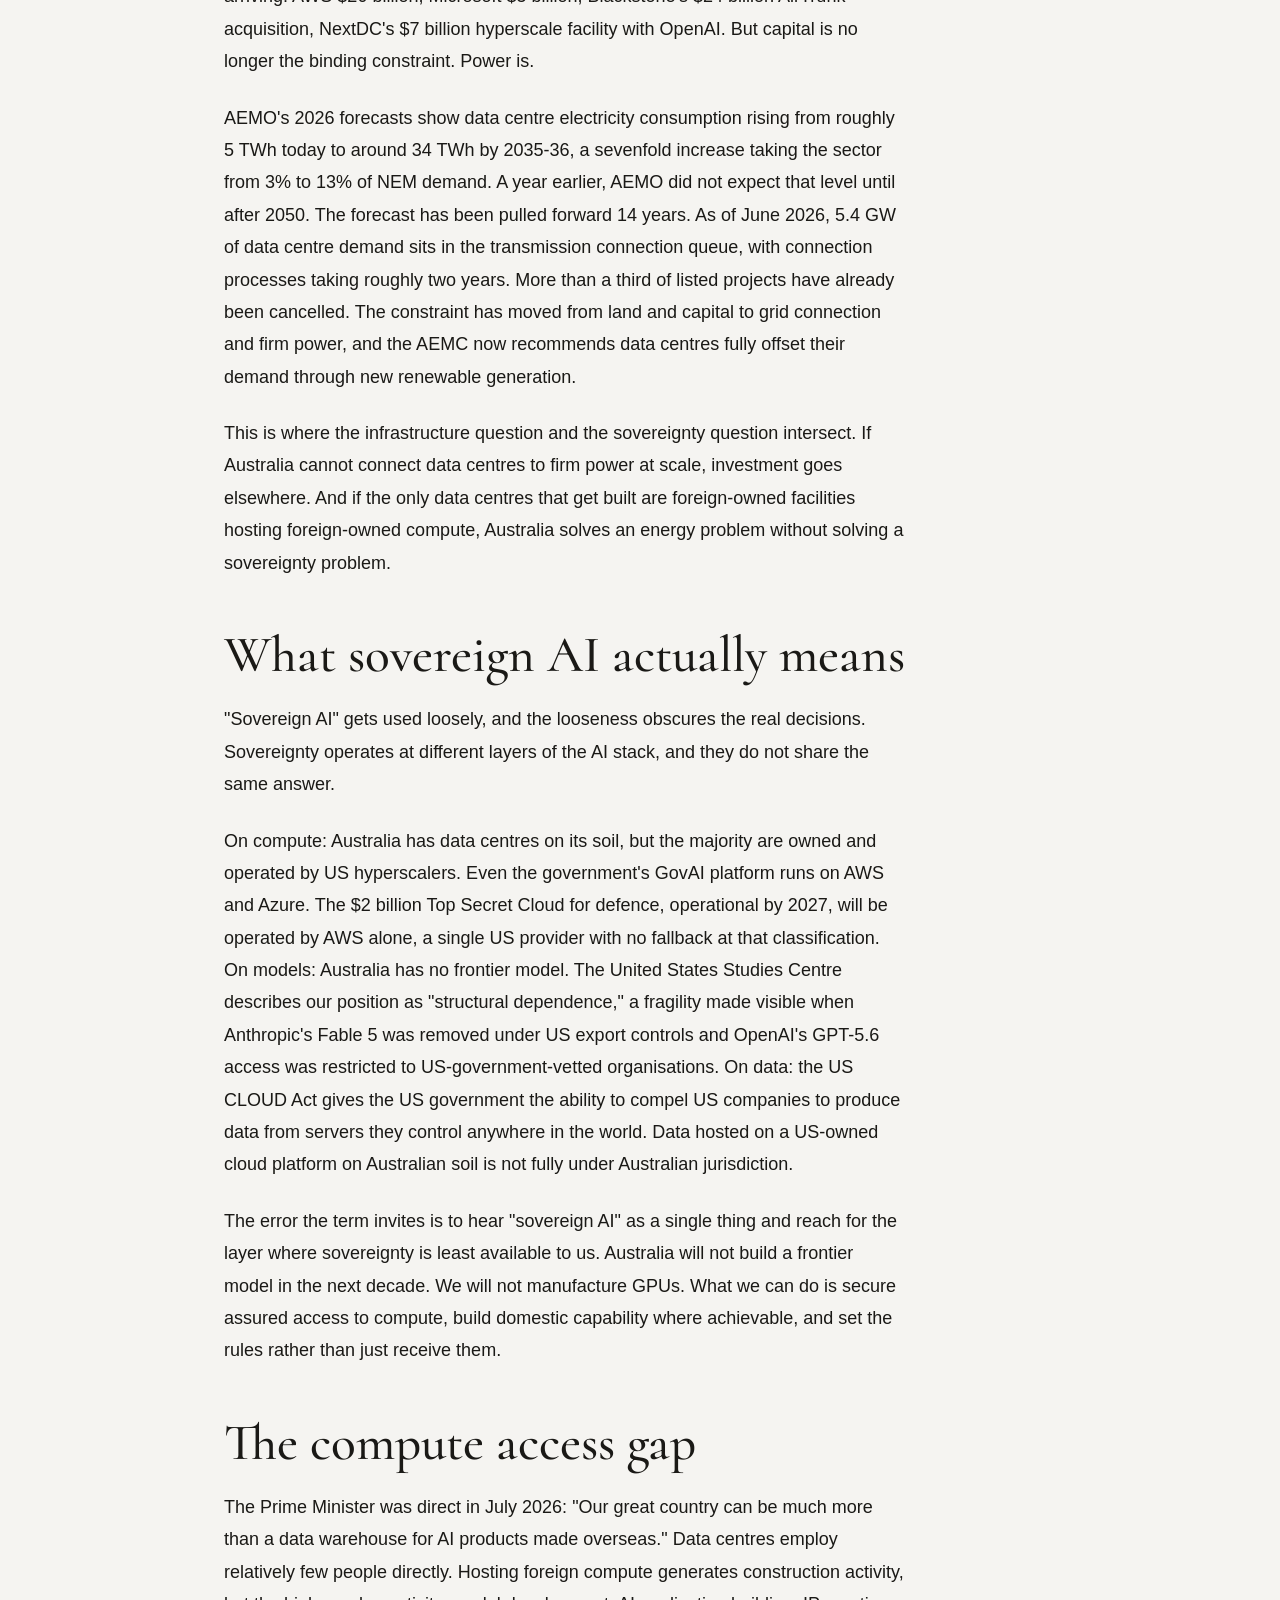
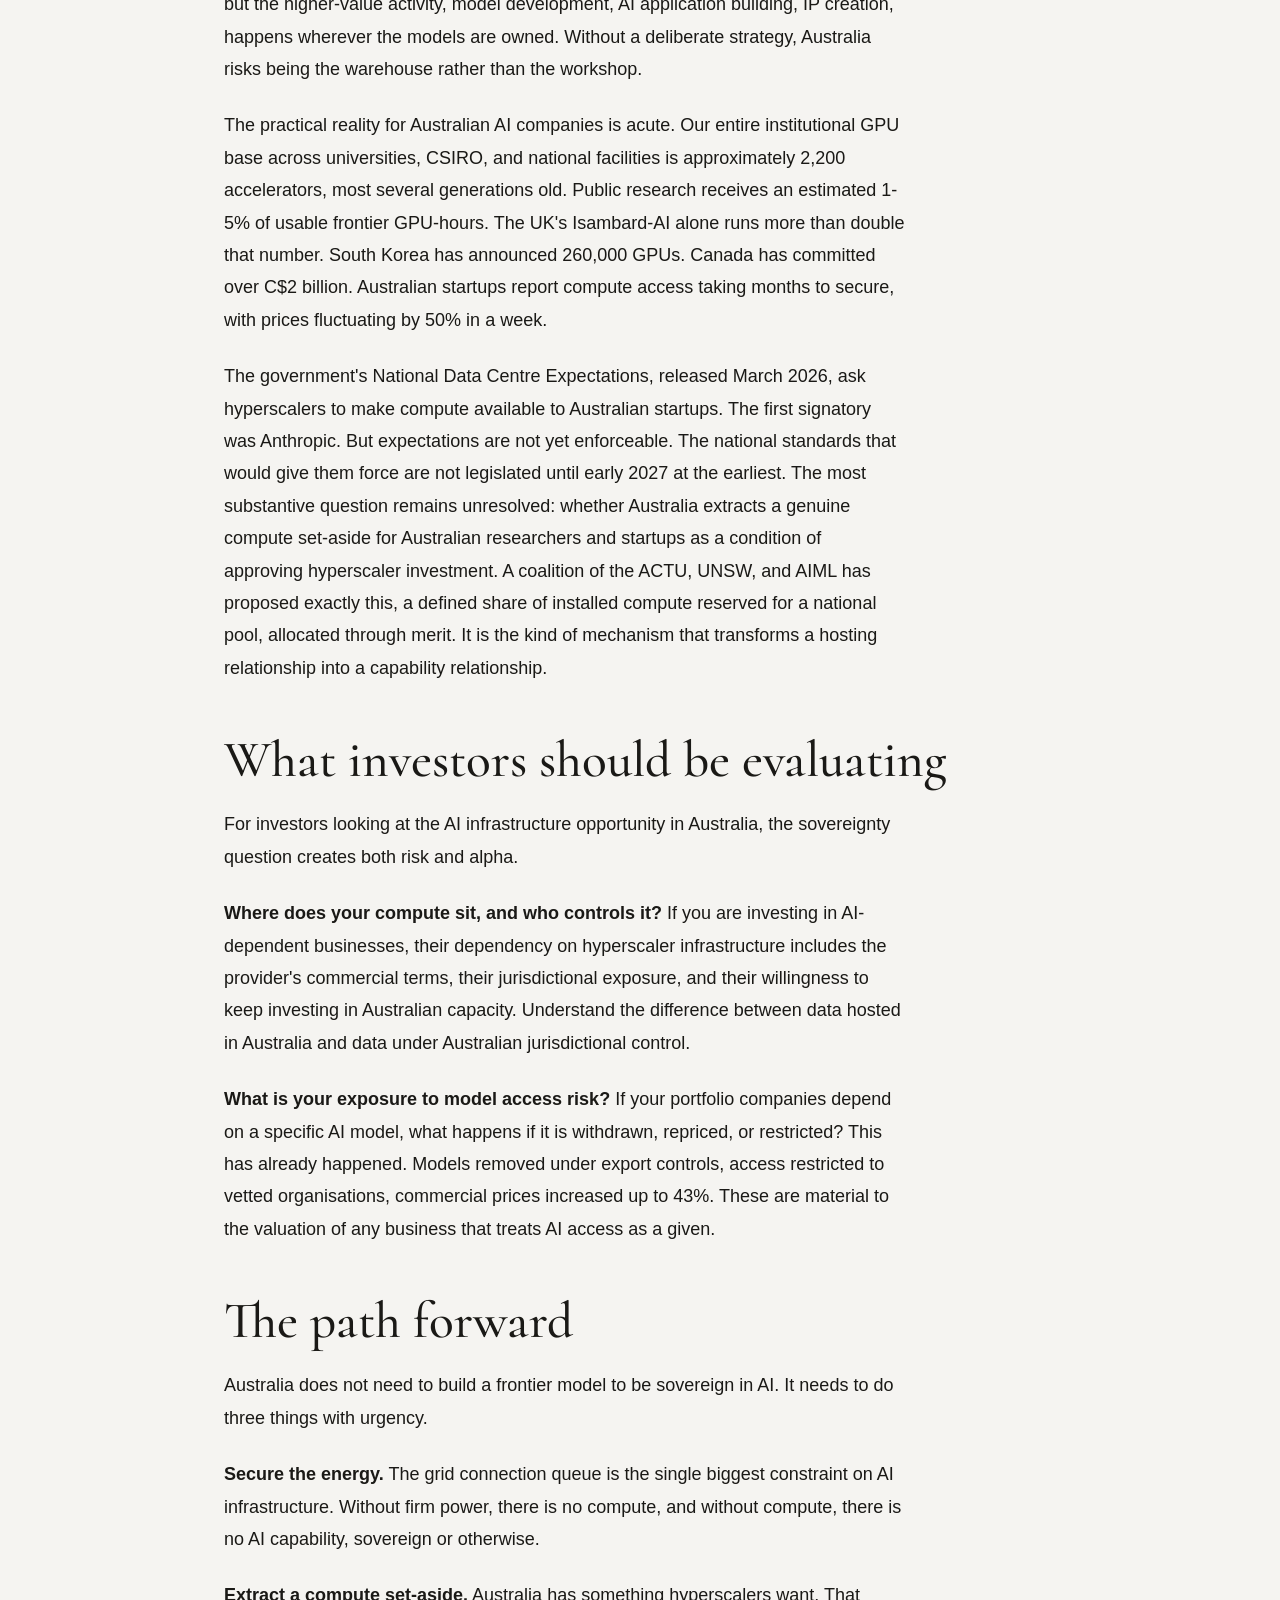
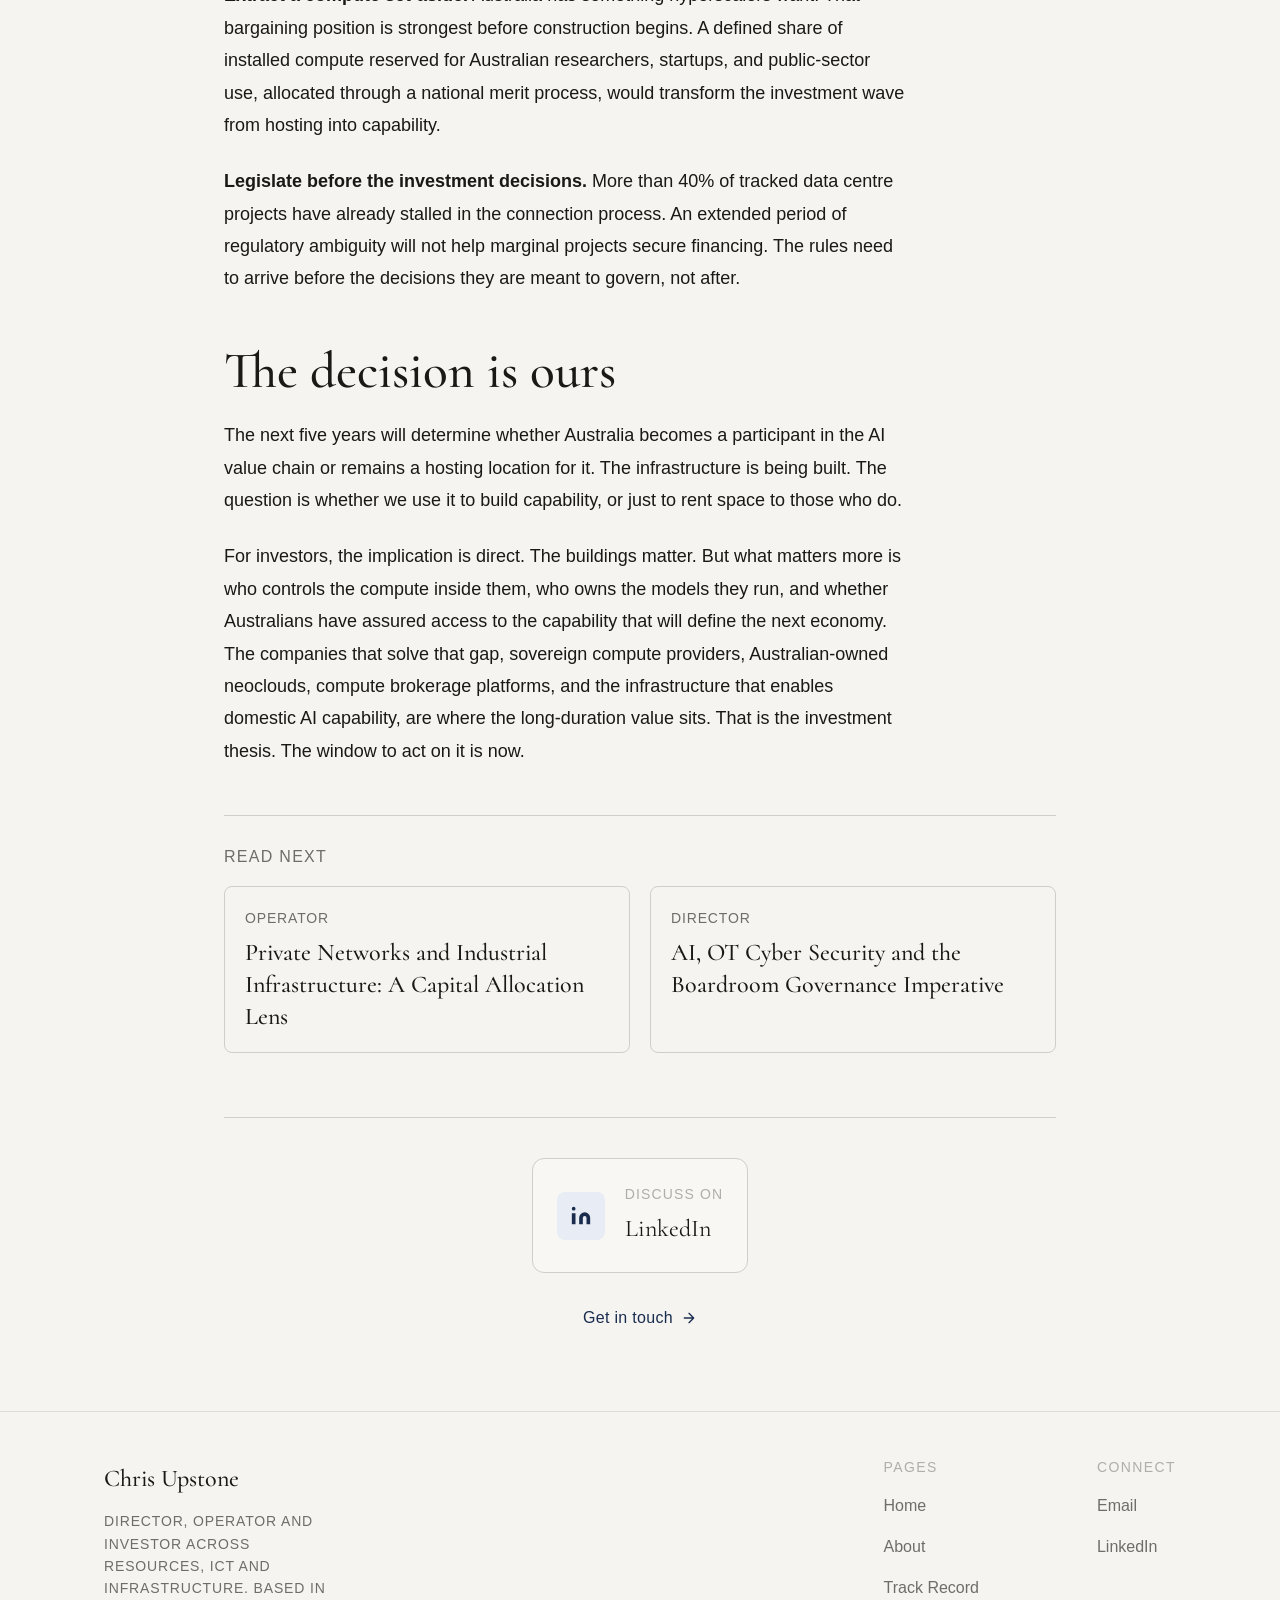
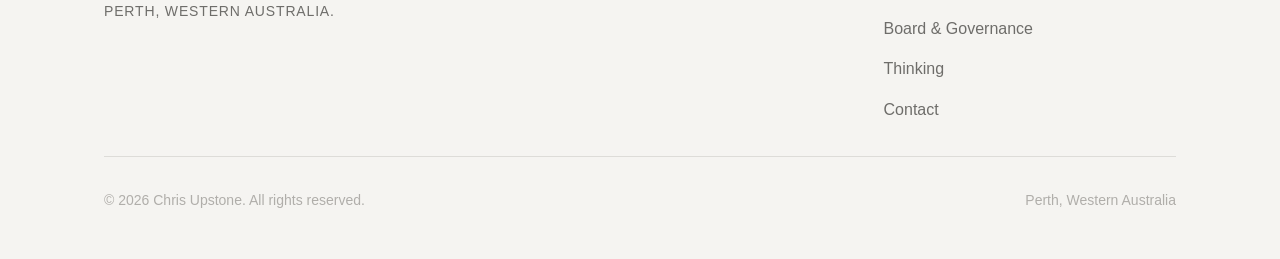
<file: articles/ai-data-centres-australia.html>
<!DOCTYPE html>
<html lang="en" data-theme="light">
<head>
  <meta charset="UTF-8">
  <meta name="viewport" content="width=device-width, initial-scale=1.0">
  <title>AI Data Centres in Australia: The Sovereign Capability Imperative — Chris Upstone</title>
  <meta name="description" content="Why Australia's data centre shortfall is a sovereignty question, not just an infrastructure question — and what boards and investors should do about it.">
  <meta property="og:type" content="article">
  <meta property="og:title" content="AI Data Centres in Australia: The Sovereign Capability Imperative">
  <meta property="og:description" content="Why Australia's data centre shortfall is a sovereignty question, not just an infrastructure question — and what boards and investors should do about it.">
  <meta property="og:image" content="../assets/images/thinking-datacentre.png">
  <meta property="og:url" content="https://chrisupstone.me/articles/ai-data-centres-australia.html">
  <meta name="twitter:card" content="summary_large_image">
  <meta name="twitter:title" content="AI Data Centres in Australia: The Sovereign Capability Imperative">
  <meta name="twitter:description" content="Why Australia's data centre shortfall is a sovereignty question, not just an infrastructure question.">
  <meta name="twitter:image" content="https://chrisupstone.me/assets/images/thinking-datacentre.png">

  <!-- Structured data (Article) -->
  <script type="application/ld+json">
  {
    "@context": "https://schema.org",
    "@type": "Article",
    "headline": "AI Data Centres in Australia: The Sovereign Capability Imperative",
    "description": "Why Australia's data centre shortfall is a sovereignty question, not just an infrastructure question — and what boards and investors should do about it.",
    "image": "https://chrisupstone.me/assets/images/thinking-datacentre.png",
    "url": "https://chrisupstone.me/articles/ai-data-centres-australia.html",
    "datePublished": "2026-10-01",
    "dateModified": "2026-10-11",
    "articleSection": "Digital Infrastructure",
    "wordCount": 1500,
    "timeRequired": "PT6M",
    "author": {
      "@type": "Person",
      "name": "Chris Upstone",
      "url": "https://chrisupstone.me"
    },
    "publisher": {
      "@type": "Person",
      "name": "Chris Upstone",
      "url": "https://chrisupstone.me"
    },
    "mainEntityOfPage": {
      "@type": "WebPage",
      "@id": "https://chrisupstone.me/articles/ai-data-centres-australia.html"
    }
  }
  </script>

  <link rel="icon" type="image/svg+xml" href="../assets/favicon.svg">

  <link rel="preconnect" href="https://fonts.googleapis.com">
  <link rel="preconnect" href="https://fonts.gstatic.com" crossorigin>
  <link href="https://fonts.googleapis.com/css2?family=Cormorant:ital,wght@0,400;0,500;0,600;1,400;1,500&display=swap" rel="stylesheet">
  <link href="https://api.fontshare.com/v2/css?f[]=switzer@300,400,500,600&display=swap" rel="stylesheet">

  <link rel="stylesheet" href="../base.css">
  <link rel="stylesheet" href="../style.css">
</head>
<body>
  <div class="page-wrapper">
    <div id="site-header"></div>

    <main class="page-content" id="main-content">

      <article class="article-view">
        <div class="container container--narrow">

          <!-- ARTICLE HEADER -->
          <header class="article-view__header">
            <a href="../thinking.html" class="back-link">
              <svg width="16" height="16" viewBox="0 0 24 24" fill="none" stroke="currentColor" stroke-width="2" stroke-linecap="round" stroke-linejoin="round" aria-hidden="true"><path d="M19 12H5M12 19l-7-7 7-7"/></svg>
              All articles
            </a>
            <span class="article-view__category">Digital Infrastructure</span>
            <h1 class="article-view__title">AI Data Centres in Australia: The Sovereign Capability Imperative</h1>
            <div class="article-view__meta">
              <span>Chris Upstone</span>
              <span>October 2026</span>
              <span>6 min read</span>
            </div>
          </header>

          <!-- FEATURED IMAGE -->
          <figure class="article-view__figure">
            <img src="../assets/images/thinking-datacentre.png" alt="Data centre server rows in a dark facility" loading="lazy">
          </figure>

          <!-- ARTICLE BODY -->
          <div class="article-view__body">

            <p class="article-view__lede">
              Australia is attracting billions in data centre investment, but most of it hosts foreign-owned compute serving foreign-owned models. The buildings are on our soil. The chips, the models, and the decisions are not. That gap, between hosting infrastructure and controlling capability, is the sovereign AI question this country has not answered.
            </p>

            <h2>The scale of the shortfall</h2>

            <p>
              Australia has roughly 1.5 GW of operational data centre capacity. McKinsey estimates demand could reach 3.9 GW by 2030 for domestic needs alone, and up to 5.0 GW if Australia captures regional spillover as Singapore and Europe constrain new builds. CBRE projects a supply gap of 0.7 to 1.7 GW by 2028. The capital is arriving: AWS $20 billion, Microsoft $5 billion, Blackstone's $24 billion AirTrunk acquisition, NextDC's $7 billion hyperscale facility with OpenAI. But capital is no longer the binding constraint. Power is.
            </p>

            <p>
              AEMO's 2026 forecasts show data centre electricity consumption rising from roughly 5 TWh today to around 34 TWh by 2035-36, a sevenfold increase taking the sector from 3% to 13% of NEM demand. A year earlier, AEMO did not expect that level until after 2050. The forecast has been pulled forward 14 years. As of June 2026, 5.4 GW of data centre demand sits in the transmission connection queue, with connection processes taking roughly two years. More than a third of listed projects have already been cancelled. The constraint has moved from land and capital to grid connection and firm power, and the AEMC now recommends data centres fully offset their demand through new renewable generation.
            </p>

            <p>
              This is where the infrastructure question and the sovereignty question intersect. If Australia cannot connect data centres to firm power at scale, investment goes elsewhere. And if the only data centres that get built are foreign-owned facilities hosting foreign-owned compute, Australia solves an energy problem without solving a sovereignty problem.
            </p>

            <h2>What sovereign AI actually means</h2>

            <p>
              "Sovereign AI" gets used loosely, and the looseness obscures the real decisions. Sovereignty operates at different layers of the AI stack, and they do not share the same answer.
            </p>

            <p>
              On compute: Australia has data centres on its soil, but the majority are owned and operated by US hyperscalers. Even the government's GovAI platform runs on AWS and Azure. The $2 billion Top Secret Cloud for defence, operational by 2027, will be operated by AWS alone, a single US provider with no fallback at that classification. On models: Australia has no frontier model. The United States Studies Centre describes our position as "structural dependence," a fragility made visible when Anthropic's Fable 5 was removed under US export controls and OpenAI's GPT-5.6 access was restricted to US-government-vetted organisations. On data: the US CLOUD Act gives the US government the ability to compel US companies to produce data from servers they control anywhere in the world. Data hosted on a US-owned cloud platform on Australian soil is not fully under Australian jurisdiction.
            </p>

            <p>
              The error the term invites is to hear "sovereign AI" as a single thing and reach for the layer where sovereignty is least available to us. Australia will not build a frontier model in the next decade. We will not manufacture GPUs. What we can do is secure assured access to compute, build domestic capability where achievable, and set the rules rather than just receive them.
            </p>

            <h2>The compute access gap</h2>

            <p>
              The Prime Minister was direct in July 2026: "Our great country can be much more than a data warehouse for AI products made overseas." Data centres employ relatively few people directly. Hosting foreign compute generates construction activity, but the higher-value activity, model development, AI application building, IP creation, happens wherever the models are owned. Without a deliberate strategy, Australia risks being the warehouse rather than the workshop.
            </p>

            <p>
              The practical reality for Australian AI companies is acute. Our entire institutional GPU base across universities, CSIRO, and national facilities is approximately 2,200 accelerators, most several generations old. Public research receives an estimated 1-5% of usable frontier GPU-hours. The UK's Isambard-AI alone runs more than double that number. South Korea has announced 260,000 GPUs. Canada has committed over C$2 billion. Australian startups report compute access taking months to secure, with prices fluctuating by 50% in a week.
            </p>

            <p>
              The government's National Data Centre Expectations, released March 2026, ask hyperscalers to make compute available to Australian startups. The first signatory was Anthropic. But expectations are not yet enforceable. The national standards that would give them force are not legislated until early 2027 at the earliest. The most substantive question remains unresolved: whether Australia extracts a genuine compute set-aside for Australian researchers and startups as a condition of approving hyperscaler investment. A coalition of the ACTU, UNSW, and AIML has proposed exactly this, a defined share of installed compute reserved for a national pool, allocated through merit. It is the kind of mechanism that transforms a hosting relationship into a capability relationship.
            </p>

            <h2>What investors should be evaluating</h2>

            <p>
              For investors looking at the AI infrastructure opportunity in Australia, the sovereignty question creates both risk and alpha.
            </p>

            <p>
              <strong>Where does your compute sit, and who controls it?</strong> If you are investing in AI-dependent businesses, their dependency on hyperscaler infrastructure includes the provider's commercial terms, their jurisdictional exposure, and their willingness to keep investing in Australian capacity. Understand the difference between data hosted in Australia and data under Australian jurisdictional control.
            </p>

            <p>
              <strong>What is your exposure to model access risk?</strong> If your portfolio companies depend on a specific AI model, what happens if it is withdrawn, repriced, or restricted? This has already happened. Models removed under export controls, access restricted to vetted organisations, commercial prices increased up to 43%. These are material to the valuation of any business that treats AI access as a given.
            </p>

            <h2>The path forward</h2>

            <p>
              Australia does not need to build a frontier model to be sovereign in AI. It needs to do three things with urgency.
            </p>

            <p>
              <strong>Secure the energy.</strong> The grid connection queue is the single biggest constraint on AI infrastructure. Without firm power, there is no compute, and without compute, there is no AI capability, sovereign or otherwise.
            </p>

            <p>
              <strong>Extract a compute set-aside.</strong> Australia has something hyperscalers want. That bargaining position is strongest before construction begins. A defined share of installed compute reserved for Australian researchers, startups, and public-sector use, allocated through a national merit process, would transform the investment wave from hosting into capability.
            </p>

            <p>
              <strong>Legislate before the investment decisions.</strong> More than 40% of tracked data centre projects have already stalled in the connection process. An extended period of regulatory ambiguity will not help marginal projects secure financing. The rules need to arrive before the decisions they are meant to govern, not after.
            </p>

            <h2>The decision is ours</h2>

            <p>
              The next five years will determine whether Australia becomes a participant in the AI value chain or remains a hosting location for it. The infrastructure is being built. The question is whether we use it to build capability, or just to rent space to those who do.
            </p>

            <p>
              For investors, the implication is direct. The buildings matter. But what matters more is who controls the compute inside them, who owns the models they run, and whether Australians have assured access to the capability that will define the next economy. The companies that solve that gap, sovereign compute providers, Australian-owned neoclouds, compute brokerage platforms, and the infrastructure that enables domestic AI capability, are where the long-duration value sits. That is the investment thesis. The window to act on it is now.
            </p>

          </div>

          <section class="article-view__read-next">
            <h3>Read next</h3>
            <div class="article-view__read-next-links">
              <a href="private-networks-capital-allocation.html">
                <span>Operator</span>
                <strong>Private Networks and Industrial Infrastructure: A Capital Allocation Lens</strong>
              </a>
              <a href="ai-ot-cyber-security-governance.html">
                <span>Director</span>
                <strong>AI, OT Cyber Security and the Boardroom Governance Imperative</strong>
              </a>
            </div>
          </section>

          <!-- ARTICLE FOOTER -->
          <footer class="article-view__footer">
            <div class="article-view__share">
              <a href="https://www.linkedin.com/in/cupstone" target="_blank" rel="noopener noreferrer" class="contact-channel" style="max-width: 360px;">
                <div class="contact-channel__icon" aria-hidden="true">
                  <svg width="22" height="22" viewBox="0 0 24 24" fill="currentColor"><path d="M16 8a6 6 0 016 6v7h-4v-7a2 2 0 00-2-2 2 2 0 00-2 2v7h-4v-7a6 6 0 016-6z"/><rect x="2" y="9" width="4" height="12"/><circle cx="4" cy="4" r="2"/></svg>
                </div>
                <div>
                  <div class="contact-channel__label">Discuss on</div>
                  <div class="contact-channel__value">LinkedIn</div>
                </div>
              </a>
            </div>
            <a href="../contact.html" class="cta-link">
              Get in touch
              <svg width="16" height="16" viewBox="0 0 24 24" fill="none" stroke="currentColor" stroke-width="2" stroke-linecap="round" stroke-linejoin="round" aria-hidden="true"><path d="M5 12h14M12 5l7 7-7 7"/></svg>
            </a>
          </footer>

        </div>
      </article>

    </main>

    <div id="site-footer"></div>
  </div>

  <script src="../components.js"></script>
</body>
</html>
</file>
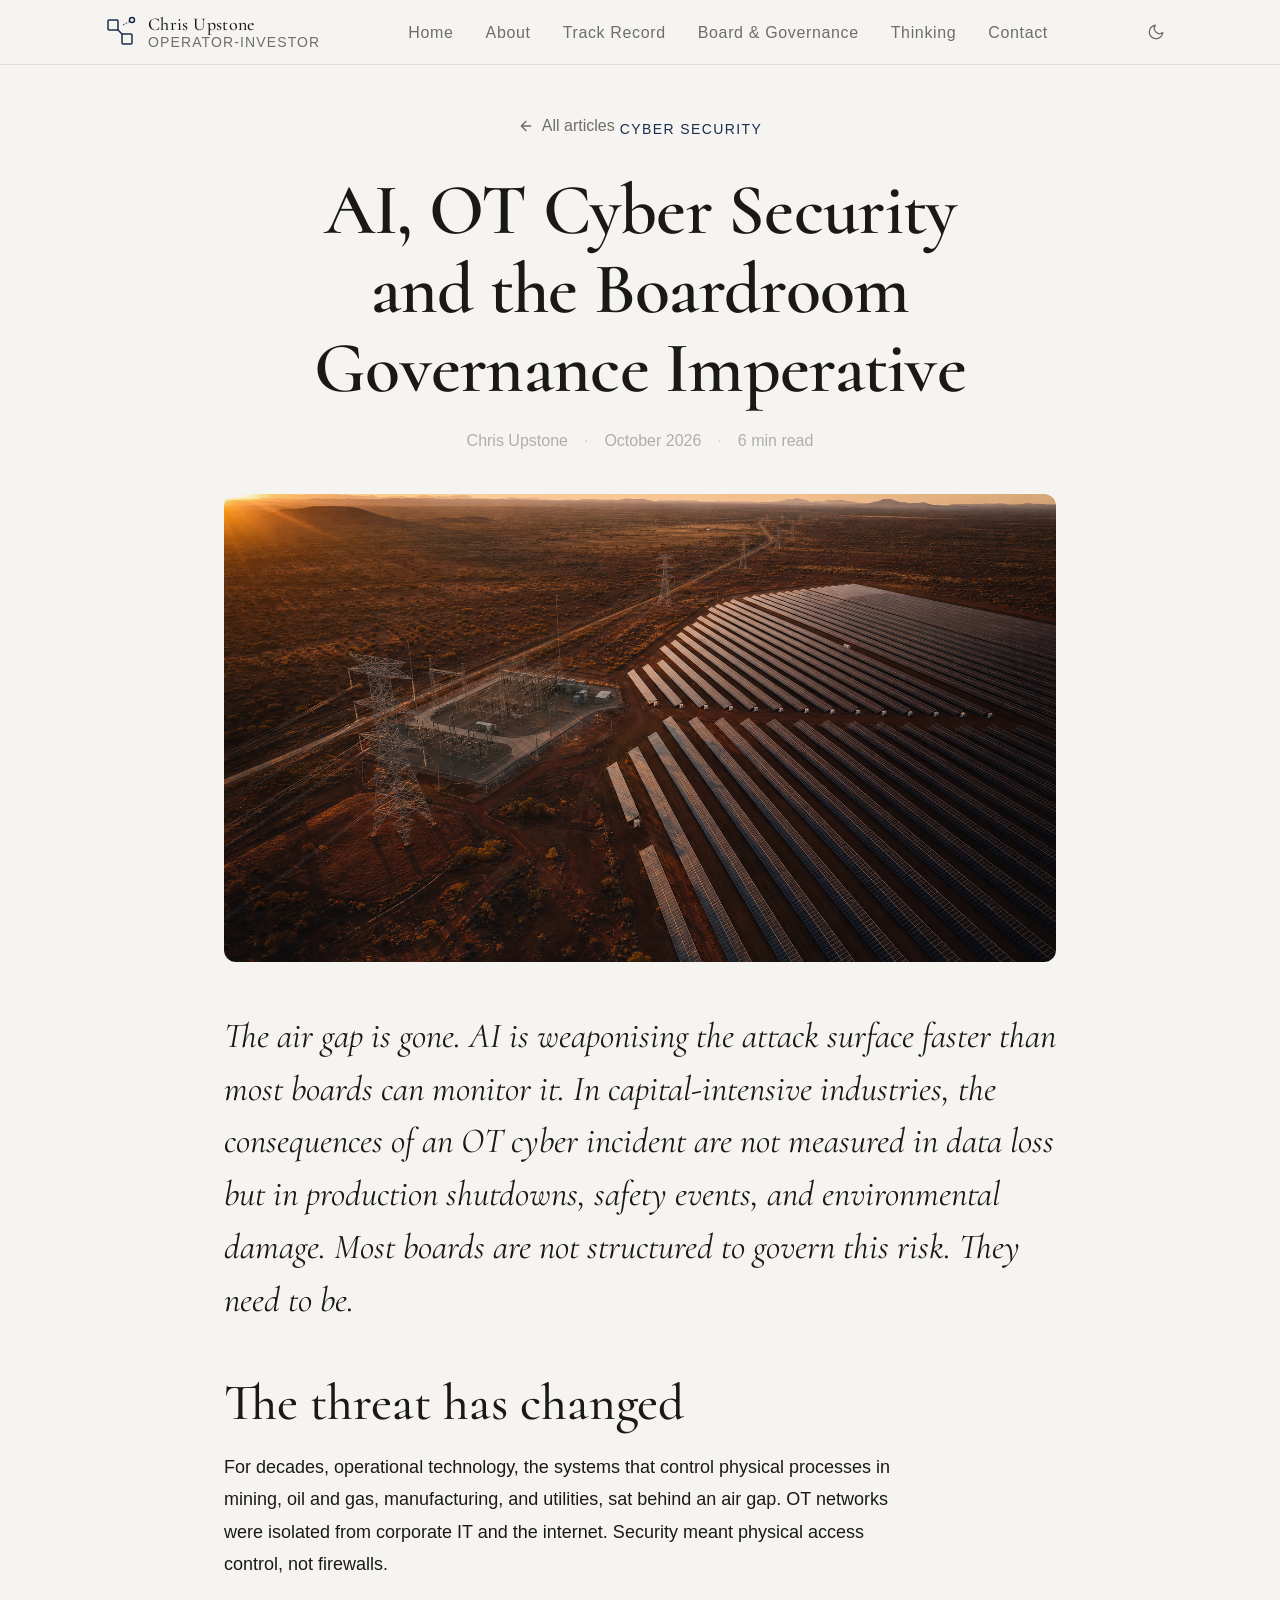
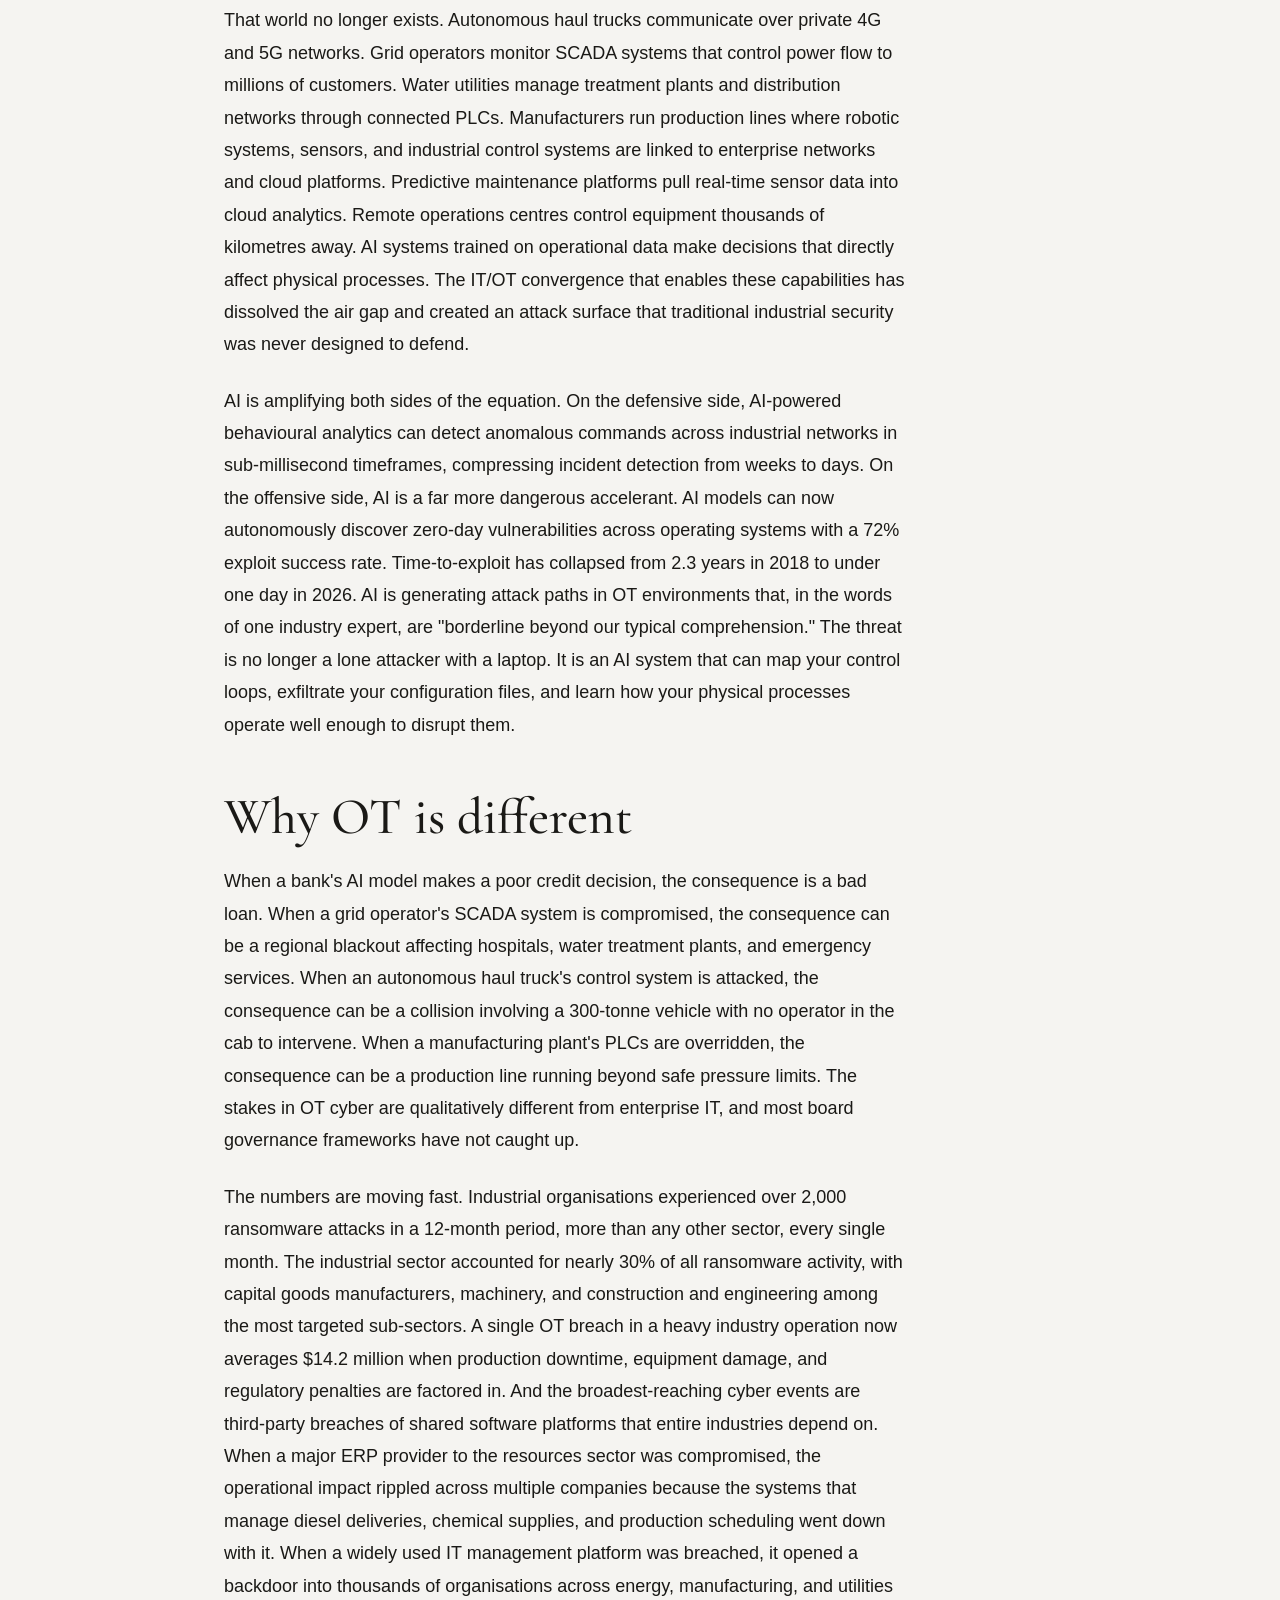
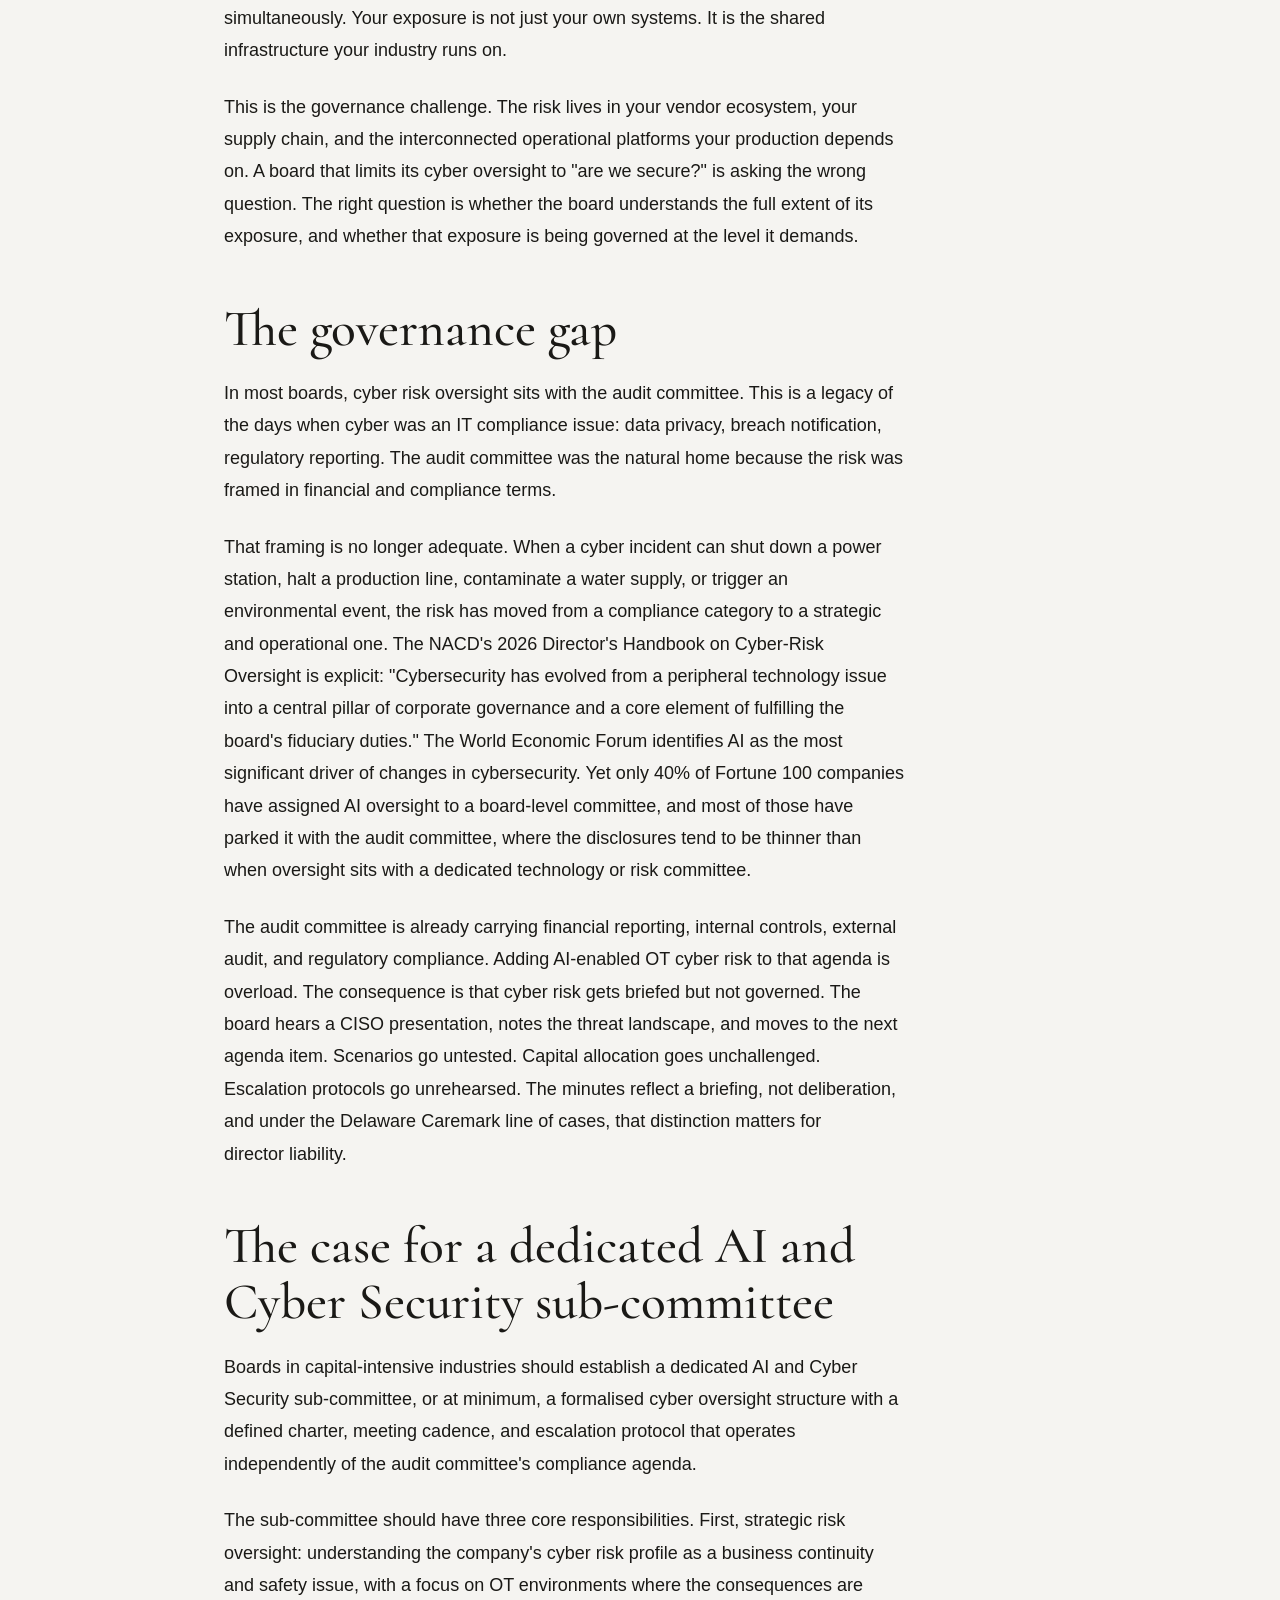
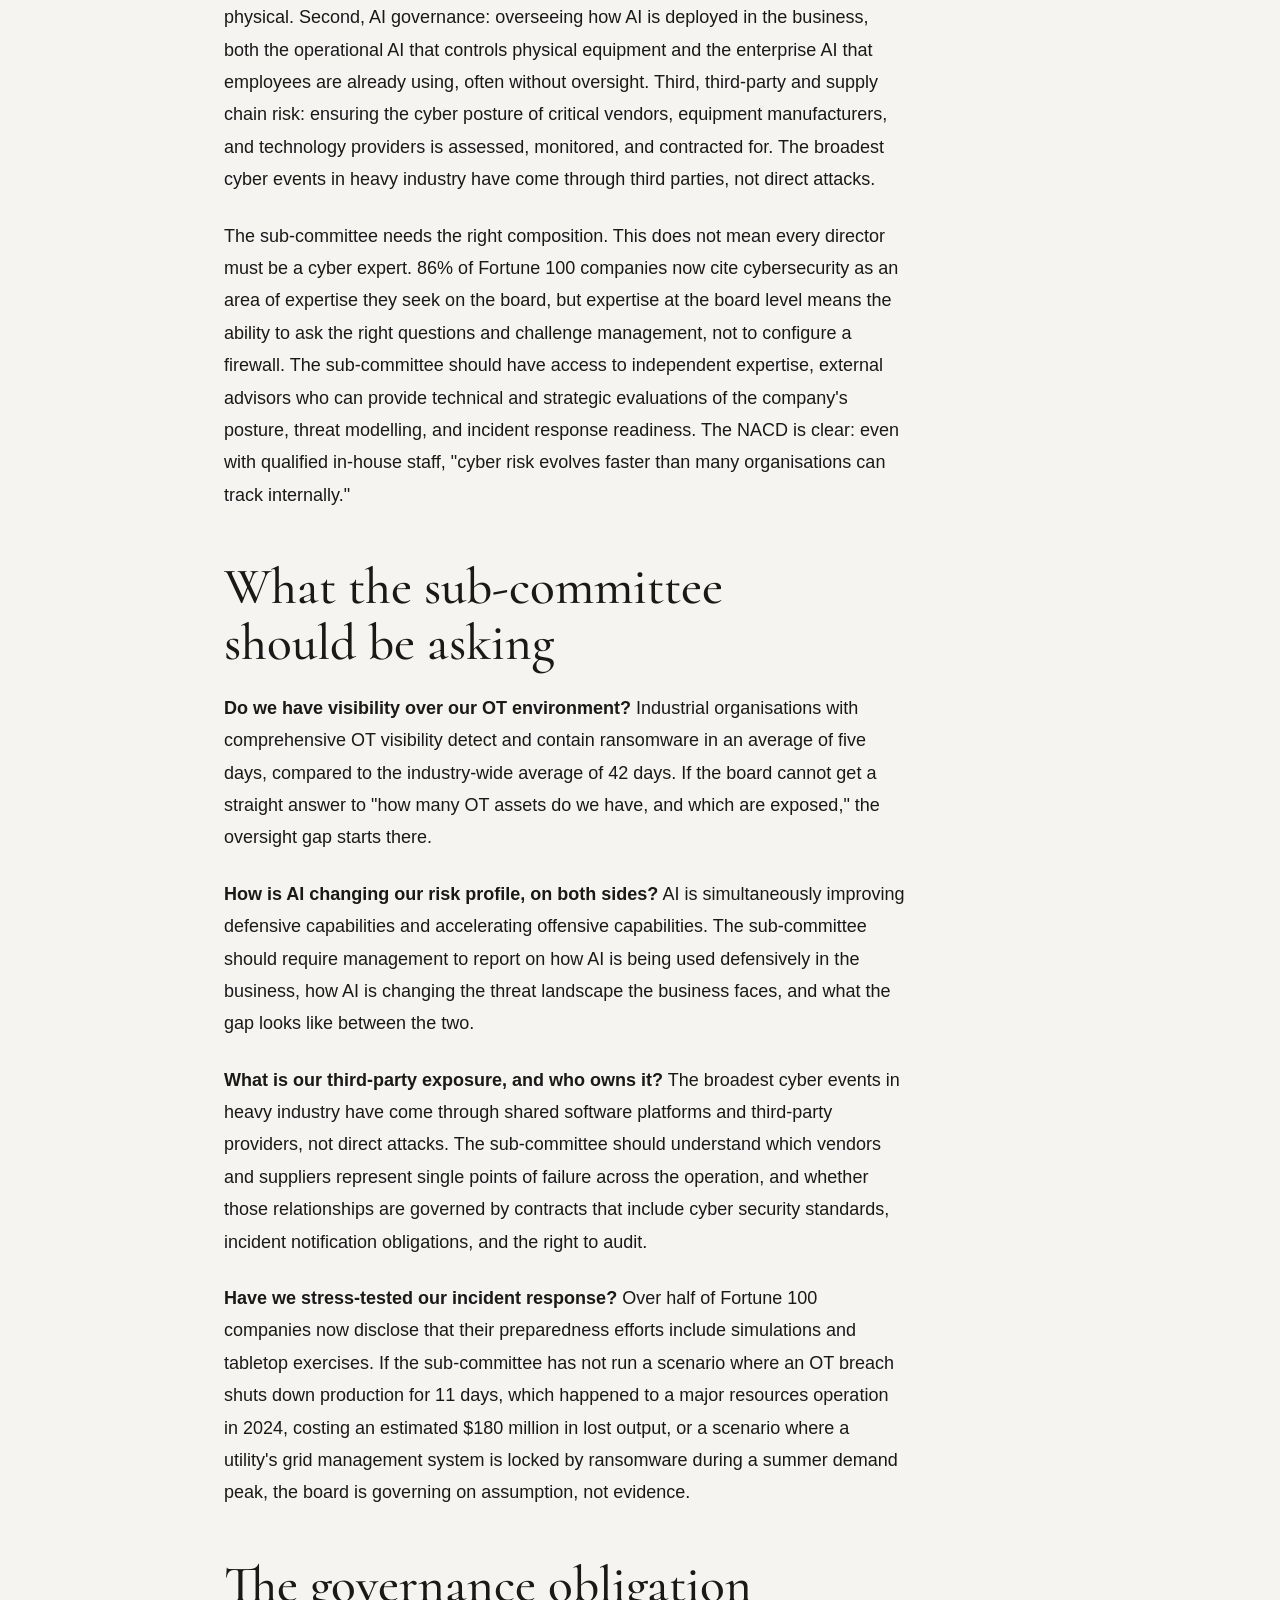
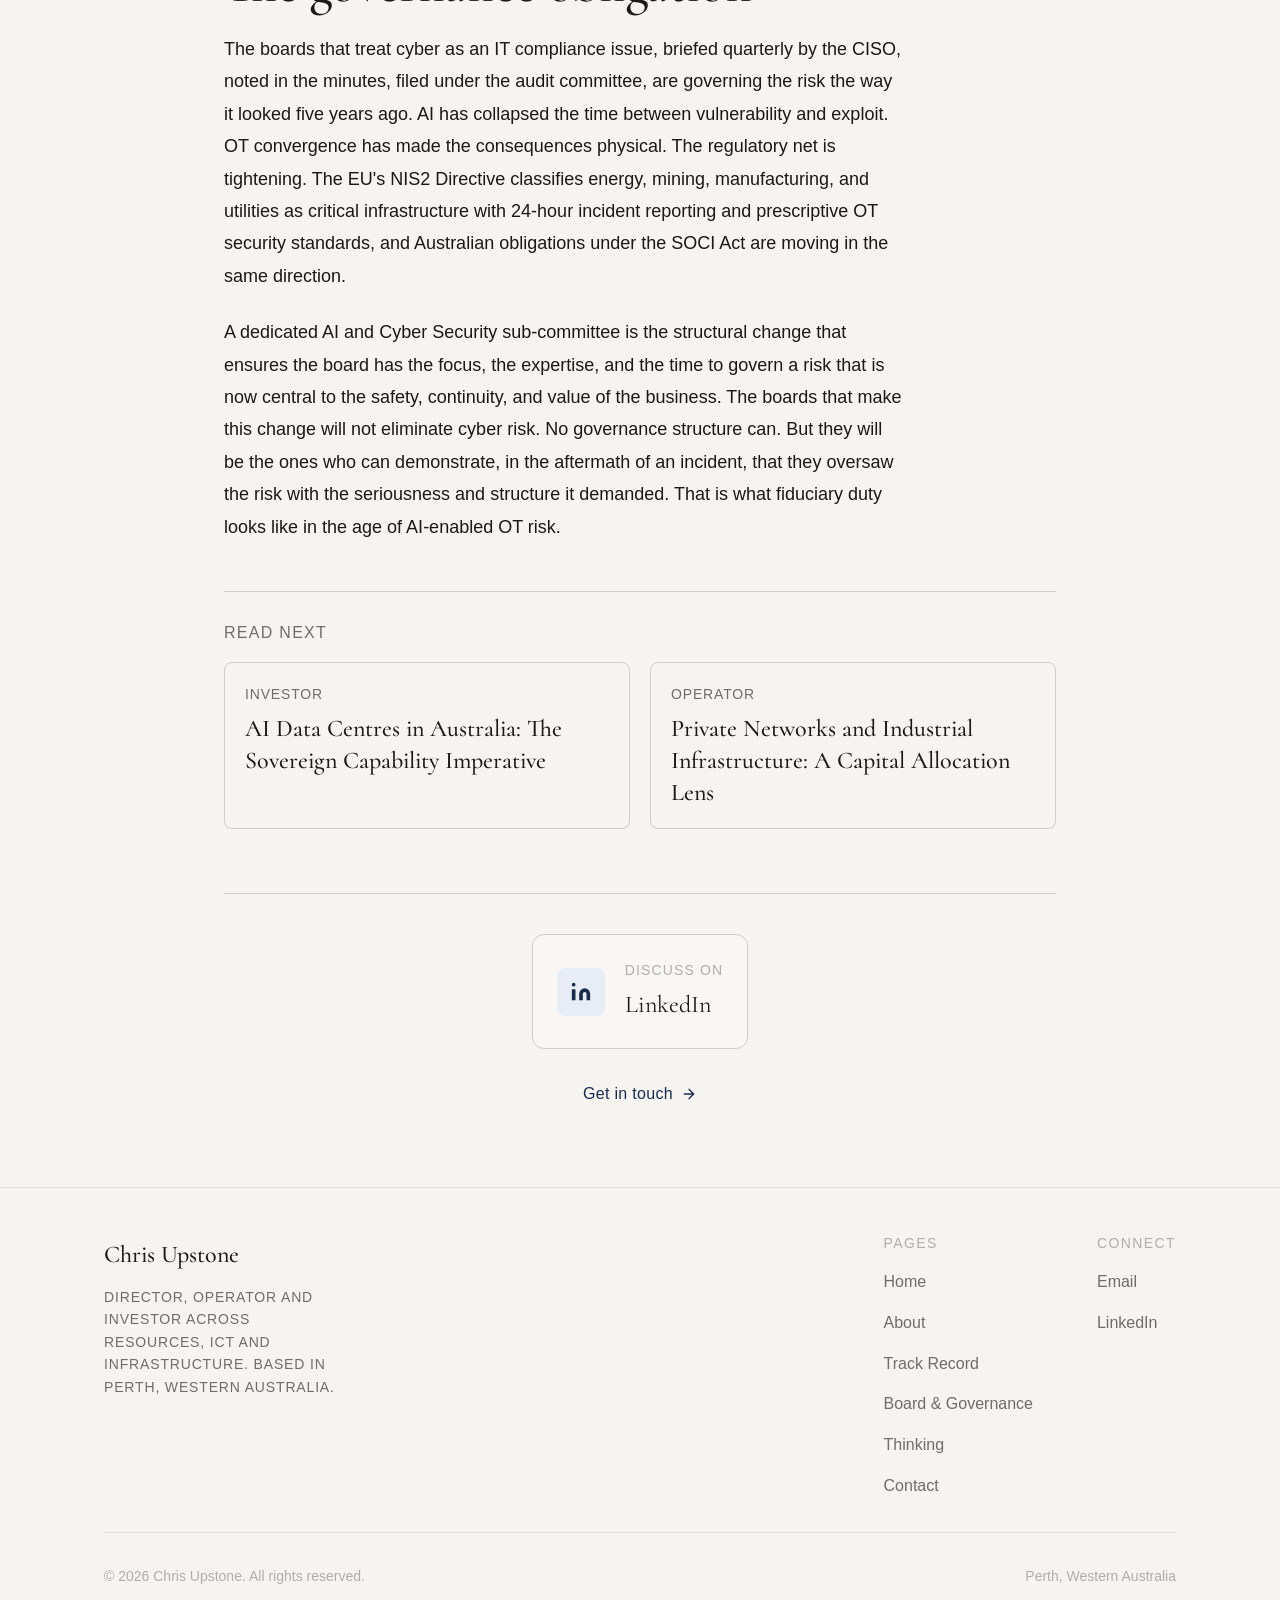
<file: articles/ai-ot-cyber-security-governance.html>
<!DOCTYPE html>
<html lang="en" data-theme="light">
<head>
  <meta charset="UTF-8">
  <meta name="viewport" content="width=device-width, initial-scale=1.0">
  <title>AI, OT Cyber Security and the Boardroom Governance Imperative — Chris Upstone</title>
  <meta name="description" content="Why AI's impact on operational technology cyber risk demands a dedicated board sub-committee — and what directors in heavy industry need to understand about governing cyber risk when the consequences are physical.">
  <meta property="og:type" content="article">
  <meta property="og:title" content="AI, OT Cyber Security and the Boardroom Governance Imperative">
  <meta property="og:description" content="Why AI's impact on operational technology cyber risk demands a dedicated board sub-committee — and what directors in heavy industry need to understand about governing cyber risk when the consequences are physical.">
  <meta property="og:image" content="../assets/images/thinking-energytransition.png">
  <meta property="og:url" content="https://chrisupstone.me/articles/ai-ot-cyber-security-governance.html">
  <meta name="twitter:card" content="summary_large_image">
  <meta name="twitter:title" content="AI, OT Cyber Security and the Boardroom Governance Imperative">
  <meta name="twitter:description" content="Why AI's impact on operational technology cyber risk demands a dedicated board sub-committee.">
  <meta name="twitter:image" content="https://chrisupstone.me/assets/images/thinking-energytransition.png">

  <!-- Structured data (Article) -->
  <script type="application/ld+json">
  {
    "@context": "https://schema.org",
    "@type": "Article",
    "headline": "AI, OT Cyber Security and the Boardroom Governance Imperative",
    "description": "Why AI's impact on operational technology cyber risk demands a dedicated board sub-committee — and what directors in heavy industry need to understand about governing cyber risk when the consequences are physical.",
    "image": "https://chrisupstone.me/assets/images/thinking-energytransition.png",
    "url": "https://chrisupstone.me/articles/ai-ot-cyber-security-governance.html",
    "datePublished": "2026-10-11",
    "dateModified": "2026-10-11",
    "articleSection": "Cyber Security",
    "wordCount": 1500,
    "timeRequired": "PT6M",
    "author": {
      "@type": "Person",
      "name": "Chris Upstone",
      "url": "https://chrisupstone.me"
    },
    "publisher": {
      "@type": "Person",
      "name": "Chris Upstone",
      "url": "https://chrisupstone.me"
    },
    "mainEntityOfPage": {
      "@type": "WebPage",
      "@id": "https://chrisupstone.me/articles/ai-ot-cyber-security-governance.html"
    }
  }
  </script>

  <link rel="icon" type="image/svg+xml" href="../assets/favicon.svg">

  <link rel="preconnect" href="https://fonts.googleapis.com">
  <link rel="preconnect" href="https://fonts.gstatic.com" crossorigin>
  <link href="https://fonts.googleapis.com/css2?family=Cormorant:ital,wght@0,400;0,500;0,600;1,400;1,500&display=swap" rel="stylesheet">
  <link href="https://api.fontshare.com/v2/css?f[]=switzer@300,400,500,600&display=swap" rel="stylesheet">

  <link rel="stylesheet" href="../base.css">
  <link rel="stylesheet" href="../style.css">
</head>
<body>
  <div class="page-wrapper">
    <div id="site-header"></div>

    <main class="page-content" id="main-content">

      <article class="article-view">
        <div class="container container--narrow">

          <header class="article-view__header">
            <a href="../thinking.html" class="back-link">
              <svg width="16" height="16" viewBox="0 0 24 24" fill="none" stroke="currentColor" stroke-width="2" stroke-linecap="round" stroke-linejoin="round" aria-hidden="true"><path d="M19 12H5M12 19l-7-7 7-7"/></svg>
              All articles
            </a>
            <span class="article-view__category">Cyber Security</span>
            <h1 class="article-view__title">AI, OT Cyber Security and the Boardroom Governance Imperative</h1>
            <div class="article-view__meta">
              <span>Chris Upstone</span>
              <span>October 2026</span>
              <span>6 min read</span>
            </div>
          </header>

          <figure class="article-view__figure">
            <img src="../assets/images/thinking-energytransition.png" alt="Industrial control systems and digital infrastructure" loading="lazy">
          </figure>

          <div class="article-view__body">

            <p class="article-view__lede">
              The air gap is gone. AI is weaponising the attack surface faster than most boards can monitor it. In capital-intensive industries, the consequences of an OT cyber incident are not measured in data loss but in production shutdowns, safety events, and environmental damage. Most boards are not structured to govern this risk. They need to be.
            </p>

            <h2>The threat has changed</h2>

            <p>
              For decades, operational technology, the systems that control physical processes in mining, oil and gas, manufacturing, and utilities, sat behind an air gap. OT networks were isolated from corporate IT and the internet. Security meant physical access control, not firewalls.
            </p>

            <p>
              That world no longer exists. Autonomous haul trucks communicate over private 4G and 5G networks. Grid operators monitor SCADA systems that control power flow to millions of customers. Water utilities manage treatment plants and distribution networks through connected PLCs. Manufacturers run production lines where robotic systems, sensors, and industrial control systems are linked to enterprise networks and cloud platforms. Predictive maintenance platforms pull real-time sensor data into cloud analytics. Remote operations centres control equipment thousands of kilometres away. AI systems trained on operational data make decisions that directly affect physical processes. The IT/OT convergence that enables these capabilities has dissolved the air gap and created an attack surface that traditional industrial security was never designed to defend.
            </p>

            <p>
              AI is amplifying both sides of the equation. On the defensive side, AI-powered behavioural analytics can detect anomalous commands across industrial networks in sub-millisecond timeframes, compressing incident detection from weeks to days. On the offensive side, AI is a far more dangerous accelerant. AI models can now autonomously discover zero-day vulnerabilities across operating systems with a 72% exploit success rate. Time-to-exploit has collapsed from 2.3 years in 2018 to under one day in 2026. AI is generating attack paths in OT environments that, in the words of one industry expert, are "borderline beyond our typical comprehension." The threat is no longer a lone attacker with a laptop. It is an AI system that can map your control loops, exfiltrate your configuration files, and learn how your physical processes operate well enough to disrupt them.
            </p>

            <h2>Why OT is different</h2>

            <p>
              When a bank's AI model makes a poor credit decision, the consequence is a bad loan. When a grid operator's SCADA system is compromised, the consequence can be a regional blackout affecting hospitals, water treatment plants, and emergency services. When an autonomous haul truck's control system is attacked, the consequence can be a collision involving a 300-tonne vehicle with no operator in the cab to intervene. When a manufacturing plant's PLCs are overridden, the consequence can be a production line running beyond safe pressure limits. The stakes in OT cyber are qualitatively different from enterprise IT, and most board governance frameworks have not caught up.
            </p>

            <p>
              The numbers are moving fast. Industrial organisations experienced over 2,000 ransomware attacks in a 12-month period, more than any other sector, every single month. The industrial sector accounted for nearly 30% of all ransomware activity, with capital goods manufacturers, machinery, and construction and engineering among the most targeted sub-sectors. A single OT breach in a heavy industry operation now averages $14.2 million when production downtime, equipment damage, and regulatory penalties are factored in. And the broadest-reaching cyber events are third-party breaches of shared software platforms that entire industries depend on. When a major ERP provider to the resources sector was compromised, the operational impact rippled across multiple companies because the systems that manage diesel deliveries, chemical supplies, and production scheduling went down with it. When a widely used IT management platform was breached, it opened a backdoor into thousands of organisations across energy, manufacturing, and utilities simultaneously. Your exposure is not just your own systems. It is the shared infrastructure your industry runs on.
            </p>

            <p>
              This is the governance challenge. The risk lives in your vendor ecosystem, your supply chain, and the interconnected operational platforms your production depends on. A board that limits its cyber oversight to "are we secure?" is asking the wrong question. The right question is whether the board understands the full extent of its exposure, and whether that exposure is being governed at the level it demands.
            </p>

            <h2>The governance gap</h2>

            <p>
              In most boards, cyber risk oversight sits with the audit committee. This is a legacy of the days when cyber was an IT compliance issue: data privacy, breach notification, regulatory reporting. The audit committee was the natural home because the risk was framed in financial and compliance terms.
            </p>

            <p>
              That framing is no longer adequate. When a cyber incident can shut down a power station, halt a production line, contaminate a water supply, or trigger an environmental event, the risk has moved from a compliance category to a strategic and operational one. The NACD's 2026 Director's Handbook on Cyber-Risk Oversight is explicit: "Cybersecurity has evolved from a peripheral technology issue into a central pillar of corporate governance and a core element of fulfilling the board's fiduciary duties." The World Economic Forum identifies AI as the most significant driver of changes in cybersecurity. Yet only 40% of Fortune 100 companies have assigned AI oversight to a board-level committee, and most of those have parked it with the audit committee, where the disclosures tend to be thinner than when oversight sits with a dedicated technology or risk committee.
            </p>

            <p>
              The audit committee is already carrying financial reporting, internal controls, external audit, and regulatory compliance. Adding AI-enabled OT cyber risk to that agenda is overload. The consequence is that cyber risk gets briefed but not governed. The board hears a CISO presentation, notes the threat landscape, and moves to the next agenda item. Scenarios go untested. Capital allocation goes unchallenged. Escalation protocols go unrehearsed. The minutes reflect a briefing, not deliberation, and under the Delaware Caremark line of cases, that distinction matters for director liability.
            </p>

            <h2>The case for a dedicated AI and Cyber Security sub-committee</h2>

            <p>
              Boards in capital-intensive industries should establish a dedicated AI and Cyber Security sub-committee, or at minimum, a formalised cyber oversight structure with a defined charter, meeting cadence, and escalation protocol that operates independently of the audit committee's compliance agenda.
            </p>

            <p>
              The sub-committee should have three core responsibilities. First, strategic risk oversight: understanding the company's cyber risk profile as a business continuity and safety issue, with a focus on OT environments where the consequences are physical. Second, AI governance: overseeing how AI is deployed in the business, both the operational AI that controls physical equipment and the enterprise AI that employees are already using, often without oversight. Third, third-party and supply chain risk: ensuring the cyber posture of critical vendors, equipment manufacturers, and technology providers is assessed, monitored, and contracted for. The broadest cyber events in heavy industry have come through third parties, not direct attacks.
            </p>

            <p>
              The sub-committee needs the right composition. This does not mean every director must be a cyber expert. 86% of Fortune 100 companies now cite cybersecurity as an area of expertise they seek on the board, but expertise at the board level means the ability to ask the right questions and challenge management, not to configure a firewall. The sub-committee should have access to independent expertise, external advisors who can provide technical and strategic evaluations of the company's posture, threat modelling, and incident response readiness. The NACD is clear: even with qualified in-house staff, "cyber risk evolves faster than many organisations can track internally."
            </p>

            <h2>What the sub-committee should be asking</h2>

            <p>
              <strong>Do we have visibility over our OT environment?</strong> Industrial organisations with comprehensive OT visibility detect and contain ransomware in an average of five days, compared to the industry-wide average of 42 days. If the board cannot get a straight answer to "how many OT assets do we have, and which are exposed," the oversight gap starts there.
            </p>

            <p>
              <strong>How is AI changing our risk profile, on both sides?</strong> AI is simultaneously improving defensive capabilities and accelerating offensive capabilities. The sub-committee should require management to report on how AI is being used defensively in the business, how AI is changing the threat landscape the business faces, and what the gap looks like between the two.
            </p>

            <p>
              <strong>What is our third-party exposure, and who owns it?</strong> The broadest cyber events in heavy industry have come through shared software platforms and third-party providers, not direct attacks. The sub-committee should understand which vendors and suppliers represent single points of failure across the operation, and whether those relationships are governed by contracts that include cyber security standards, incident notification obligations, and the right to audit.
            </p>

            <p>
              <strong>Have we stress-tested our incident response?</strong> Over half of Fortune 100 companies now disclose that their preparedness efforts include simulations and tabletop exercises. If the sub-committee has not run a scenario where an OT breach shuts down production for 11 days, which happened to a major resources operation in 2024, costing an estimated $180 million in lost output, or a scenario where a utility's grid management system is locked by ransomware during a summer demand peak, the board is governing on assumption, not evidence.
            </p>

            <h2>The governance obligation</h2>

            <p>
              The boards that treat cyber as an IT compliance issue, briefed quarterly by the CISO, noted in the minutes, filed under the audit committee, are governing the risk the way it looked five years ago. AI has collapsed the time between vulnerability and exploit. OT convergence has made the consequences physical. The regulatory net is tightening. The EU's NIS2 Directive classifies energy, mining, manufacturing, and utilities as critical infrastructure with 24-hour incident reporting and prescriptive OT security standards, and Australian obligations under the SOCI Act are moving in the same direction.
            </p>

            <p>
              A dedicated AI and Cyber Security sub-committee is the structural change that ensures the board has the focus, the expertise, and the time to govern a risk that is now central to the safety, continuity, and value of the business. The boards that make this change will not eliminate cyber risk. No governance structure can. But they will be the ones who can demonstrate, in the aftermath of an incident, that they oversaw the risk with the seriousness and structure it demanded. That is what fiduciary duty looks like in the age of AI-enabled OT risk.
            </p>

          </div>

          <section class="article-view__read-next">
            <h3>Read next</h3>
            <div class="article-view__read-next-links">
              <a href="ai-data-centres-australia.html">
                <span>Investor</span>
                <strong>AI Data Centres in Australia: The Sovereign Capability Imperative</strong>
              </a>
              <a href="private-networks-capital-allocation.html">
                <span>Operator</span>
                <strong>Private Networks and Industrial Infrastructure: A Capital Allocation Lens</strong>
              </a>
            </div>
          </section>

          <footer class="article-view__footer">
            <div class="article-view__share">
              <a href="https://www.linkedin.com/in/cupstone" target="_blank" rel="noopener noreferrer" class="contact-channel" style="max-width: 360px;">
                <div class="contact-channel__icon" aria-hidden="true">
                  <svg width="22" height="22" viewBox="0 0 24 24" fill="currentColor"><path d="M16 8a6 6 0 016 6v7h-4v-7a2 2 0 00-2-2 2 2 0 00-2 2v7h-4v-7a6 6 0 016-6z"/><rect x="2" y="9" width="4" height="12"/><circle cx="4" cy="4" r="2"/></svg>
                </div>
                <div>
                  <div class="contact-channel__label">Discuss on</div>
                  <div class="contact-channel__value">LinkedIn</div>
                </div>
              </a>
            </div>
            <a href="../contact.html" class="cta-link">
              Get in touch
              <svg width="16" height="16" viewBox="0 0 24 24" fill="none" stroke="currentColor" stroke-width="2" stroke-linecap="round" stroke-linejoin="round" aria-hidden="true"><path d="M5 12h14M12 5l7 7-7 7"/></svg>
            </a>
          </footer>

        </div>
      </article>

    </main>

    <div id="site-footer"></div>
  </div>

  <script src="../components.js"></script>
</body>
</html>
</file>
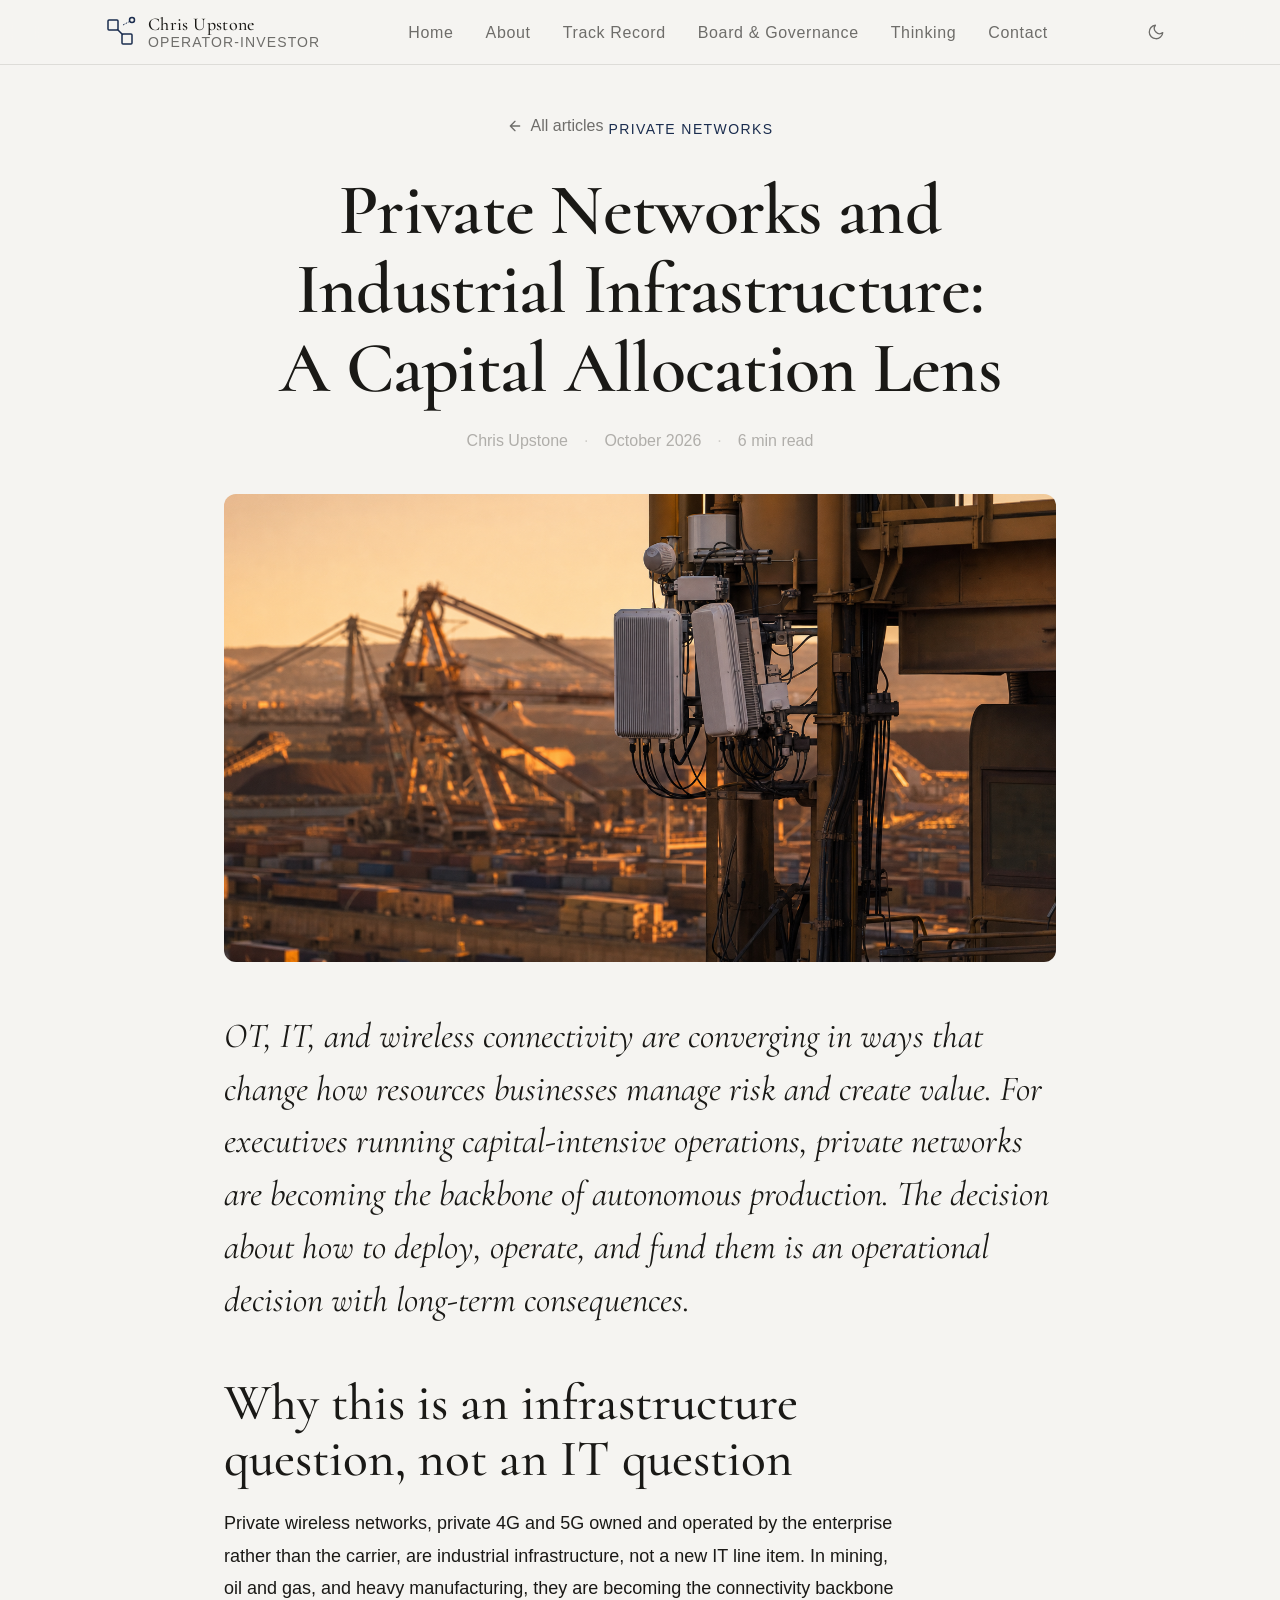
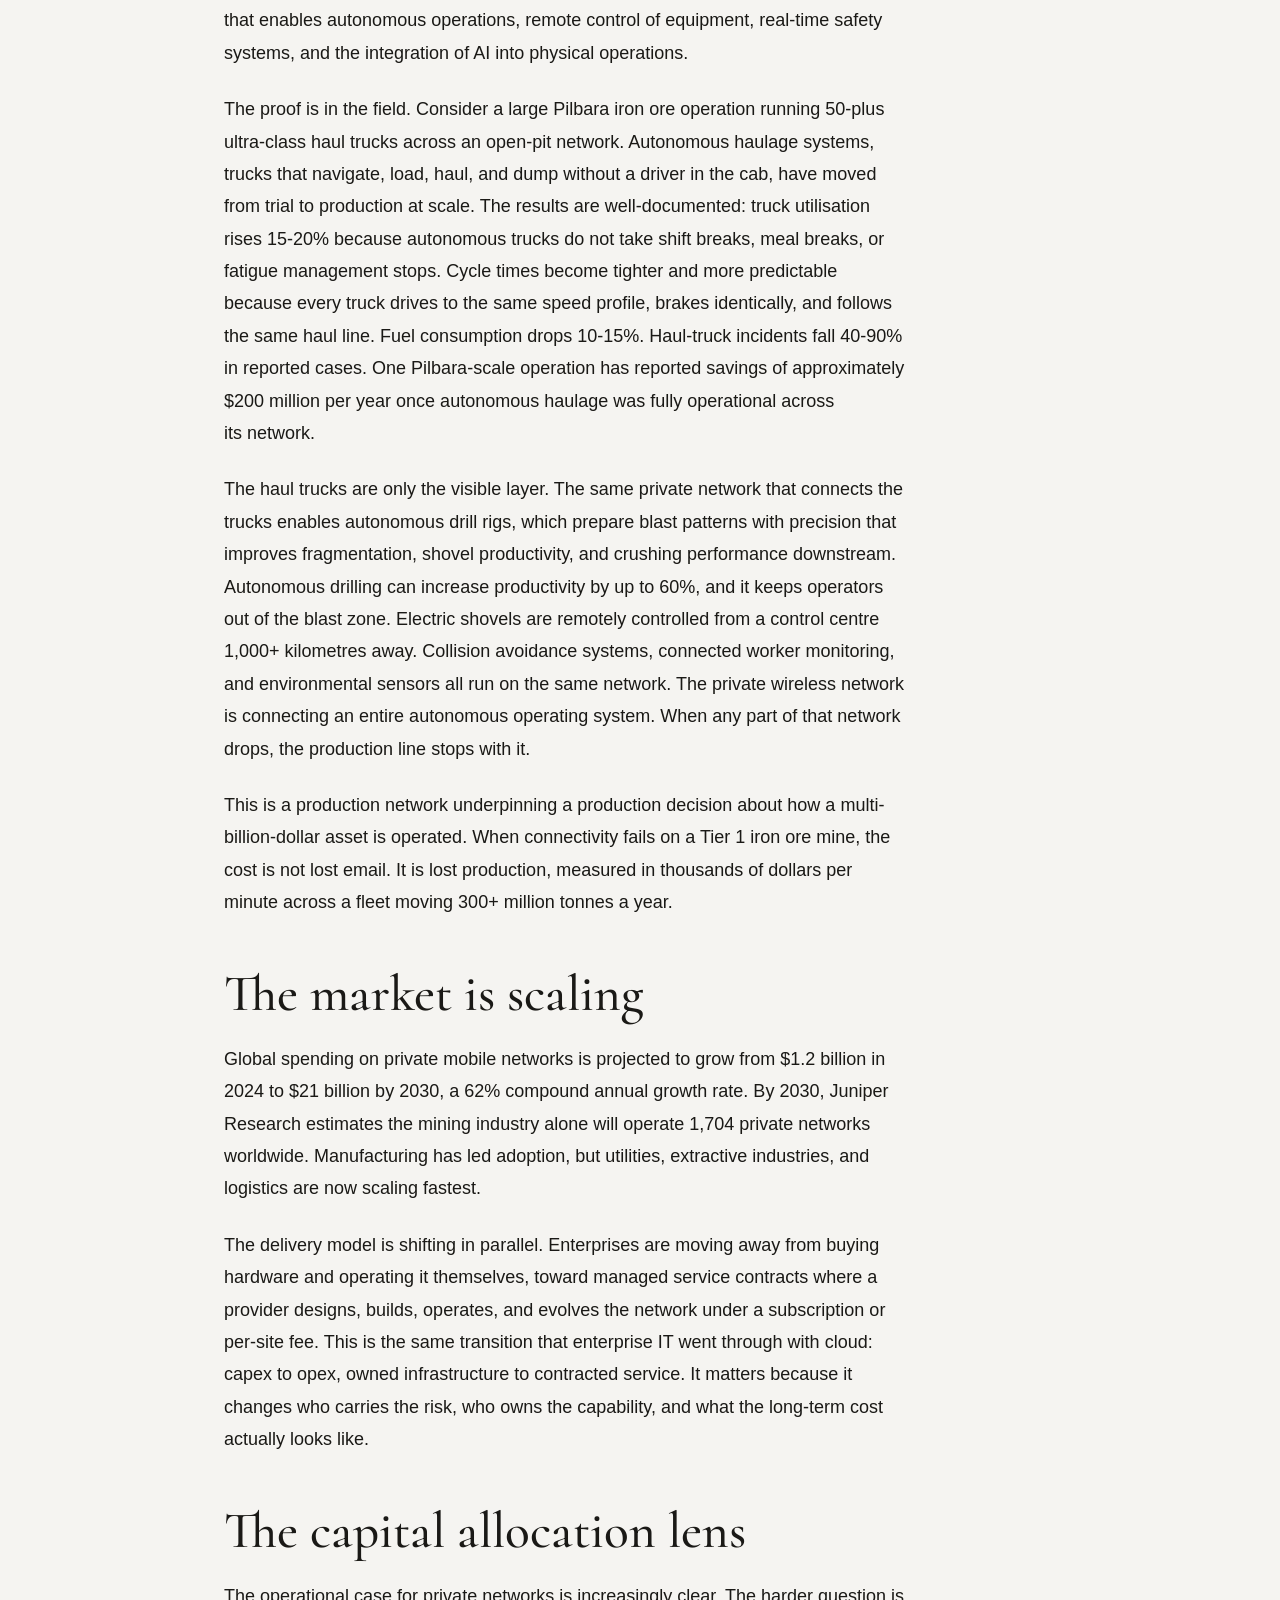
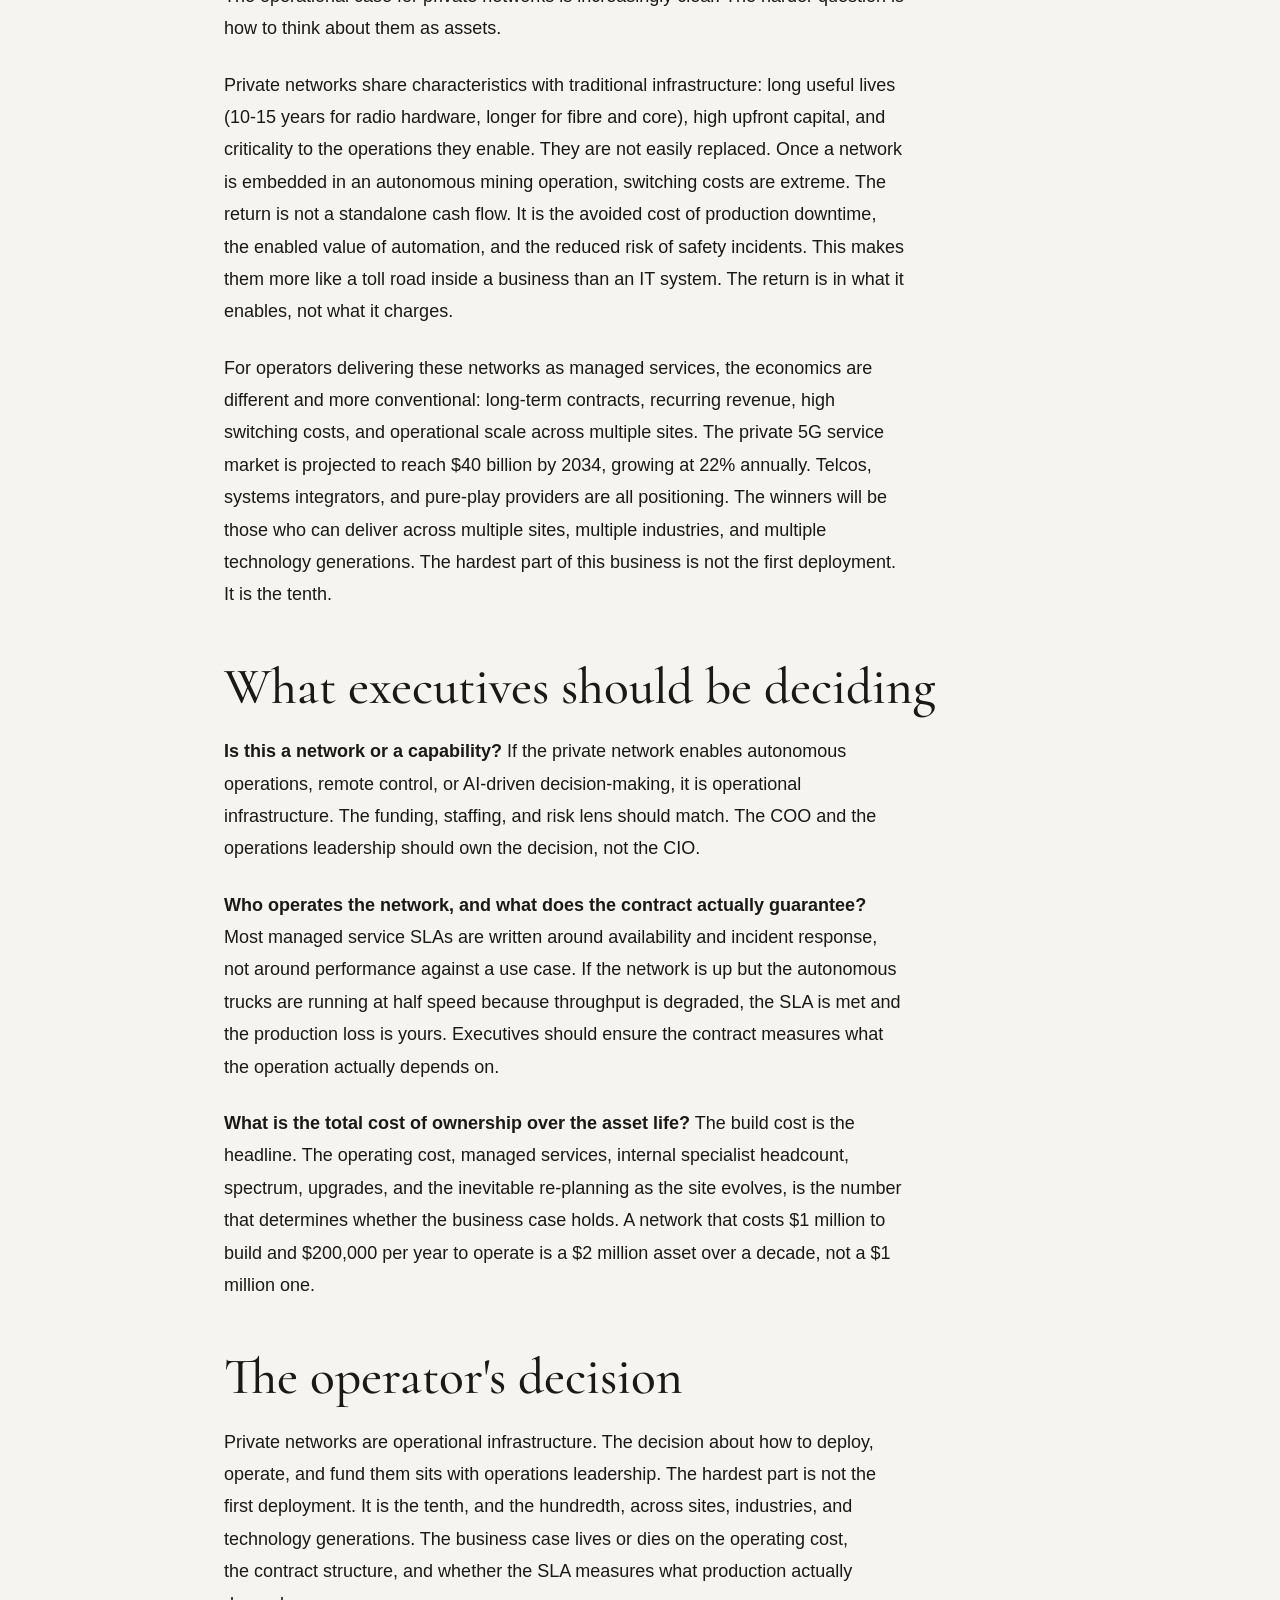
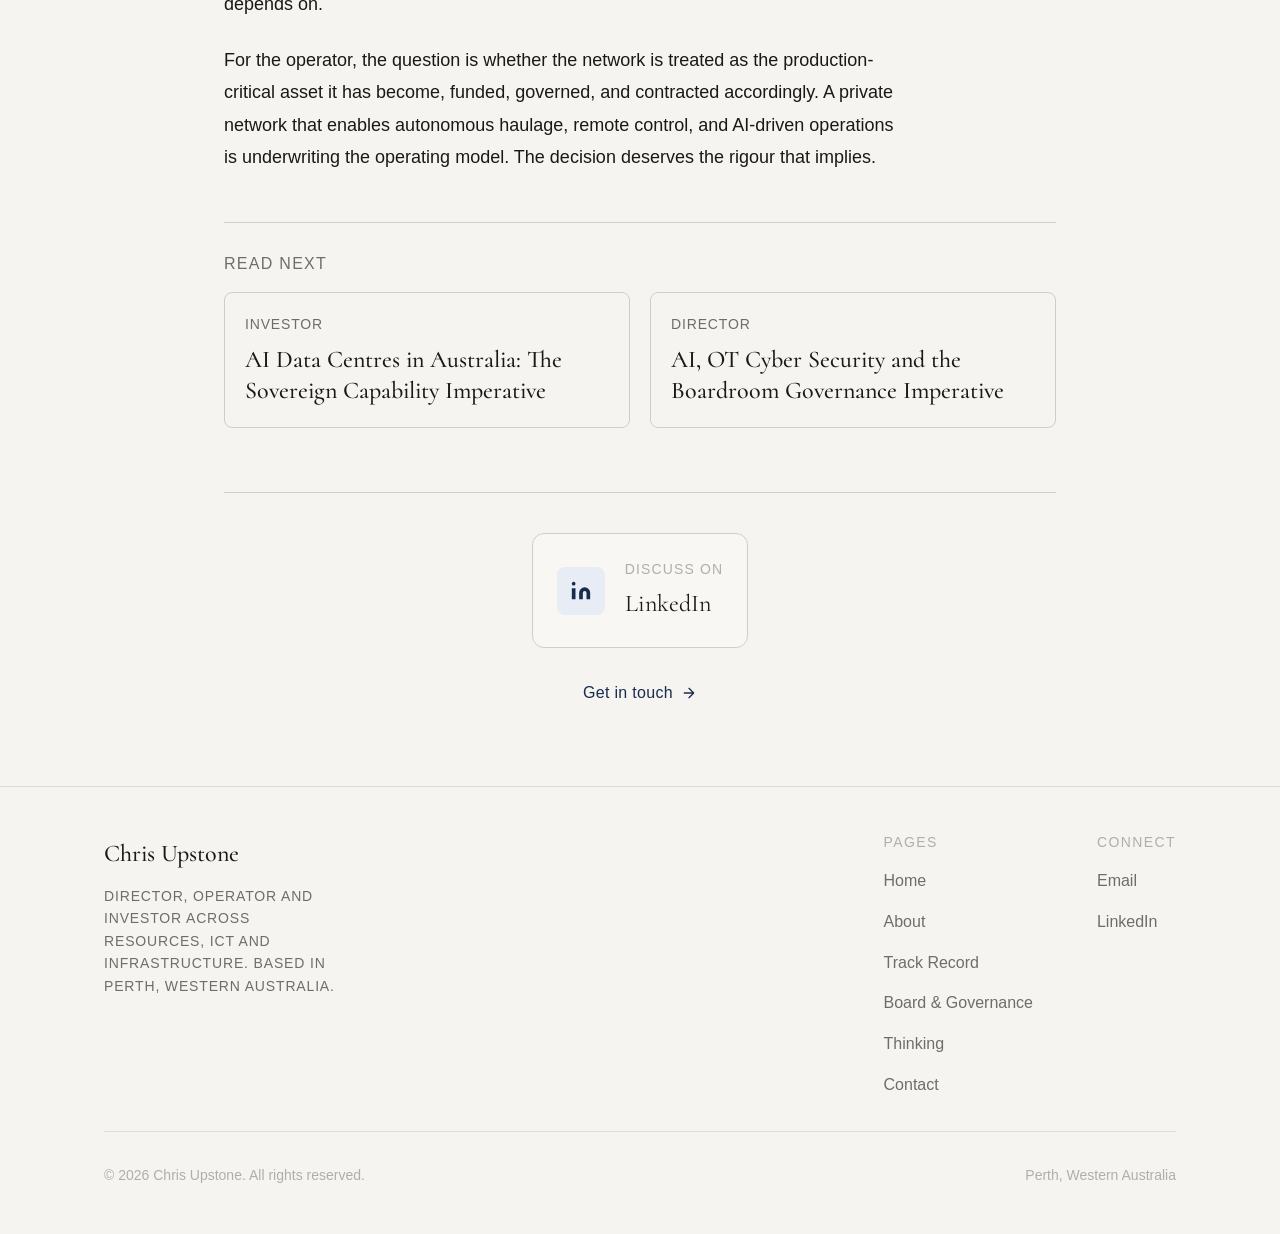
<file: articles/private-networks-capital-allocation.html>
<!DOCTYPE html>
<html lang="en" data-theme="light">
<head>
  <meta charset="UTF-8">
  <meta name="viewport" content="width=device-width, initial-scale=1.0">
  <title>Private Networks and Industrial Infrastructure: A Capital Allocation Lens — Chris Upstone</title>
  <meta name="description" content="Why private networks are a new class of infrastructure asset — and how executives should think about the deployment decision.">
  <meta property="og:type" content="article">
  <meta property="og:title" content="Private Networks and Industrial Infrastructure: A Capital Allocation Lens">
  <meta property="og:description" content="Why private networks are a new class of infrastructure asset — and how executives should think about the deployment decision.">
  <meta property="og:image" content="../assets/images/thinking-privatenetworks.png">
  <meta property="og:url" content="https://chrisupstone.me/articles/private-networks-capital-allocation.html">
  <meta name="twitter:card" content="summary_large_image">
  <meta name="twitter:title" content="Private Networks and Industrial Infrastructure: A Capital Allocation Lens">
  <meta name="twitter:description" content="Why private networks are a new class of infrastructure asset — and how executives should think about the deployment decision.">
  <meta name="twitter:image" content="https://chrisupstone.me/assets/images/thinking-privatenetworks.png">

  <!-- Structured data (Article) -->
  <script type="application/ld+json">
  {
    "@context": "https://schema.org",
    "@type": "Article",
    "headline": "Private Networks and Industrial Infrastructure: A Capital Allocation Lens",
    "description": "Why private networks are a new class of infrastructure asset — and how executives should think about the deployment decision.",
    "image": "https://chrisupstone.me/assets/images/thinking-privatenetworks.png",
    "url": "https://chrisupstone.me/articles/private-networks-capital-allocation.html",
    "datePublished": "2026-10-01",
    "dateModified": "2026-10-11",
    "articleSection": "Private Networks",
    "wordCount": 1500,
    "timeRequired": "PT6M",
    "author": {
      "@type": "Person",
      "name": "Chris Upstone",
      "url": "https://chrisupstone.me"
    },
    "publisher": {
      "@type": "Person",
      "name": "Chris Upstone",
      "url": "https://chrisupstone.me"
    },
    "mainEntityOfPage": {
      "@type": "WebPage",
      "@id": "https://chrisupstone.me/articles/private-networks-capital-allocation.html"
    }
  }
  </script>

  <link rel="icon" type="image/svg+xml" href="../assets/favicon.svg">

  <link rel="preconnect" href="https://fonts.googleapis.com">
  <link rel="preconnect" href="https://fonts.gstatic.com" crossorigin>
  <link href="https://fonts.googleapis.com/css2?family=Cormorant:ital,wght@0,400;0,500;0,600;1,400;1,500&display=swap" rel="stylesheet">
  <link href="https://api.fontshare.com/v2/css?f[]=switzer@300,400,500,600&display=swap" rel="stylesheet">

  <link rel="stylesheet" href="../base.css">
  <link rel="stylesheet" href="../style.css">
</head>
<body>
  <div class="page-wrapper">
    <div id="site-header"></div>

    <main class="page-content" id="main-content">

      <article class="article-view">
        <div class="container container--narrow">

          <header class="article-view__header">
            <a href="../thinking.html" class="back-link">
              <svg width="16" height="16" viewBox="0 0 24 24" fill="none" stroke="currentColor" stroke-width="2" stroke-linecap="round" stroke-linejoin="round" aria-hidden="true"><path d="M19 12H5M12 19l-7-7 7-7"/></svg>
              All articles
            </a>
            <span class="article-view__category">Private Networks</span>
            <h1 class="article-view__title">Private Networks and Industrial Infrastructure: A Capital Allocation Lens</h1>
            <div class="article-view__meta">
              <span>Chris Upstone</span>
              <span>October 2026</span>
              <span>6 min read</span>
            </div>
          </header>

          <figure class="article-view__figure">
            <img src="../assets/images/thinking-privatenetworks.png" alt="Industrial wireless network equipment at a mining port" loading="lazy">
          </figure>

          <div class="article-view__body">

            <p class="article-view__lede">
              OT, IT, and wireless connectivity are converging in ways that change how resources businesses manage risk and create value. For executives running capital-intensive operations, private networks are becoming the backbone of autonomous production. The decision about how to deploy, operate, and fund them is an operational decision with long-term consequences.
            </p>

            <h2>Why this is an infrastructure question, not an IT question</h2>

            <p>
              Private wireless networks, private 4G and 5G owned and operated by the enterprise rather than the carrier, are industrial infrastructure, not a new IT line item. In mining, oil and gas, and heavy manufacturing, they are becoming the connectivity backbone that enables autonomous operations, remote control of equipment, real-time safety systems, and the integration of AI into physical operations.
            </p>

            <p>
              The proof is in the field. Consider a large Pilbara iron ore operation running 50-plus ultra-class haul trucks across an open-pit network. Autonomous haulage systems, trucks that navigate, load, haul, and dump without a driver in the cab, have moved from trial to production at scale. The results are well-documented: truck utilisation rises 15-20% because autonomous trucks do not take shift breaks, meal breaks, or fatigue management stops. Cycle times become tighter and more predictable because every truck drives to the same speed profile, brakes identically, and follows the same haul line. Fuel consumption drops 10-15%. Haul-truck incidents fall 40-90% in reported cases. One Pilbara-scale operation has reported savings of approximately $200 million per year once autonomous haulage was fully operational across its network.
            </p>

            <p>
              The haul trucks are only the visible layer. The same private network that connects the trucks enables autonomous drill rigs, which prepare blast patterns with precision that improves fragmentation, shovel productivity, and crushing performance downstream. Autonomous drilling can increase productivity by up to 60%, and it keeps operators out of the blast zone. Electric shovels are remotely controlled from a control centre 1,000+ kilometres away. Collision avoidance systems, connected worker monitoring, and environmental sensors all run on the same network. The private wireless network is connecting an entire autonomous operating system. When any part of that network drops, the production line stops with it.
            </p>

            <p>
              This is a production network underpinning a production decision about how a multi-billion-dollar asset is operated. When connectivity fails on a Tier 1 iron ore mine, the cost is not lost email. It is lost production, measured in thousands of dollars per minute across a fleet moving 300+ million tonnes a year.
            </p>

            <h2>The market is scaling</h2>

            <p>
              Global spending on private mobile networks is projected to grow from $1.2 billion in 2024 to $21 billion by 2030, a 62% compound annual growth rate. By 2030, Juniper Research estimates the mining industry alone will operate 1,704 private networks worldwide. Manufacturing has led adoption, but utilities, extractive industries, and logistics are now scaling fastest.
            </p>

            <p>
              The delivery model is shifting in parallel. Enterprises are moving away from buying hardware and operating it themselves, toward managed service contracts where a provider designs, builds, operates, and evolves the network under a subscription or per-site fee. This is the same transition that enterprise IT went through with cloud: capex to opex, owned infrastructure to contracted service. It matters because it changes who carries the risk, who owns the capability, and what the long-term cost actually looks like.
            </p>

            <h2>The capital allocation lens</h2>

            <p>
              The operational case for private networks is increasingly clear. The harder question is how to think about them as assets.
            </p>

            <p>
              Private networks share characteristics with traditional infrastructure: long useful lives (10-15 years for radio hardware, longer for fibre and core), high upfront capital, and criticality to the operations they enable. They are not easily replaced. Once a network is embedded in an autonomous mining operation, switching costs are extreme. The return is not a standalone cash flow. It is the avoided cost of production downtime, the enabled value of automation, and the reduced risk of safety incidents. This makes them more like a toll road inside a business than an IT system. The return is in what it enables, not what it charges.
            </p>

            <p>
              For operators delivering these networks as managed services, the economics are different and more conventional: long-term contracts, recurring revenue, high switching costs, and operational scale across multiple sites. The private 5G service market is projected to reach $40 billion by 2034, growing at 22% annually. Telcos, systems integrators, and pure-play providers are all positioning. The winners will be those who can deliver across multiple sites, multiple industries, and multiple technology generations. The hardest part of this business is not the first deployment. It is the tenth.
            </p>

            <h2>What executives should be deciding</h2>

            <p>
              <strong>Is this a network or a capability?</strong> If the private network enables autonomous operations, remote control, or AI-driven decision-making, it is operational infrastructure. The funding, staffing, and risk lens should match. The COO and the operations leadership should own the decision, not the CIO.
            </p>

            <p>
              <strong>Who operates the network, and what does the contract actually guarantee?</strong> Most managed service SLAs are written around availability and incident response, not around performance against a use case. If the network is up but the autonomous trucks are running at half speed because throughput is degraded, the SLA is met and the production loss is yours. Executives should ensure the contract measures what the operation actually depends on.
            </p>

            <p>
              <strong>What is the total cost of ownership over the asset life?</strong> The build cost is the headline. The operating cost, managed services, internal specialist headcount, spectrum, upgrades, and the inevitable re-planning as the site evolves, is the number that determines whether the business case holds. A network that costs $1 million to build and $200,000 per year to operate is a $2 million asset over a decade, not a $1 million one.
            </p>

            <h2>The operator's decision</h2>

            <p>
              Private networks are operational infrastructure. The decision about how to deploy, operate, and fund them sits with operations leadership. The hardest part is not the first deployment. It is the tenth, and the hundredth, across sites, industries, and technology generations. The business case lives or dies on the operating cost, the contract structure, and whether the SLA measures what production actually depends on.
            </p>

            <p>
              For the operator, the question is whether the network is treated as the production-critical asset it has become, funded, governed, and contracted accordingly. A private network that enables autonomous haulage, remote control, and AI-driven operations is underwriting the operating model. The decision deserves the rigour that implies.
            </p>

          </div>

          <section class="article-view__read-next">
            <h3>Read next</h3>
            <div class="article-view__read-next-links">
              <a href="ai-data-centres-australia.html">
                <span>Investor</span>
                <strong>AI Data Centres in Australia: The Sovereign Capability Imperative</strong>
              </a>
              <a href="ai-ot-cyber-security-governance.html">
                <span>Director</span>
                <strong>AI, OT Cyber Security and the Boardroom Governance Imperative</strong>
              </a>
            </div>
          </section>

          <footer class="article-view__footer">
            <div class="article-view__share">
              <a href="https://www.linkedin.com/in/cupstone" target="_blank" rel="noopener noreferrer" class="contact-channel" style="max-width: 360px;">
                <div class="contact-channel__icon" aria-hidden="true">
                  <svg width="22" height="22" viewBox="0 0 24 24" fill="currentColor"><path d="M16 8a6 6 0 016 6v7h-4v-7a2 2 0 00-2-2 2 2 0 00-2 2v7h-4v-7a6 6 0 016-6z"/><rect x="2" y="9" width="4" height="12"/><circle cx="4" cy="4" r="2"/></svg>
                </div>
                <div>
                  <div class="contact-channel__label">Discuss on</div>
                  <div class="contact-channel__value">LinkedIn</div>
                </div>
              </a>
            </div>
            <a href="../contact.html" class="cta-link">
              Get in touch
              <svg width="16" height="16" viewBox="0 0 24 24" fill="none" stroke="currentColor" stroke-width="2" stroke-linecap="round" stroke-linejoin="round" aria-hidden="true"><path d="M5 12h14M12 5l7 7-7 7"/></svg>
            </a>
          </footer>

        </div>
      </article>

    </main>

    <div id="site-footer"></div>
  </div>

  <script src="../components.js"></script>
</body>
</html>
</file>
<file: base.css>
/* base.css — reset and foundational styles */
*,
*::before,
*::after {
  box-sizing: border-box;
  margin: 0;
  padding: 0;
}

html {
  -moz-text-size-adjust: none;
  -webkit-text-size-adjust: none;
  text-size-adjust: none;
  -webkit-font-smoothing: antialiased;
  -moz-osx-font-smoothing: grayscale;
  text-rendering: optimizeLegibility;
  scroll-behavior: smooth;
  hanging-punctuation: first last;
  scroll-padding-top: var(--space-16);
}

body {
  min-height: 100dvh;
  line-height: 1.6;
  font-family: var(--font-body, sans-serif);
  font-size: var(--text-base);
  color: var(--color-text);
  background-color: var(--color-bg);
  transition: background-color 0.3s ease, color 0.3s ease;
}

img, picture, video, canvas, svg {
  display: block;
  max-width: 100%;
  height: auto;
}

ul[role='list'], ol[role='list'] {
  list-style: none;
}

input, button, textarea, select {
  font: inherit;
  color: inherit;
}

h1, h2, h3, h4, h5, h6 {
  text-wrap: balance;
  line-height: 1.1;
}

p, li, figcaption {
  text-wrap: pretty;
  max-width: 72ch;
}

::selection {
  background: color-mix(in oklab, var(--color-primary), transparent 75%);
  color: var(--color-text);
}

:focus-visible {
  outline: 2px solid var(--color-primary);
  outline-offset: 3px;
  border-radius: var(--radius-sm);
}

@media (prefers-reduced-motion: reduce) {
  *, *::before, *::after {
    animation-duration: 0.01ms !important;
    animation-iteration-count: 1 !important;
    transition-duration: 0.01ms !important;
    scroll-behavior: auto !important;
  }
}

button {
  cursor: pointer;
  background: none;
  border: none;
}

a {
  color: inherit;
  text-decoration: none;
}

.sr-only {
  position: absolute;
  width: 1px;
  height: 1px;
  padding: 0;
  margin: -1px;
  overflow: hidden;
  clip: rect(0,0,0,0);
  white-space: nowrap;
  border-width: 0;
}
</file>
<file: style.css>
/* ====================================================
   STYLE.CSS — Design tokens, components, page styles
   ==================================================== */

/* -----------------------------------------------
   DESIGN TOKENS
   ----------------------------------------------- */
:root,
[data-theme='light'] {
  /* Type scale */
  --text-xs:   clamp(0.75rem,  0.7rem  + 0.25vw, 0.875rem);
  --text-sm:   clamp(0.875rem, 0.8rem  + 0.35vw, 1rem);
  --text-base: clamp(1rem,     0.95rem + 0.25vw, 1.125rem);
  --text-lg:   clamp(1.125rem, 1rem    + 0.75vw, 1.5rem);
  --text-xl:   clamp(1.5rem,   1.2rem  + 1.25vw, 2.25rem);
  --text-2xl:  clamp(2rem,     1.2rem  + 2.5vw,  3.5rem);
  --text-3xl:  clamp(2.5rem,   1rem    + 4vw,    5rem);
  --text-hero: clamp(3rem,     0.5rem  + 7vw,    7rem);

  /* Spacing (4px base) */
  --space-1:  0.25rem;
  --space-2:  0.5rem;
  --space-3:  0.75rem;
  --space-4:  1rem;
  --space-5:  1.25rem;
  --space-6:  1.5rem;
  --space-8:  2rem;
  --space-10: 2.5rem;
  --space-12: 3rem;
  --space-16: 4rem;
  --space-20: 5rem;
  --space-24: 6rem;
  --space-32: 8rem;

  /* Content widths */
  --content-narrow:  640px;
  --content-default: 960px;
  --content-wide:    1200px;

  /* Radius */
  --radius-sm: 0.25rem;
  --radius-md: 0.5rem;
  --radius-lg: 0.75rem;
  --radius-xl: 1rem;

  /* Transitions */
  --transition-fast: 150ms cubic-bezier(0.16, 1, 0.3, 1);
  --transition-interactive: 200ms cubic-bezier(0.16, 1, 0.3, 1);
  --transition-slow: 400ms cubic-bezier(0.16, 1, 0.3, 1);

  /* Fonts */
  --font-display: 'Cormorant', 'Georgia', serif;
  --font-body:    'Switzer', 'Helvetica Neue', sans-serif;
  --font-mono:    'JetBrains Mono', monospace;

  /* -----------------------------------------------
     LIGHT MODE PALETTE
     Concept: executive credibility, infrastructure,
     quiet luxury — cool slate with a warm stone base
     and deep navy as the identity anchor.
     ----------------------------------------------- */

  /* Surfaces — warm stone whites */
  --color-bg:              #f5f4f1;
  --color-surface:         #f8f7f4;
  --color-surface-2:       #fafaf8;
  --color-surface-offset:  #eeede9;
  --color-surface-dynamic: #e8e7e3;
  --color-divider:         #dddcd8;
  --color-border:          #d0ceca;

  /* Text */
  --color-text:         #1a1916;
  --color-text-muted:   #6e6d6a;
  --color-text-faint:   #b0aeaa;
  --color-text-inverse: #f5f4f1;

  /* Primary — deep midnight navy */
  --color-primary:           #1a2c4e;
  --color-primary-hover:     #0f1e36;
  --color-primary-active:    #08111f;
  --color-primary-highlight: #d0d8e6;
  --color-primary-subtle:    #e8edf5;

  /* Accent — antique brass / warm gold */
  --color-accent:           #a07840;
  --color-accent-hover:     #8a6230;
  --color-accent-active:    #6e4e24;
  --color-accent-highlight: #e8dcc8;

  /* Shadows */
  --shadow-sm: 0 1px 3px rgba(20, 25, 40, 0.06);
  --shadow-md: 0 4px 16px rgba(20, 25, 40, 0.08);
  --shadow-lg: 0 12px 40px rgba(20, 25, 40, 0.12);
}

/* DARK MODE */
[data-theme='dark'] {
  --color-bg:              #111213;
  --color-surface:         #161718;
  --color-surface-2:       #1b1c1e;
  --color-surface-offset:  #1d1e20;
  --color-surface-dynamic: #252729;
  --color-divider:         #2a2b2d;
  --color-border:          #353638;
  --color-text:             #d4d3d0;
  --color-text-muted:      #787775;
  --color-text-faint:      #505050;
  --color-text-inverse:    #111213;
  --color-primary:          #6b90c4;
  --color-primary-hover:   #5277a8;
  --color-primary-active:  #3d5e8a;
  --color-primary-highlight: #1e2d40;
  --color-primary-subtle:  #182030;
  --color-accent:           #c49a5a;
  --color-accent-hover:    #b08040;
  --color-accent-active:   #8a6030;
  --color-accent-highlight: #3a2e1e;
  --shadow-sm: 0 1px 3px rgba(0,0,0,0.25);
  --shadow-md: 0 4px 16px rgba(0,0,0,0.35);
  --shadow-lg: 0 12px 40px rgba(0,0,0,0.45);
}

/* System pref fallback */
@media (prefers-color-scheme: dark) {
  :root:not([data-theme]) {
    --color-bg:              #111213;
    --color-surface:         #161718;
    --color-surface-2:       #1b1c1e;
    --color-surface-offset:  #1d1e20;
    --color-surface-dynamic: #252729;
    --color-divider:         #2a2b2d;
    --color-border:          #353638;
    --color-text:             #d4d3d0;
    --color-text-muted:      #787775;
    --color-text-faint:      #505050;
    --color-text-inverse:    #111213;
    --color-primary:          #6b90c4;
    --color-primary-hover:   #5277a8;
    --color-primary-active:  #3d5e8a;
    --color-primary-highlight: #1e2d40;
    --color-primary-subtle:  #182030;
    --color-accent:           #c49a5a;
    --color-accent-hover:    #b08040;
    --color-accent-active:   #8a6030;
    --color-accent-highlight: #3a2e1e;
    --shadow-sm: 0 1px 3px rgba(0,0,0,0.25);
    --shadow-md: 0 4px 16px rgba(0,0,0,0.35);
    --shadow-lg: 0 12px 40px rgba(0,0,0,0.45);
  }
}

/* -----------------------------------------------
   LAYOUT UTILITIES
   ----------------------------------------------- */
.container {
  width: 100%;
  max-width: var(--content-wide);
  margin-inline: auto;
  padding-inline: clamp(var(--space-6), 5vw, var(--space-16));
}

.container--narrow {
  max-width: var(--content-default);
}

.container--text {
  max-width: var(--content-narrow);
}

/* -----------------------------------------------
   HEADER / NAVIGATION
   ----------------------------------------------- */
.site-header {
  position: sticky;
  top: 0;
  z-index: 100;
  background: color-mix(in oklab, var(--color-bg), transparent 10%);
  backdrop-filter: blur(16px);
  -webkit-backdrop-filter: blur(16px);
  border-bottom: 1px solid var(--color-divider);
  transition: transform 0.3s cubic-bezier(0.16,1,0.3,1),
              border-color 0.3s ease,
              background 0.3s ease;
}

.site-header--hidden {
  transform: translateY(-100%);
}

.nav-inner {
  display: flex;
  align-items: center;
  justify-content: space-between;
  height: 64px;
  gap: var(--space-8);
}

/* Logo mark */
.nav-logo {
  display: flex;
  align-items: center;
  gap: var(--space-3);
  flex-shrink: 0;
  transition: opacity var(--transition-fast);
}

.nav-logo:hover { opacity: 0.75; }

.nav-logo__mark {
  width: 32px;
  height: 32px;
  color: var(--color-primary);
  flex-shrink: 0;
}

.nav-logo__text {
  font-family: var(--font-display);
  font-size: 1.125rem;
  font-weight: 500;
  letter-spacing: 0.02em;
  color: var(--color-text);
  line-height: 1;
}

.nav-logo__text span {
  display: block;
  font-family: var(--font-body);
  font-size: var(--text-xs);
  font-weight: 400;
  letter-spacing: 0.08em;
  text-transform: uppercase;
  color: var(--color-text-muted);
  margin-top: 2px;
}

/* Primary nav links */
.nav-links {
  display: flex;
  align-items: center;
  gap: var(--space-8);
  list-style: none;
}

.nav-links a {
  font-family: var(--font-body);
  font-size: var(--text-sm);
  font-weight: 400;
  letter-spacing: 0.04em;
  color: var(--color-text-muted);
  transition: color var(--transition-fast);
  padding-block: var(--space-1);
  position: relative;
}

.nav-links a::after {
  content: '';
  position: absolute;
  bottom: -2px;
  left: 0;
  width: 0;
  height: 1px;
  background: var(--color-accent);
  transition: width var(--transition-interactive);
}

.nav-links a:hover { color: var(--color-text); }
.nav-links a:hover::after { width: 100%; }
.nav-links a.active { color: var(--color-text); }
.nav-links a.active::after { width: 100%; }

/* Nav actions */
.nav-actions {
  display: flex;
  align-items: center;
  gap: var(--space-3);
}

.theme-toggle {
  width: 40px;
  height: 40px;
  display: flex;
  align-items: center;
  justify-content: center;
  border-radius: var(--radius-md);
  color: var(--color-text-muted);
  transition: color var(--transition-fast), background var(--transition-fast);
}

.theme-toggle:hover {
  color: var(--color-text);
  background: var(--color-surface-offset);
}

/* Mobile hamburger */
.nav-toggle {
  display: none;
  width: 40px;
  height: 40px;
  flex-direction: column;
  align-items: center;
  justify-content: center;
  gap: 5px;
  border-radius: var(--radius-md);
  color: var(--color-text-muted);
  transition: color var(--transition-fast), background var(--transition-fast);
}

.nav-toggle:hover {
  color: var(--color-text);
  background: var(--color-surface-offset);
}

.nav-toggle span {
  display: block;
  width: 20px;
  height: 1.5px;
  background: currentColor;
  transition: transform 0.3s ease, opacity 0.3s ease;
}

.nav-toggle.open span:nth-child(1) { transform: translateY(6.5px) rotate(45deg); }
.nav-toggle.open span:nth-child(2) { opacity: 0; }
.nav-toggle.open span:nth-child(3) { transform: translateY(-6.5px) rotate(-45deg); }

/* Mobile nav overlay */
.nav-mobile {
  display: none;
  position: fixed;
  inset: 64px 0 0 0;
  background: var(--color-bg);
  z-index: 99;
  padding: var(--space-8);
  flex-direction: column;
  gap: var(--space-2);
  border-top: 1px solid var(--color-divider);
}

.nav-mobile.open {
  display: flex;
}

.nav-mobile a {
  font-family: var(--font-body);
  font-size: var(--text-lg);
  font-weight: 400;
  color: var(--color-text-muted);
  padding: var(--space-3) 0;
  border-bottom: 1px solid var(--color-divider);
  transition: color var(--transition-fast);
}

.nav-mobile a:hover,
.nav-mobile a.active {
  color: var(--color-text);
}

@media (max-width: 860px) {
  .nav-links { display: none; }
  .nav-toggle { display: flex; }
}

/* -----------------------------------------------
   FOOTER
   ----------------------------------------------- */
.site-footer {
  margin-top: auto;
  border-top: 1px solid var(--color-divider);
  padding-block: var(--space-12);
}

.footer-inner {
  display: flex;
  align-items: flex-start;
  justify-content: space-between;
  gap: var(--space-12);
  flex-wrap: wrap;
}

.footer-brand {
  display: flex;
  flex-direction: column;
  gap: var(--space-3);
}

.footer-brand__name {
  font-family: var(--font-display);
  font-size: var(--text-lg);
  font-weight: 500;
  color: var(--color-text);
}

.footer-brand__tagline {
  font-size: var(--text-xs);
  color: var(--color-text-muted);
  letter-spacing: 0.06em;
  text-transform: uppercase;
  max-width: 30ch;
}

.footer-links {
  display: flex;
  gap: var(--space-16);
  flex-wrap: wrap;
}

.footer-col h4 {
  font-family: var(--font-body);
  font-size: var(--text-xs);
  font-weight: 500;
  letter-spacing: 0.1em;
  text-transform: uppercase;
  color: var(--color-text-faint);
  margin-bottom: var(--space-4);
}

.footer-col ul {
  list-style: none;
  display: flex;
  flex-direction: column;
  gap: var(--space-3);
}

.footer-col ul li a {
  font-size: var(--text-sm);
  color: var(--color-text-muted);
  transition: color var(--transition-fast);
}

.footer-col ul li a:hover {
  color: var(--color-text);
}

.footer-bottom {
  display: flex;
  align-items: center;
  justify-content: space-between;
  flex-wrap: wrap;
  gap: var(--space-4);
  padding-top: var(--space-8);
  margin-top: var(--space-8);
  border-top: 1px solid var(--color-divider);
}

.footer-bottom p {
  font-size: var(--text-xs);
  color: var(--color-text-faint);
  max-width: none;
}

/* -----------------------------------------------
   PAGE WRAPPER
   ----------------------------------------------- */
.page-wrapper {
  display: flex;
  flex-direction: column;
  min-height: 100dvh;
}

.page-content {
  flex: 1;
}

/* -----------------------------------------------
   HERO SECTION
   ----------------------------------------------- */
.hero {
  position: relative;
  min-height: 90vh;
  display: flex;
  align-items: center;
  overflow: hidden;
}

.hero--short {
  min-height: 50vh;
  padding-block: clamp(var(--space-16), 10vw, var(--space-32));
}

.hero__bg {
  position: absolute;
  inset: 0;
  background: var(--color-surface);
  z-index: 0;
}

.hero__bg-image {
  position: absolute;
  inset: 0;
  object-fit: cover;
  width: 100%;
  height: 100%;
  opacity: 0.46;
}

[data-theme='dark'] .hero__bg-image {
  opacity: 0.42;
}

.hero__bg-overlay {
  position: absolute;
  inset: 0;
  background: linear-gradient(
    105deg,
    var(--color-surface) 0%,
    color-mix(in oklab, var(--color-surface), transparent 20%) 60%,
    color-mix(in oklab, var(--color-surface), transparent 60%) 100%
  );
}

.hero__content {
  position: relative;
  z-index: 1;
  padding-block: clamp(var(--space-16), 8vw, var(--space-32));
  width: 100%;
}

.hero__eyebrow {
  font-family: var(--font-body);
  font-size: var(--text-xs);
  font-weight: 500;
  letter-spacing: 0.12em;
  text-transform: uppercase;
  color: var(--color-accent);
  margin-bottom: var(--space-6);
  display: flex;
  align-items: center;
  gap: var(--space-3);
}

.hero__eyebrow::before {
  content: '';
  display: block;
  width: 32px;
  height: 1px;
  background: var(--color-accent);
}

.hero__headline {
  font-family: var(--font-display);
  font-size: var(--text-hero);
  font-weight: 400;
  line-height: 1.0;
  color: var(--color-text);
  max-width: 18ch;
  margin-bottom: var(--space-8);
  letter-spacing: -0.01em;
}

.hero__headline em {
  font-style: italic;
  color: var(--color-text-muted);
}

.hero__sub {
  font-family: var(--font-body);
  font-size: var(--text-base);
  color: var(--color-text-muted);
  line-height: 1.75;
  max-width: 60ch;
  margin-bottom: var(--space-12);
}

/* -----------------------------------------------
   PROOF POINTS / STATS BAR
   ----------------------------------------------- */
.proof-bar {
  border-top: 1px solid var(--color-divider);
  border-bottom: 1px solid var(--color-divider);
  padding-block: var(--space-8);
  background: var(--color-surface);
}

.proof-bar__inner {
  display: grid;
  grid-template-columns: repeat(auto-fit, minmax(200px, 1fr));
  gap: var(--space-8);
}

.proof-item {
  padding: var(--space-6) var(--space-8);
  border-right: 1px solid var(--color-divider);
}

.proof-item:last-child {
  border-right: none;
}

.proof-item__number {
  font-family: var(--font-display);
  font-size: var(--text-2xl);
  font-weight: 500;
  color: var(--color-primary);
  line-height: 1;
  margin-bottom: var(--space-2);
}

[data-theme='dark'] .proof-item__number {
  color: var(--color-accent);
}

.proof-item__label {
  font-size: var(--text-sm);
  color: var(--color-text-muted);
  line-height: 1.4;
}

@media (max-width: 700px) {
  .proof-item {
    border-right: none;
    border-bottom: 1px solid var(--color-divider);
    padding: var(--space-5) 0;
  }
  .proof-item:last-child { border-bottom: none; }
}

/* -----------------------------------------------
   SECTION STYLES
   ----------------------------------------------- */
.section {
  padding-block: clamp(var(--space-16), 8vw, var(--space-24));
}

.section--alt {
  background: var(--color-surface);
}

.section--dark {
  background: var(--color-primary);
  color: var(--color-text-inverse);
}

.section__label {
  font-family: var(--font-body);
  font-size: var(--text-xs);
  font-weight: 500;
  letter-spacing: 0.12em;
  text-transform: uppercase;
  color: var(--color-text-faint);
  margin-bottom: var(--space-4);
}

.section__title {
  font-family: var(--font-display);
  font-size: var(--text-2xl);
  font-weight: 400;
  line-height: 1.1;
  color: var(--color-text);
  margin-bottom: var(--space-6);
  letter-spacing: -0.01em;
}

.section__subtitle {
  font-size: var(--text-base);
  color: var(--color-text-muted);
  max-width: 60ch;
  line-height: 1.7;
  margin-bottom: var(--space-12);
}

/* -----------------------------------------------
   BOARD INTENT CALLOUT
   ----------------------------------------------- */
.board-intent {
  border-left: 3px solid var(--color-accent);
  padding: var(--space-8) var(--space-10);
  background: var(--color-primary-subtle);
  border-radius: 0 var(--radius-lg) var(--radius-lg) 0;
  margin-block: var(--space-12);
}

.board-intent p {
  font-family: var(--font-display);
  font-size: var(--text-lg);
  font-weight: 400;
  font-style: italic;
  line-height: 1.6;
  color: var(--color-text);
  max-width: 70ch;
}

[data-theme='dark'] .board-intent {
  background: color-mix(in oklab, var(--color-primary), transparent 80%);
}

/* -----------------------------------------------
   ROLE HISTORY (Homepage strip)
   ----------------------------------------------- */
.role-strip {
  display: flex;
  align-items: center;
  gap: var(--space-8);
  flex-wrap: wrap;
}

.role-chip {
  display: inline-flex;
  align-items: center;
  gap: var(--space-2);
  font-size: var(--text-xs);
  font-weight: 500;
  letter-spacing: 0.06em;
  text-transform: uppercase;
  color: var(--color-text-muted);
  padding: var(--space-2) var(--space-4);
  border: 1px solid var(--color-border);
  border-radius: var(--radius-full);
  background: var(--color-surface);
}

.role-chip__dot {
  width: 5px;
  height: 5px;
  border-radius: 50%;
  background: var(--color-accent);
  flex-shrink: 0;
}

/* -----------------------------------------------
   TWO-COLUMN ABOUT LAYOUT
   ----------------------------------------------- */
.about-grid {
  display: grid;
  grid-template-columns: 1fr 1fr;
  gap: clamp(var(--space-12), 6vw, var(--space-24));
  align-items: start;
}

@media (max-width: 768px) {
  .about-grid { grid-template-columns: 1fr; }
}

.about-image-block {
  position: relative;
  aspect-ratio: 4/5;
  border-radius: var(--radius-lg);
  overflow: hidden;
}

.about-image-block img {
  width: 100%;
  height: 100%;
  object-fit: cover;
}

.about-image-caption {
  position: absolute;
  bottom: var(--space-6);
  left: var(--space-6);
  right: var(--space-6);
  background: color-mix(in oklab, var(--color-text), transparent 10%);
  color: var(--color-text-inverse);
  padding: var(--space-4) var(--space-6);
  border-radius: var(--radius-md);
  font-size: var(--text-xs);
  line-height: 1.5;
}

.about-text {
  display: flex;
  flex-direction: column;
  gap: var(--space-6);
}

.about-text p {
  font-size: var(--text-base);
  color: var(--color-text-muted);
  line-height: 1.8;
}

.about-text p:first-of-type {
  font-family: var(--font-display);
  font-size: var(--text-lg);
  color: var(--color-text);
  line-height: 1.5;
  font-style: italic;
}

/* -----------------------------------------------
   CAREER TIMELINE
   ----------------------------------------------- */
.career-list {
  display: flex;
  flex-direction: column;
  gap: 0;
}

.career-item {
  display: grid;
  grid-template-columns: 160px 1fr;
  gap: var(--space-8);
  padding-block: var(--space-8);
  border-bottom: 1px solid var(--color-divider);
  position: relative;
}

.career-item:first-child { padding-top: 0; }
.career-item:last-child { border-bottom: none; }

.career-item__meta {
  display: flex;
  flex-direction: column;
  gap: var(--space-1);
  padding-top: var(--space-1);
}

.career-item__years {
  font-size: var(--text-xs);
  color: var(--color-text-faint);
  letter-spacing: 0.06em;
  font-variant-numeric: tabular-nums;
}

.career-item__co {
  font-size: var(--text-xs);
  font-weight: 500;
  letter-spacing: 0.08em;
  text-transform: uppercase;
  color: var(--color-accent);
}

.career-item__content {}

.career-item__role {
  font-family: var(--font-display);
  font-size: var(--text-lg);
  font-weight: 500;
  color: var(--color-text);
  margin-bottom: var(--space-3);
  line-height: 1.2;
}

.career-item__desc {
  font-size: var(--text-sm);
  color: var(--color-text-muted);
  line-height: 1.7;
}

@media (max-width: 640px) {
  .career-item {
    grid-template-columns: 1fr;
    gap: var(--space-2);
  }
}

/* -----------------------------------------------
   TRACK RECORD — TWO LANE
   ----------------------------------------------- */
.track-lanes {
  display: grid;
  grid-template-columns: 1fr 1fr;
  gap: var(--space-1);
  border: 1px solid var(--color-divider);
  border-radius: var(--radius-lg);
  overflow: hidden;
}

.track-lane {
  padding: clamp(var(--space-10), 5vw, var(--space-16));
}

.track-lane:first-child {
  border-right: 1px solid var(--color-divider);
  background: var(--color-surface);
}

.track-lane:last-child {
  background: var(--color-surface-2);
}

.track-lane__header {
  margin-bottom: var(--space-10);
}

.track-lane__label {
  font-family: var(--font-body);
  font-size: var(--text-xs);
  font-weight: 500;
  letter-spacing: 0.12em;
  text-transform: uppercase;
  color: var(--color-text-faint);
  margin-bottom: var(--space-3);
}

.track-lane__title {
  font-family: var(--font-display);
  font-size: var(--text-xl);
  font-weight: 500;
  color: var(--color-text);
  line-height: 1.1;
}

@media (max-width: 860px) {
  .track-lanes {
    grid-template-columns: 1fr;
  }
  .track-lane:first-child {
    border-right: none;
    border-bottom: 1px solid var(--color-divider);
  }
}

/* Case study cards */
.case-studies {
  display: flex;
  flex-direction: column;
  gap: var(--space-8);
}

.case-card {
  border: 1px solid var(--color-border);
  border-radius: var(--radius-lg);
  padding: var(--space-8);
  background: var(--color-bg);
  transition: border-color var(--transition-interactive), box-shadow var(--transition-interactive);
}

.case-card:hover {
  border-color: var(--color-primary-highlight);
  box-shadow: var(--shadow-md);
}

[data-theme='dark'] .case-card {
  background: var(--color-surface-offset);
}

[data-theme='dark'] .case-card:hover {
  border-color: var(--color-primary);
}

.case-card__title {
  font-family: var(--font-display);
  font-size: var(--text-lg);
  font-weight: 500;
  color: var(--color-text);
  margin-bottom: var(--space-4);
}

.case-card__meta {
  display: flex;
  flex-wrap: wrap;
  gap: var(--space-2);
  margin-bottom: var(--space-5);
}

.case-tag {
  font-size: var(--text-xs);
  font-weight: 500;
  letter-spacing: 0.06em;
  color: var(--color-text-faint);
  padding: 3px var(--space-3);
  border: 1px solid var(--color-border);
  border-radius: var(--radius-full);
  text-transform: uppercase;
}

.case-card__rows {
  display: flex;
  flex-direction: column;
  gap: var(--space-4);
}

.case-row__label {
  font-size: var(--text-xs);
  font-weight: 500;
  letter-spacing: 0.08em;
  text-transform: uppercase;
  color: var(--color-accent);
  margin-bottom: var(--space-1);
}

.case-row__text {
  font-size: var(--text-sm);
  color: var(--color-text-muted);
  line-height: 1.6;
}

/* Investment themes */
.invest-themes {
  display: flex;
  flex-direction: column;
  gap: var(--space-5);
}

.invest-theme {
  display: flex;
  align-items: flex-start;
  gap: var(--space-5);
  padding-bottom: var(--space-5);
  border-bottom: 1px solid var(--color-divider);
}

.invest-theme:last-child { border-bottom: none; }

.invest-theme__icon {
  width: 44px;
  height: 44px;
  border-radius: var(--radius-md);
  background: var(--color-primary-subtle);
  display: flex;
  align-items: center;
  justify-content: center;
  flex-shrink: 0;
  color: var(--color-primary);
}

[data-theme='dark'] .invest-theme__icon {
  background: color-mix(in oklab, var(--color-primary), transparent 80%);
}

.invest-theme__content {}

.invest-theme__title {
  font-family: var(--font-body);
  font-size: var(--text-sm);
  font-weight: 600;
  color: var(--color-text);
  margin-bottom: var(--space-1);
}

.invest-theme__desc {
  font-size: var(--text-sm);
  color: var(--color-text-muted);
  line-height: 1.6;
}

/* -----------------------------------------------
   BOARD & GOVERNANCE PAGE
   ----------------------------------------------- */
.skills-grid {
  display: grid;
  grid-template-columns: repeat(auto-fill, minmax(260px, 1fr));
  gap: var(--space-5);
}

.skill-card {
  padding: var(--space-6) var(--space-8);
  border: 1px solid var(--color-border);
  border-radius: var(--radius-lg);
  background: var(--color-surface);
  transition: border-color var(--transition-interactive);
}

.skill-card:hover {
  border-color: var(--color-primary);
}

.skill-card__icon {
  width: 36px;
  height: 36px;
  border-radius: var(--radius-md);
  background: var(--color-primary-subtle);
  display: flex;
  align-items: center;
  justify-content: center;
  color: var(--color-primary);
  margin-bottom: var(--space-4);
}

[data-theme='dark'] .skill-card__icon {
  background: color-mix(in oklab, var(--color-primary), transparent 75%);
}

.skill-card__title {
  font-family: var(--font-body);
  font-size: var(--text-sm);
  font-weight: 600;
  color: var(--color-text);
  margin-bottom: var(--space-2);
}

.skill-card__desc {
  font-size: var(--text-sm);
  color: var(--color-text-muted);
  line-height: 1.6;
}

.industries-list {
  display: flex;
  flex-wrap: wrap;
  gap: var(--space-3);
}

.industry-pill {
  display: inline-flex;
  align-items: center;
  gap: var(--space-2);
  font-size: var(--text-sm);
  font-weight: 500;
  color: var(--color-text);
  padding: var(--space-3) var(--space-5);
  border: 1px solid var(--color-border);
  border-radius: var(--radius-full);
  background: var(--color-surface);
  transition: border-color var(--transition-fast), background var(--transition-fast);
}

.industry-pill:hover {
  border-color: var(--color-primary);
  background: var(--color-primary-subtle);
}

/* -----------------------------------------------
   THINKING PAGE — ARTICLE INDEX
   ----------------------------------------------- */
.articles-grid {
  display: grid;
  grid-template-columns: repeat(auto-fill, minmax(320px, 1fr));
  gap: var(--space-8);
}

.article-card {
  display: flex;
  flex-direction: column;
  border: 1px solid var(--color-border);
  border-radius: var(--radius-lg);
  overflow: hidden;
  background: var(--color-surface);
  transition: border-color var(--transition-interactive), box-shadow var(--transition-interactive), transform var(--transition-interactive);
}

.article-card:hover {
  border-color: var(--color-primary-highlight);
  box-shadow: var(--shadow-md);
  transform: translateY(-2px);
}

[data-theme='dark'] .article-card:hover {
  border-color: var(--color-primary);
}

.article-card__image {
  aspect-ratio: 16/9;
  overflow: hidden;
  background: var(--color-surface-offset);
}

.article-card__image img {
  width: 100%;
  height: 100%;
  object-fit: cover;
  transition: transform 0.5s cubic-bezier(0.16,1,0.3,1);
}

.article-card:hover .article-card__image img {
  transform: scale(1.04);
}

.article-card__body {
  padding: var(--space-6) var(--space-8);
  display: flex;
  flex-direction: column;
  gap: var(--space-3);
  flex: 1;
}

.article-card__category {
  font-size: var(--text-xs);
  font-weight: 500;
  letter-spacing: 0.1em;
  text-transform: uppercase;
  color: var(--color-accent);
}

.article-card__title {
  font-family: var(--font-display);
  font-size: var(--text-lg);
  font-weight: 500;
  color: var(--color-text);
  line-height: 1.25;
}

.article-card__excerpt {
  font-size: var(--text-sm);
  color: var(--color-text-muted);
  line-height: 1.65;
  flex: 1;
}

.article-card__footer {
  padding: var(--space-5) var(--space-8);
  border-top: 1px solid var(--color-divider);
  display: flex;
  align-items: center;
  justify-content: space-between;
}

.article-card__date {
  font-size: var(--text-xs);
  color: var(--color-text-faint);
  letter-spacing: 0.04em;
}

.article-card__read-time {
  font-size: var(--text-xs);
  color: var(--color-text-faint);
}

/* Article coming-soon state */
.article-card--upcoming {
  opacity: 0.65;
}

.article-card--upcoming .article-card__category {
  color: var(--color-text-faint);
}

.upcoming-badge {
  display: inline-block;
  font-size: var(--text-xs);
  font-weight: 500;
  color: var(--color-text-faint);
  border: 1px solid var(--color-border);
  border-radius: var(--radius-full);
  padding: 2px var(--space-3);
  letter-spacing: 0.06em;
}

/* -----------------------------------------------
   CONTACT PAGE
   ----------------------------------------------- */
.contact-layout {
  display: grid;
  grid-template-columns: 1fr 1fr;
  gap: clamp(var(--space-12), 6vw, var(--space-24));
  align-items: start;
}

@media (max-width: 768px) {
  .contact-layout { grid-template-columns: 1fr; }
}

.contact-channels {
  display: flex;
  flex-direction: column;
  gap: var(--space-6);
}

.contact-channel {
  display: flex;
  align-items: center;
  gap: var(--space-5);
  padding: var(--space-6);
  border: 1px solid var(--color-border);
  border-radius: var(--radius-lg);
  background: var(--color-surface);
  transition: border-color var(--transition-interactive), box-shadow var(--transition-interactive);
  text-decoration: none;
}

.contact-channel:hover {
  border-color: var(--color-primary);
  box-shadow: var(--shadow-sm);
}

.contact-channel__icon {
  width: 48px;
  height: 48px;
  border-radius: var(--radius-md);
  background: var(--color-primary-subtle);
  display: flex;
  align-items: center;
  justify-content: center;
  color: var(--color-primary);
  flex-shrink: 0;
}

[data-theme='dark'] .contact-channel__icon {
  background: color-mix(in oklab, var(--color-primary), transparent 75%);
}

.contact-channel__label {
  font-size: var(--text-xs);
  font-weight: 500;
  letter-spacing: 0.08em;
  text-transform: uppercase;
  color: var(--color-text-faint);
  margin-bottom: var(--space-1);
}

.contact-channel__value {
  font-family: var(--font-display);
  font-size: var(--text-lg);
  color: var(--color-text);
}

.contact-intent {
  font-family: var(--font-display);
  font-size: var(--text-xl);
  font-weight: 400;
  font-style: italic;
  line-height: 1.4;
  color: var(--color-text);
  margin-bottom: var(--space-8);
}

.contact-note {
  font-size: var(--text-sm);
  color: var(--color-text-muted);
  line-height: 1.75;
}

/* -----------------------------------------------
   PAGE HERO (inner pages)
   ----------------------------------------------- */
.page-hero {
  padding-block: clamp(var(--space-16), 8vw, var(--space-24));
  border-bottom: 1px solid var(--color-divider);
  background: var(--color-surface);
}

.page-hero__label {
  font-family: var(--font-body);
  font-size: var(--text-xs);
  font-weight: 500;
  letter-spacing: 0.12em;
  text-transform: uppercase;
  color: var(--color-accent);
  margin-bottom: var(--space-5);
  display: flex;
  align-items: center;
  gap: var(--space-3);
}

.page-hero__label::before {
  content: '';
  display: block;
  width: 24px;
  height: 1px;
  background: var(--color-accent);
}

.page-hero__title {
  font-family: var(--font-display);
  font-size: var(--text-3xl);
  font-weight: 400;
  line-height: 1.05;
  color: var(--color-text);
  max-width: 20ch;
  letter-spacing: -0.01em;
}

.page-hero__desc {
  font-size: var(--text-base);
  color: var(--color-text-muted);
  line-height: 1.75;
  max-width: 58ch;
  margin-top: var(--space-6);
}

/* -----------------------------------------------
   DIVIDER LINE
   ----------------------------------------------- */
.divider {
  width: 100%;
  height: 1px;
  background: var(--color-divider);
  margin-block: var(--space-12);
}

/* -----------------------------------------------
   INLINE LINK / CTA
   ----------------------------------------------- */
.cta-link {
  display: inline-flex;
  align-items: center;
  gap: var(--space-2);
  font-size: var(--text-sm);
  font-weight: 500;
  color: var(--color-primary);
  letter-spacing: 0.02em;
  transition: gap var(--transition-fast), color var(--transition-fast);
}

.cta-link:hover {
  color: var(--color-primary-hover);
  gap: var(--space-3);
}

[data-theme='dark'] .cta-link { color: var(--color-primary); }
[data-theme='dark'] .cta-link:hover { color: var(--color-accent); }

/* -----------------------------------------------
   GOVERNANCE CREDENTIAL CARD
   ----------------------------------------------- */
.credential-card {
  display: flex;
  align-items: flex-start;
  gap: var(--space-6);
  padding: var(--space-8) var(--space-10);
  border: 1px solid var(--color-border);
  border-radius: var(--radius-lg);
  background: var(--color-surface);
  border-left: 4px solid var(--color-accent);
}

.credential-card__body {}

.credential-card__title {
  font-family: var(--font-display);
  font-size: var(--text-lg);
  font-weight: 500;
  color: var(--color-text);
  margin-bottom: var(--space-2);
}

.credential-card__meta {
  font-size: var(--text-sm);
  color: var(--color-text-muted);
  line-height: 1.6;
}

/* -----------------------------------------------
   SCROLL REVEAL ANIMATION
   ----------------------------------------------- */
.reveal {
  opacity: 0;
  transform: translateY(16px);
  transition:
    opacity 0.6s cubic-bezier(0.16, 1, 0.3, 1),
    transform 0.6s cubic-bezier(0.16, 1, 0.3, 1);
}

.reveal.visible {
  opacity: 1;
  transform: translateY(0);
}

.reveal--delay-1 { transition-delay: 0.1s; }
.reveal--delay-2 { transition-delay: 0.2s; }
.reveal--delay-3 { transition-delay: 0.3s; }
.reveal--delay-4 { transition-delay: 0.4s; }

/* -----------------------------------------------
   ACTIVE PAGE INDICATOR
   ----------------------------------------------- */
.active-page-dot {
  display: inline-block;
  width: 4px;
  height: 4px;
  border-radius: 50%;
  background: var(--color-accent);
  margin-right: var(--space-2);
}

/* -----------------------------------------------
   ARTICLE CARD LINK WRAPPER
   ----------------------------------------------- */
.article-card-link {
  text-decoration: none;
  color: inherit;
  display: block;
}

.article-card-link .article-card {
  transition: transform 0.3s ease, box-shadow 0.3s ease;
}

.article-card-link:hover .article-card {
  transform: translateY(-4px);
}

/* -----------------------------------------------
   ARTICLE VIEW PAGE
   ----------------------------------------------- */
.article-view {
  padding-top: var(--space-12);
  padding-bottom: var(--space-20);
}

.article-view__header {
  margin-bottom: var(--space-10);
  text-align: center;
}

.back-link {
  display: inline-flex;
  align-items: center;
  gap: var(--space-2);
  font-size: var(--text-sm);
  color: var(--color-text-muted);
  text-decoration: none;
  margin-bottom: var(--space-8);
  transition: color 0.2s ease;
}

.back-link:hover {
  color: var(--color-primary);
}

.article-view__category {
  display: inline-block;
  font-family: var(--font-body);
  font-size: var(--text-xs);
  font-weight: 500;
  letter-spacing: 0.1em;
  text-transform: uppercase;
  color: var(--color-primary);
  margin-bottom: var(--space-4);
}

.article-view__title {
  font-family: var(--font-display);
  font-size: clamp(2.5rem, 1rem + 5vw, 4.5rem);
  font-weight: 600;
  line-height: 1.1;
  letter-spacing: -0.01em;
  color: var(--color-text);
  margin-bottom: var(--space-5);
}

.article-view__meta {
  display: flex;
  justify-content: center;
  gap: var(--space-4);
  font-size: var(--text-sm);
  color: var(--color-text-faint);
}

.article-view__meta span {
  display: inline-flex;
  align-items: center;
}

.article-view__meta span:not(:last-child)::after {
  content: '·';
  margin-left: var(--space-4);
  color: var(--color-border);
}

.article-view__figure {
  margin: 0 0 var(--space-12);
  border-radius: var(--radius-lg);
  overflow: hidden;
  aspect-ratio: 16/9;
}

.article-view__figure img {
  width: 100%;
  height: 100%;
  object-fit: cover;
}

.article-view__body {
  font-size: var(--text-base);
  line-height: 1.8;
  color: var(--color-text);
}

.article-view__lede {
  font-family: var(--font-display);
  font-size: var(--text-xl);
  font-style: italic;
  line-height: 1.5;
  color: var(--color-text);
  margin-bottom: var(--space-10);
  max-width: 58ch;
}

.article-view__body h2 {
  font-family: var(--font-display);
  font-size: var(--text-2xl);
  font-weight: 500;
  color: var(--color-text);
  margin-top: var(--space-12);
  margin-bottom: var(--space-5);
}

.article-view__body p {
  margin-bottom: var(--space-6);
  max-width: 68ch;
}

.article-view__body strong {
  font-weight: 600;
  color: var(--color-text);
}

.article-view__footer {
  margin-top: var(--space-16);
  padding-top: var(--space-10);
  border-top: 1px solid var(--color-border);
  display: flex;
  flex-direction: column;
  align-items: center;
  gap: var(--space-8);
}

.article-view__read-next {
  margin-top: var(--space-12);
  padding-top: var(--space-8);
  border-top: 1px solid var(--color-border);
}

.article-view__read-next h3 {
  font-family: 'Switzer', sans-serif;
  font-size: var(--text-sm);
  font-weight: 500;
  color: var(--color-text-muted);
  text-transform: uppercase;
  letter-spacing: 0.08em;
  margin-bottom: var(--space-5);
}

.article-view__read-next-links {
  display: grid;
  grid-template-columns: 1fr 1fr;
  gap: var(--space-5);
}

.article-view__read-next-links a {
  display: block;
  padding: var(--space-5);
  border: 1px solid var(--color-border);
  border-radius: 8px;
  text-decoration: none;
  color: var(--color-text);
  transition: border-color 0.2s ease, box-shadow 0.2s ease;
}

.article-view__read-next-links a:hover {
  border-color: var(--color-accent, #c9a96e);
  box-shadow: 0 2px 8px rgba(0,0,0,0.06);
}

.article-view__read-next-links a span {
  display: block;
  font-family: 'Switzer', sans-serif;
  font-size: var(--text-xs);
  font-weight: 500;
  color: var(--color-text-muted);
  text-transform: uppercase;
  letter-spacing: 0.06em;
  margin-bottom: var(--space-2);
}

.article-view__read-next-links a strong {
  font-family: 'Cormorant', serif;
  font-size: var(--text-lg);
  font-weight: 500;
  line-height: 1.3;
}

@media (max-width: 640px) {
  .article-view__read-next-links {
    grid-template-columns: 1fr;
  }
}

.article-view__share {
  display: flex;
  justify-content: center;
}

@media (max-width: 768px) {
  .article-view__meta {
    flex-direction: column;
    gap: var(--space-2);
  }
  .article-view__meta span:not(:last-child)::after {
    display: none;
  }
}
</file>
